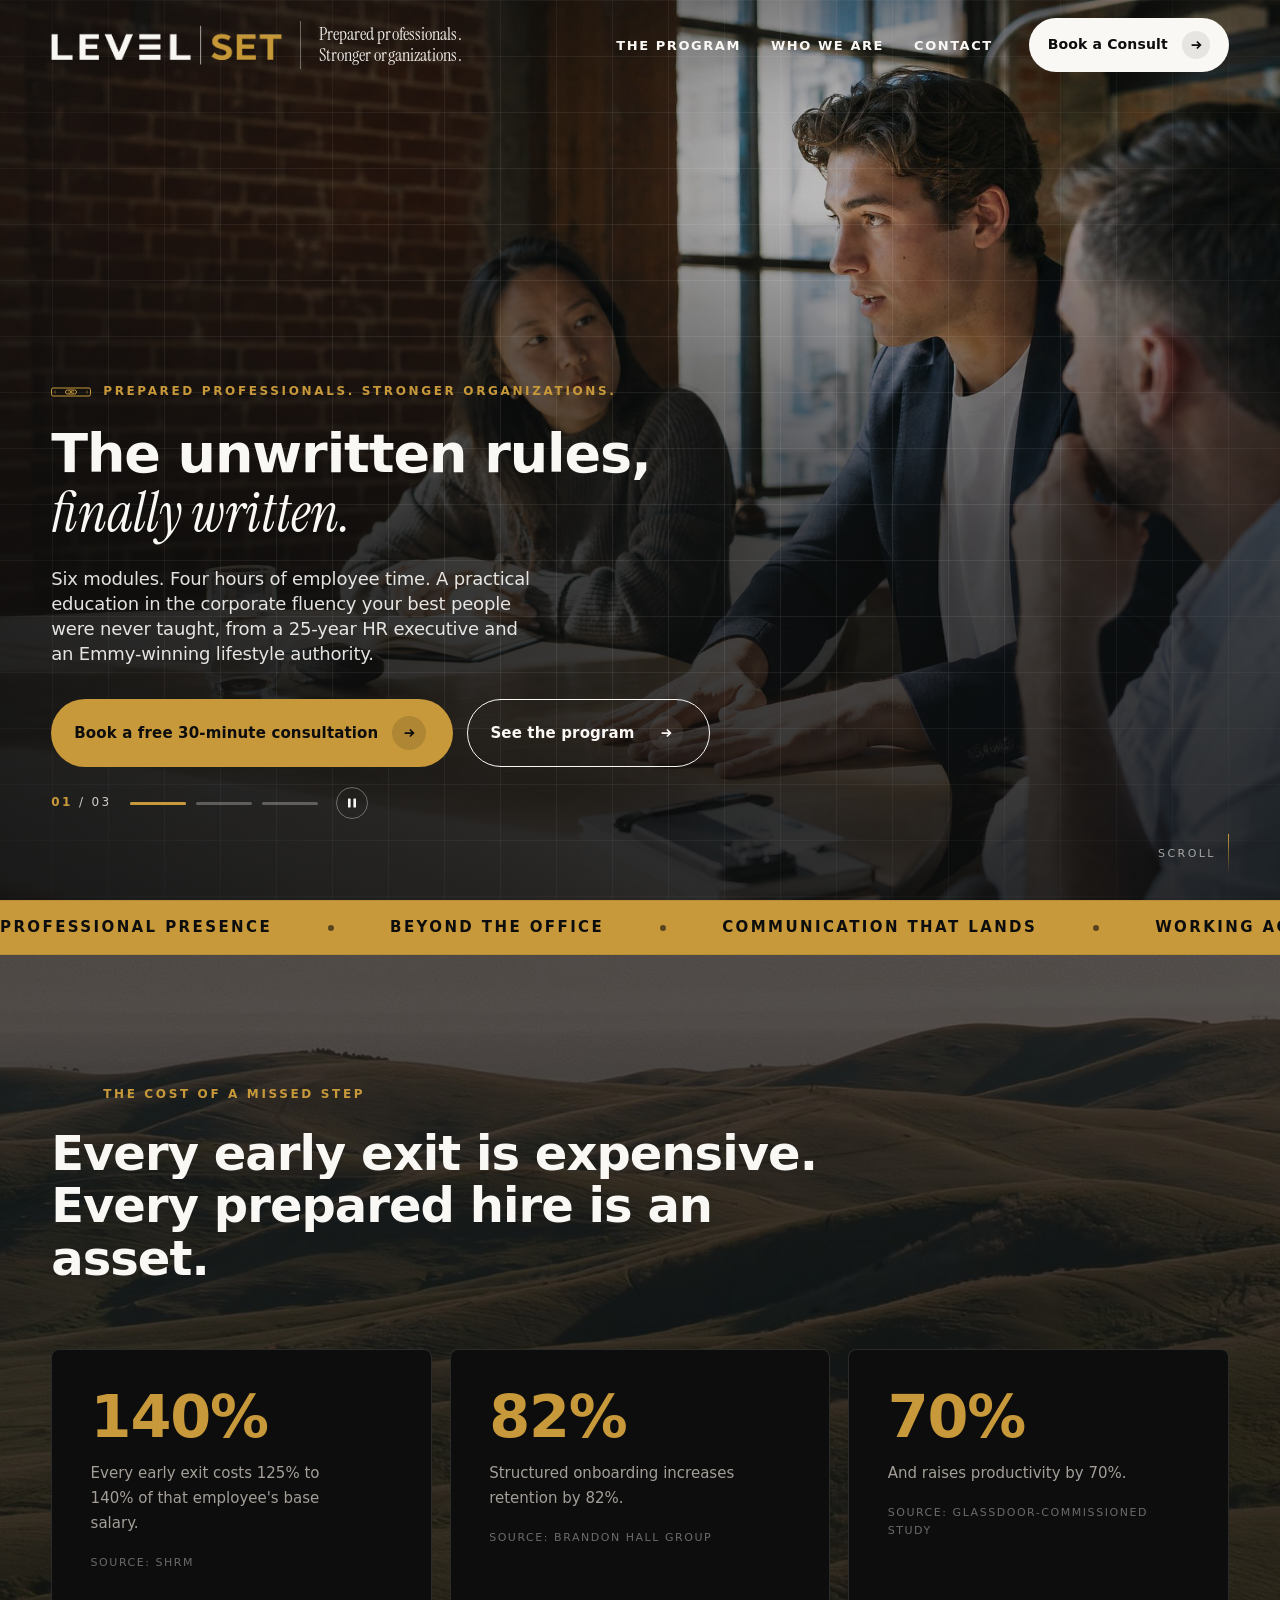
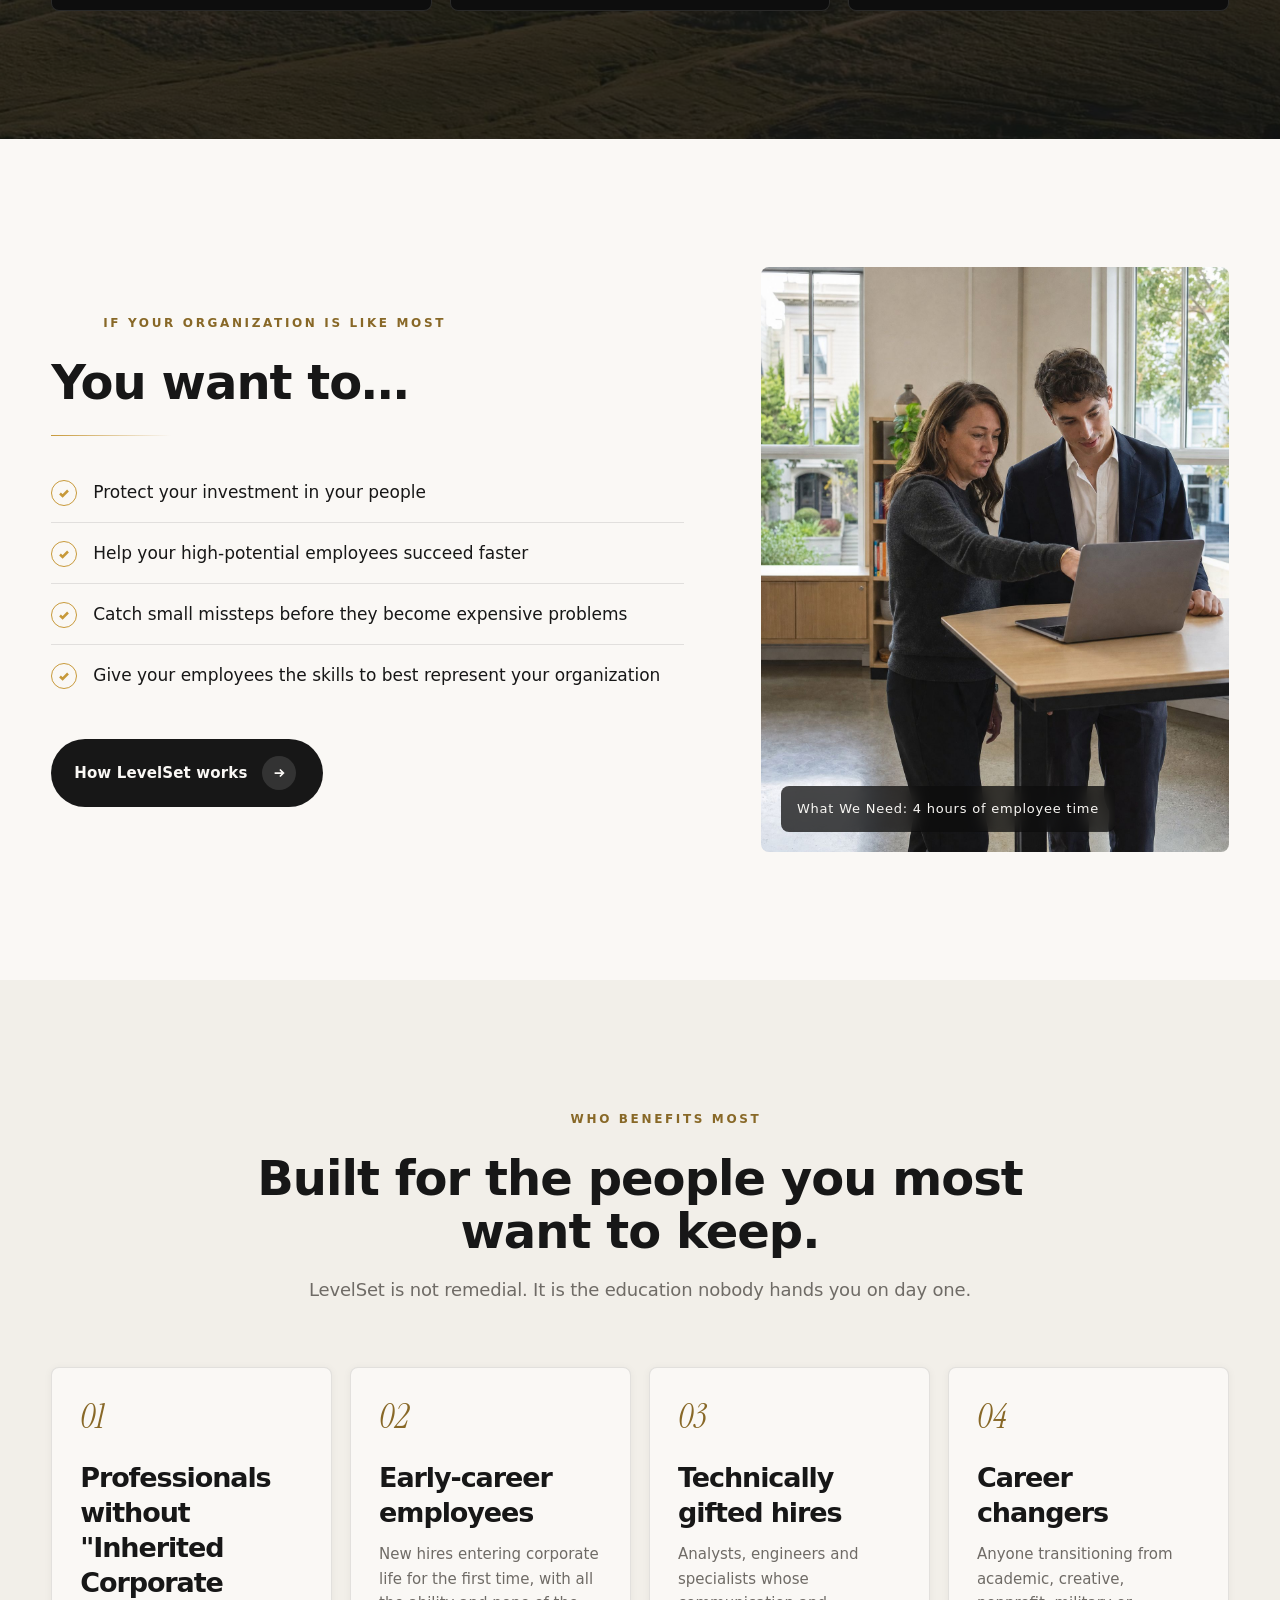
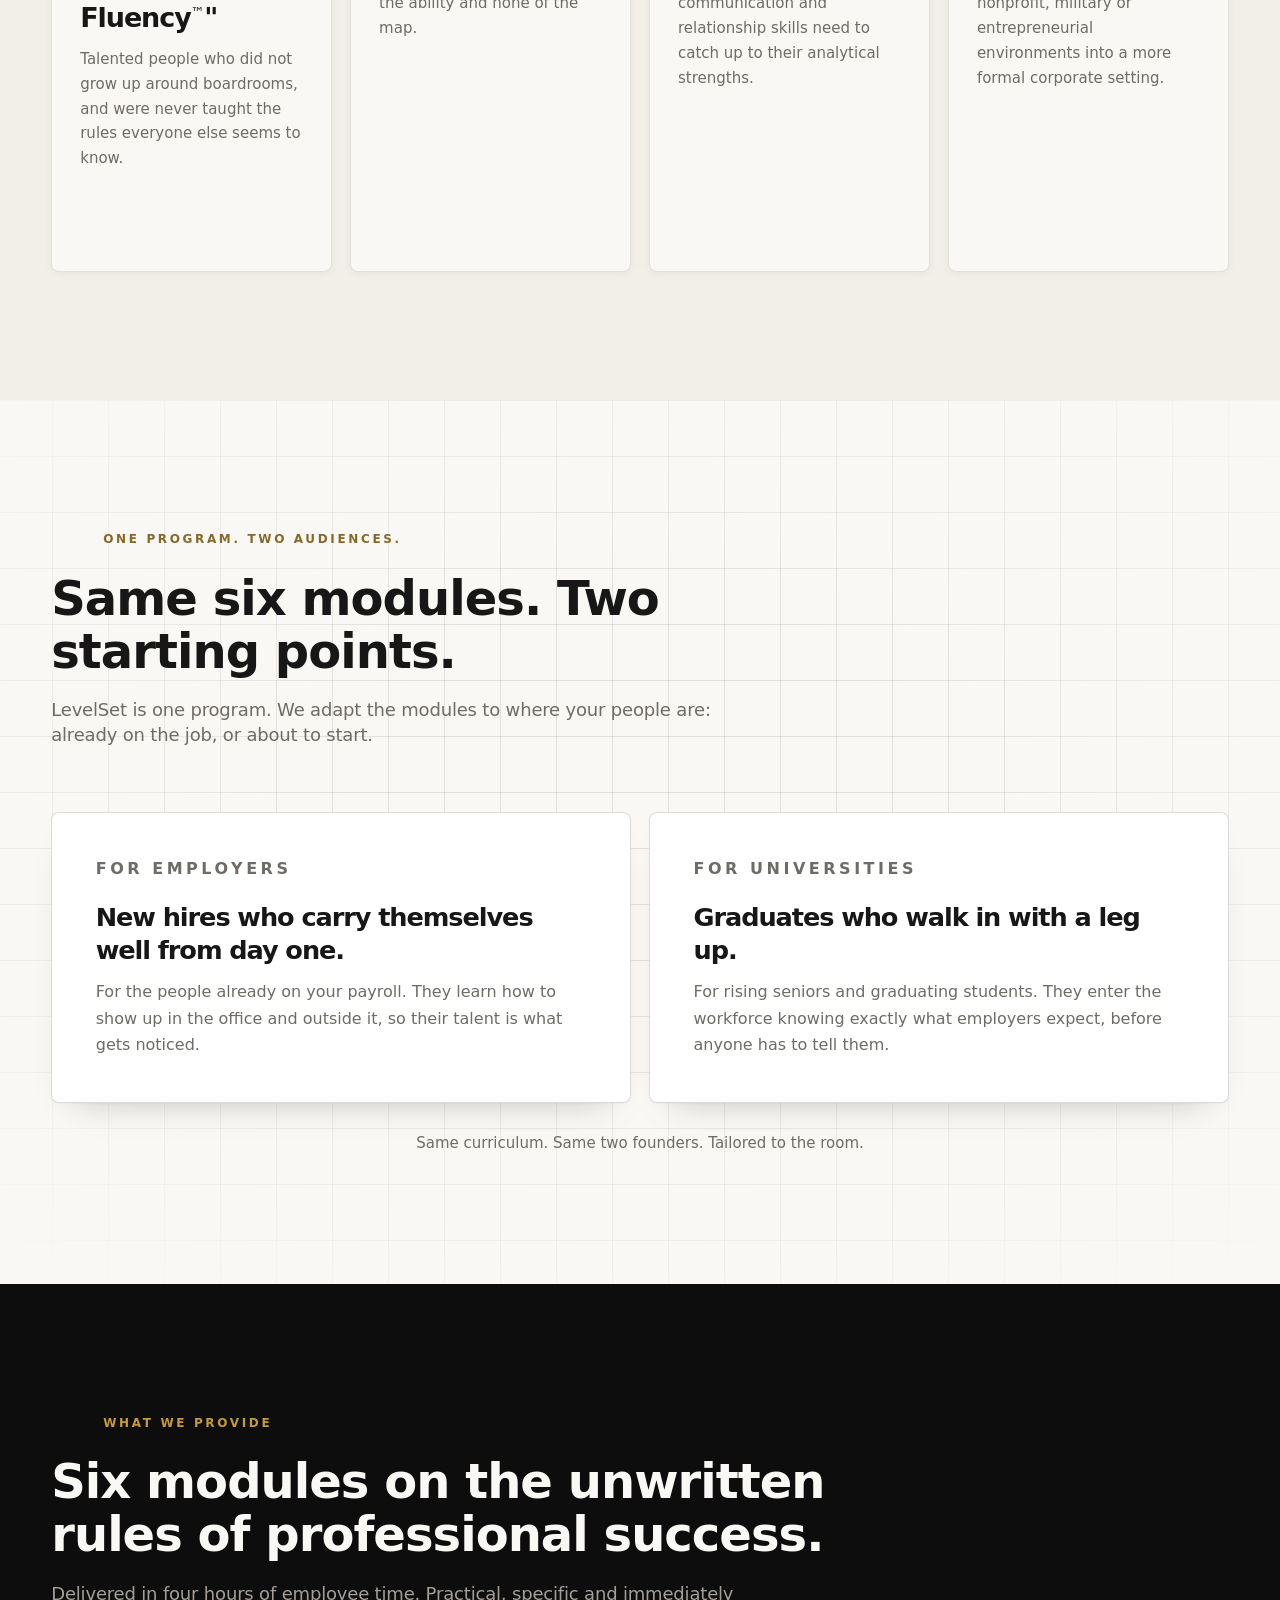
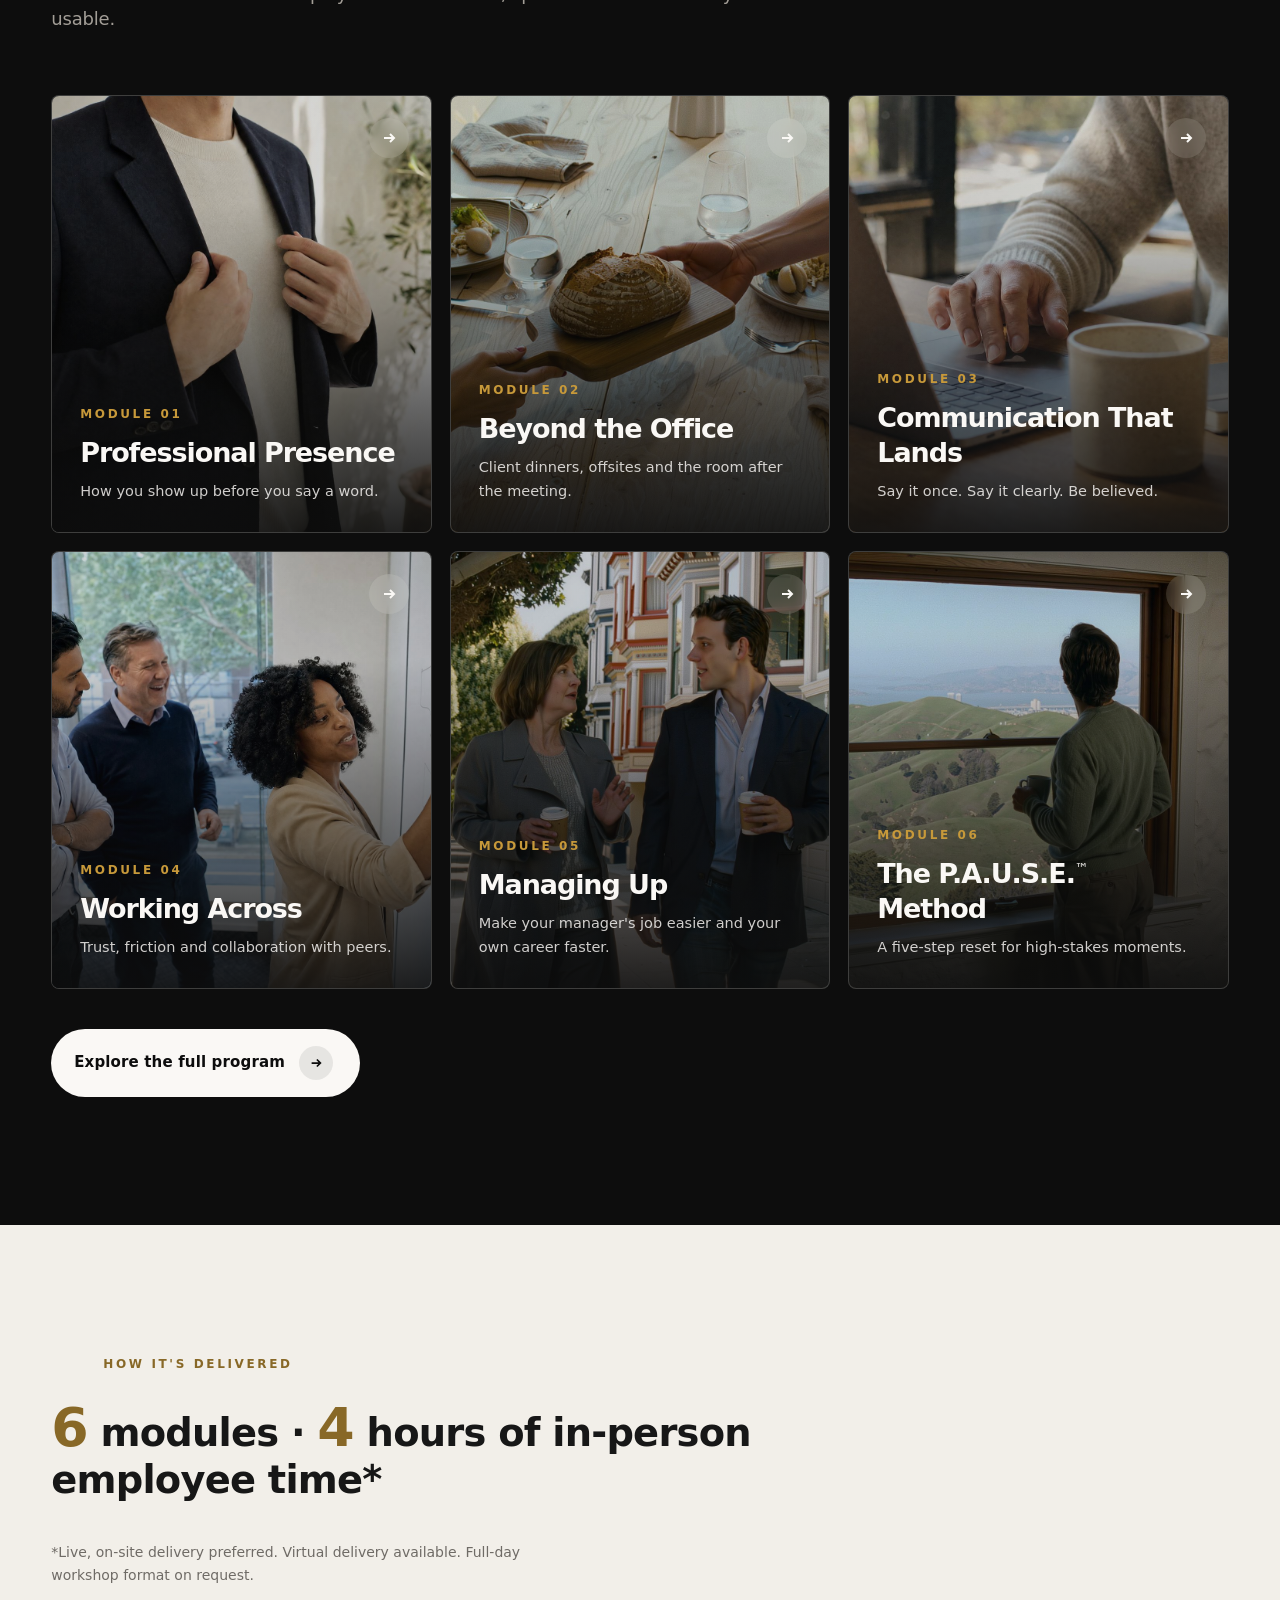
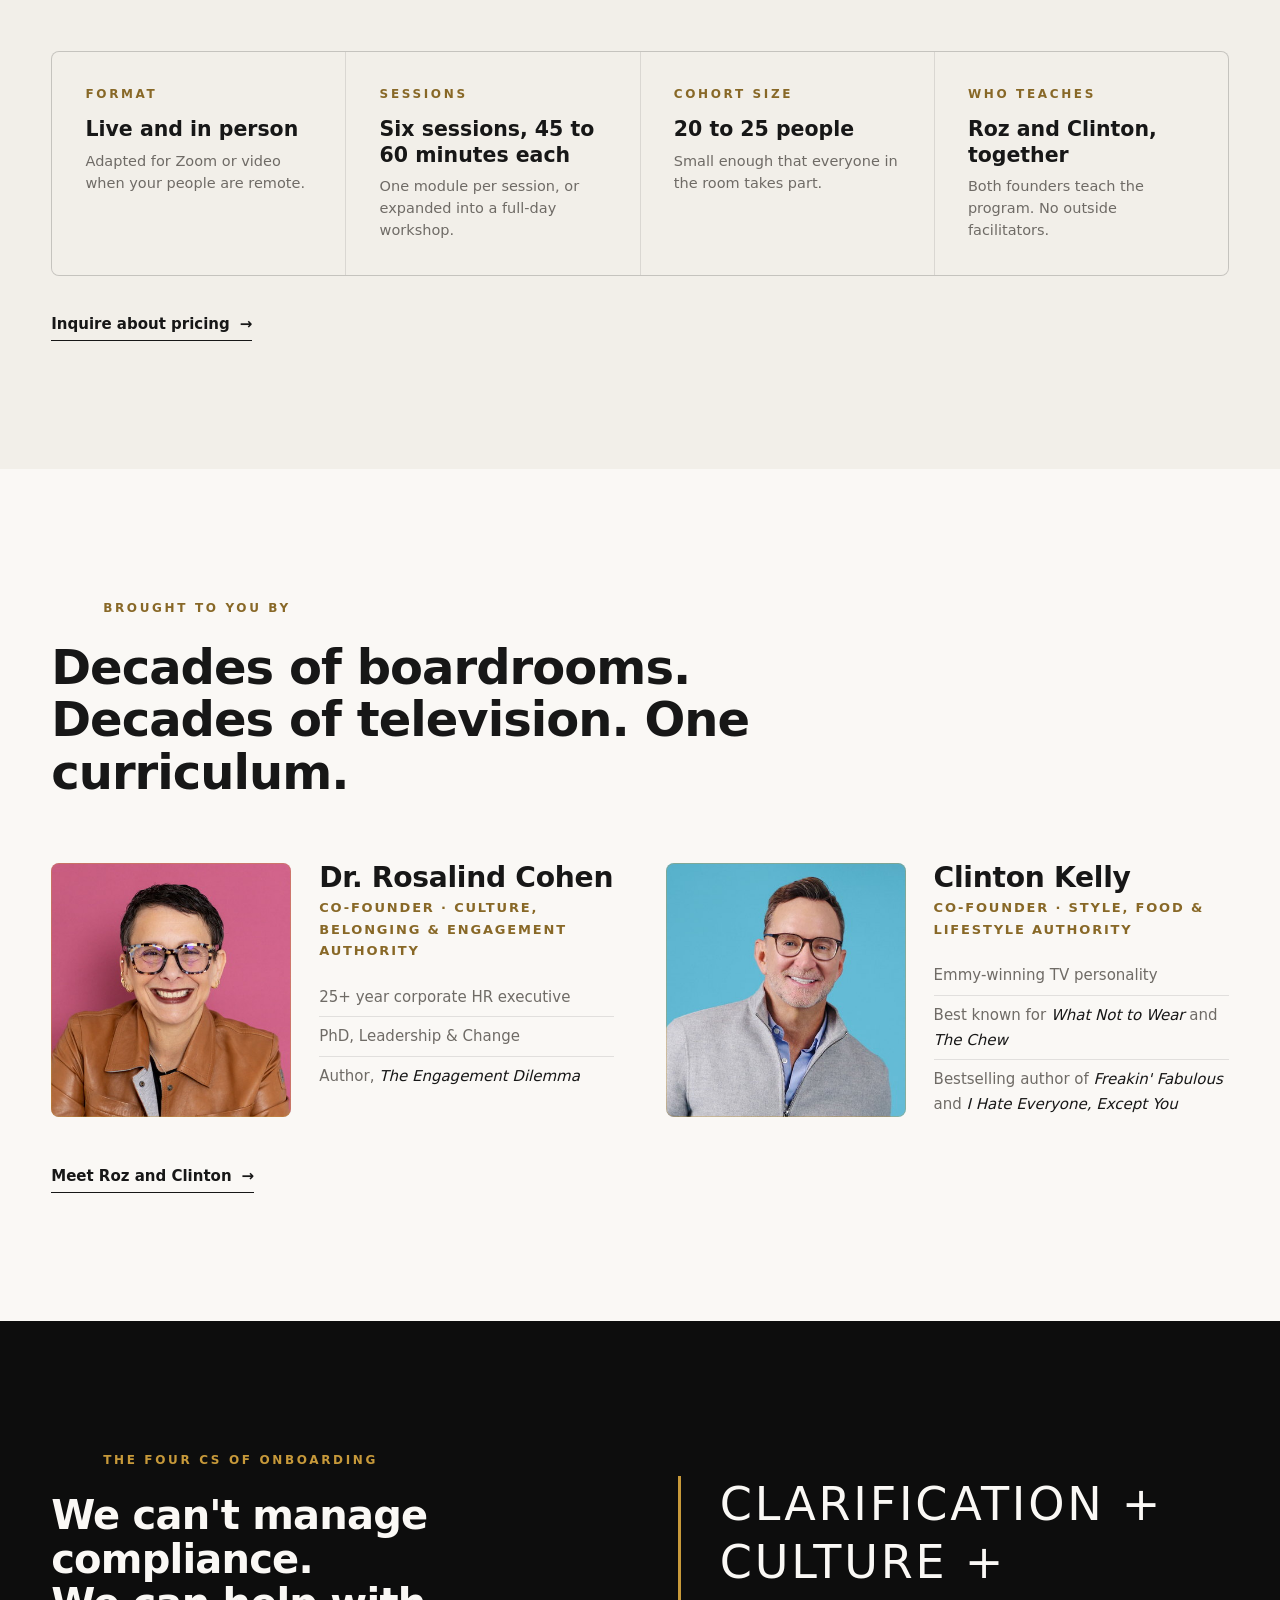
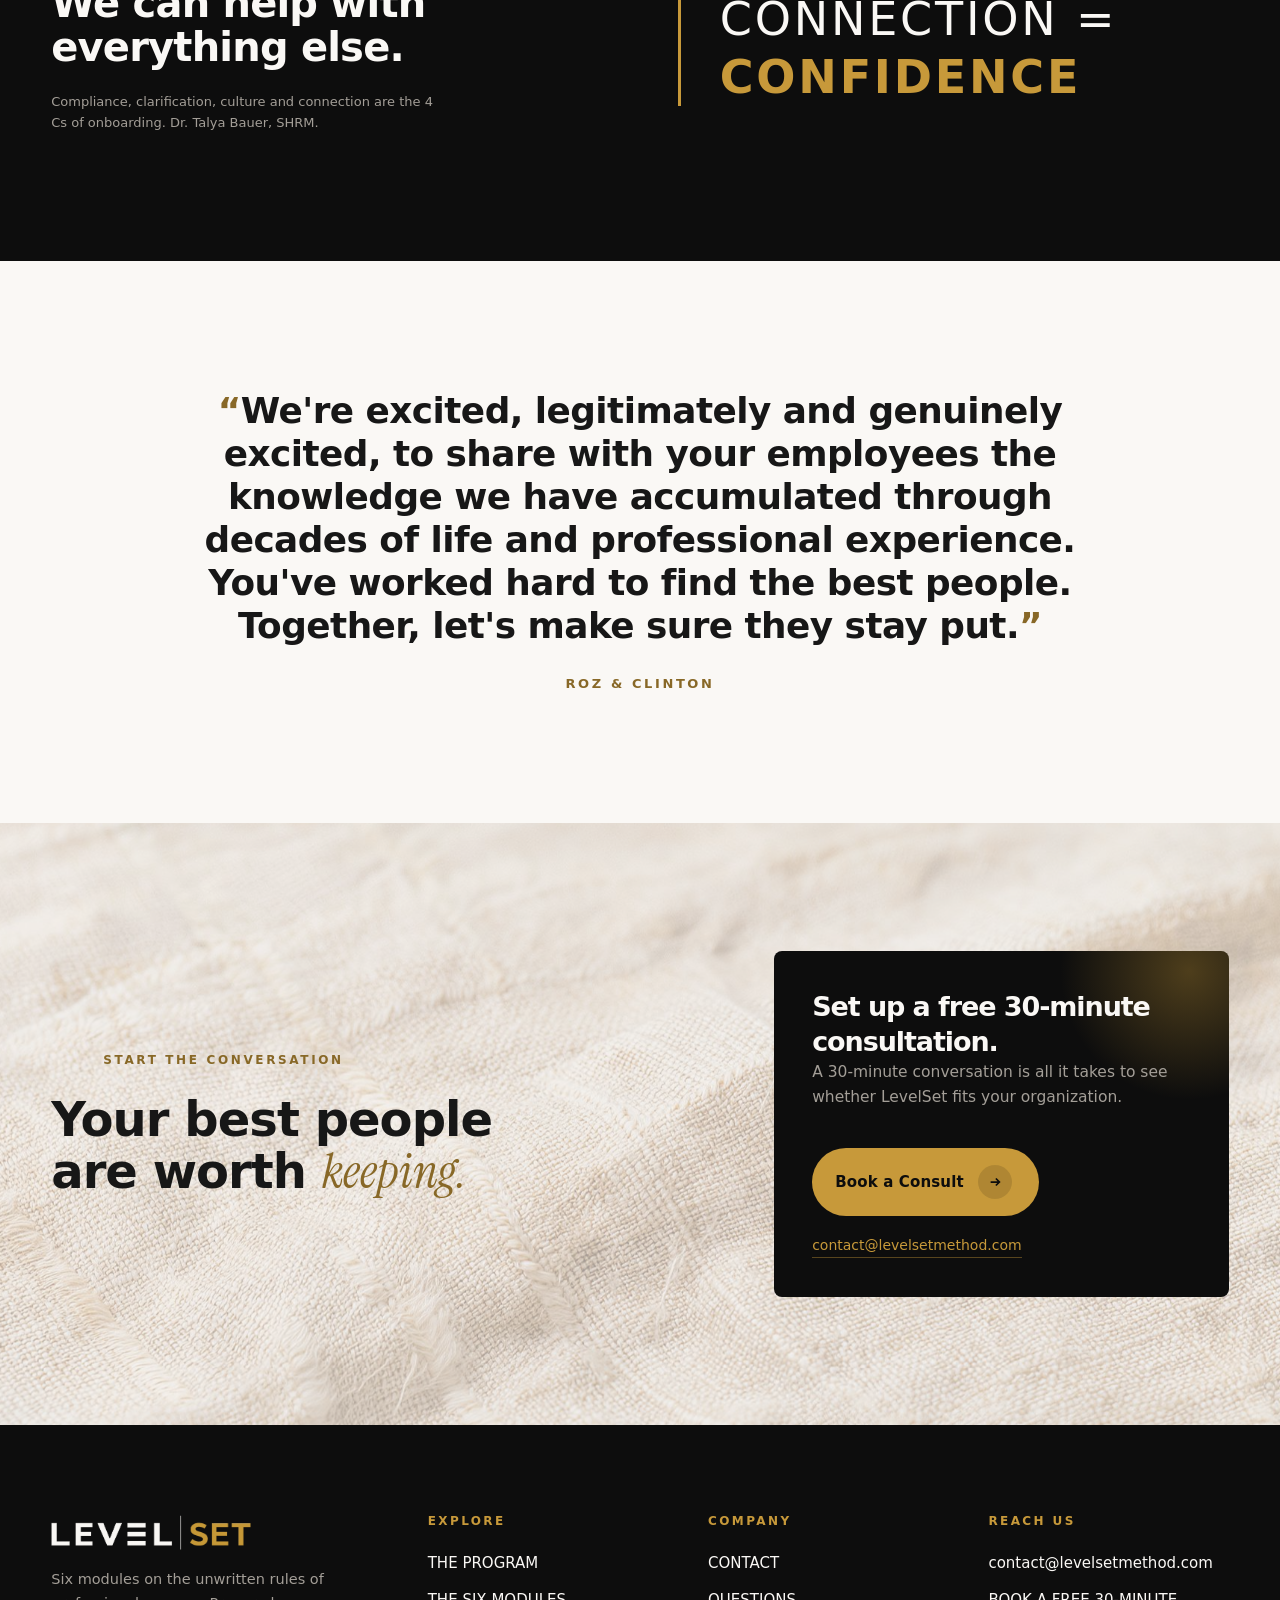
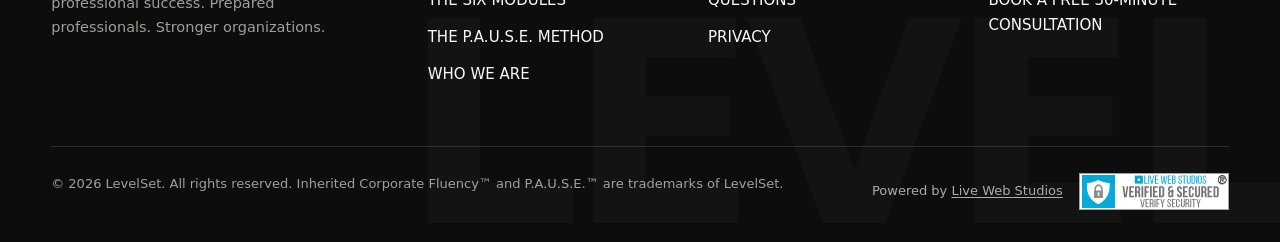
<file: index.html>
<!DOCTYPE html>
<html lang="en" class="no-js">
<head>
<!-- Google tag (gtag.js) -->
<script async src="https://www.googletagmanager.com/gtag/js?id=G-K91WGNN9FK"></script>
<script>
  window.dataLayer = window.dataLayer || [];
  function gtag(){dataLayer.push(arguments);}
  gtag('js', new Date());

  gtag('config', 'G-K91WGNN9FK');
</script>
  <meta charset="utf-8">
  <meta name="viewport" content="width=device-width, initial-scale=1">
  <script>document.documentElement.classList.replace("no-js","js");</script>
  <title>LevelSet | Prepared Professionals. Stronger Organizations.</title>
  <meta name="description" content="A six-module corporate program from Dr. Rosalind Cohen and Clinton Kelly on the unwritten rules of professional success. Four hours of employee time.">
  <link rel="canonical" href="https://levelsetmethod.com/">
  <meta property="og:type" content="website">
  <meta property="og:site_name" content="LevelSet">
  <meta property="og:title" content="LevelSet | Prepared Professionals. Stronger Organizations.">
  <meta property="og:description" content="A six-module corporate program from Dr. Rosalind Cohen and Clinton Kelly on the unwritten rules of professional success. Four hours of employee time.">
  <meta property="og:url" content="https://levelsetmethod.com/">
  <meta property="og:image" content="https://levelsetmethod.com/images/hero-01.jpg">
  <meta name="twitter:card" content="summary_large_image">
  <meta name="theme-color" content="#0d0d0d">
  <link rel="icon" href="favicon.png" type="image/png">
  <link rel="preconnect" href="https://fonts.googleapis.com">
  <link rel="preconnect" href="https://fonts.gstatic.com" crossorigin>
  <link href="https://fonts.googleapis.com/css2?family=Instrument+Serif:ital@0;1&display=swap" rel="stylesheet">
  <link rel="preload" as="image" href="images/hero-01.jpg" fetchpriority="high">
  <link rel="stylesheet" href="css/styles.css">
  <script type="application/ld+json">
  {
    "@context": "https://schema.org",
    "@graph": [
      {
        "@type": "Organization",
        "@id": "https://levelsetmethod.com/#organization",
        "name": "LevelSet",
        "url": "https://levelsetmethod.com/",
        "email": "contact@levelsetmethod.com",
        "logo": "https://levelsetmethod.com/logo/levelset_logo_transparent.png",
        "description": "LevelSet is a six-module corporate onboarding program that teaches early-career and high-potential employees the unwritten rules of professional success.",
        "areaServed": "US",
        "founder": [
          {
            "@type": "Person",
            "name": "Dr. Rosalind Cohen",
            "jobTitle": "Co-Founder"
          },
          {
            "@type": "Person",
            "name": "Clinton Kelly",
            "jobTitle": "Co-Founder"
          }
        ],
        "contactPoint": {
          "@type": "ContactPoint",
          "contactType": "sales",
          "email": "contact@levelsetmethod.com",
          "areaServed": "US",
          "availableLanguage": "English"
        }
      },
      {
        "@type": "WebSite",
        "@id": "https://levelsetmethod.com/#website",
        "url": "https://levelsetmethod.com/",
        "name": "LevelSet",
        "publisher": {
          "@id": "https://levelsetmethod.com/#organization"
        }
      }
    ]
  }
  </script>
</head>
<body class="levels">
<a class="skip" href="#main">Skip to content</a>
<header class="header" id="top">
  <div class="container">
    <div class="header__brand">
      <a class="header__logo" href="index.html" aria-label="LevelSet home">
        <img class="light" src="logo/levelset_logo_white.png" alt="LevelSet" width="1058" height="188">
        <img class="dark" src="logo/levelset_logo_transparent.png" alt="" width="1058" height="188" aria-hidden="true">
      </a>
      <p class="header__tagline" aria-hidden="true">Prepared professionals.<br>Stronger organizations.</p>
    </div>
    <nav class="nav" aria-label="Primary">
      <ul class="nav__links">
        <li><a href="program.html">THE PROGRAM</a></li>
        <li><a href="about.html">WHO WE ARE</a></li>
        <li><a href="contact.html">CONTACT</a></li>
      </ul>
      <a class="btn btn--gold" href="contact.html">Book a Consult <span class="arrow" aria-hidden="true"><svg viewBox="0 0 16 16" fill="none" stroke="currentColor" stroke-width="2"><path d="M3 8h10M9 4l4 4-4 4"/></svg></span></a>
      <button class="burger" aria-label="Open menu" aria-expanded="false" aria-controls="mobile-nav"><span></span><span></span><span></span></button>
    </nav>
  </div>
</header>
<nav class="mobile-nav" id="mobile-nav" aria-label="Mobile">
  <a href="index.html">HOME</a>
  <a href="program.html">THE PROGRAM</a>
  <a href="about.html">WHO WE ARE</a>
  <a href="contact.html">CONTACT</a>
  <a class="mobile-nav__cta" href="mailto:contact@levelsetmethod.com">contact@levelsetmethod.com</a>
  <p class="mobile-nav__tagline">Prepared professionals.<br>Stronger organizations.</p>
</nav>
<main id="main">

<section class="hero" aria-label="Introduction">
  <div class="hero__slides">
    <div class="slide is-active"><div class="slide__img" style="background-image:url(images/hero-01.jpg)" role="img" aria-label="A new hire leans in to speak during a team meeting at a long oak table in a brick office"></div></div>
    <div class="slide slide--deep"><div class="slide__img" style="background-image:url(images/hero-02.jpg)" role="img" aria-label="A young professional adjusts her sleeve while waiting at the elevator in a concrete and oak lobby"></div></div>
    <div class="slide"><div class="slide__img" style="background-image:url(images/hero-03.jpg)" role="img" aria-label="A new hire watches a senior colleague at a relaxed daylight team lunch"></div></div>
  </div>
  <div class="hero__content container">
    <div class="hero__stack">
    <div class="hero__grid">
      <div class="hero__text">
        <div class="hero__text-item is-active">
          <p class="eyebrow">Prepared professionals. Stronger organizations.</p>
          <h1 class="hero__title">The unwritten rules, <span class="serif">finally written.</span></h1>
        </div>
        <div class="hero__text-item">
          <p class="eyebrow">Six modules · Four hours</p>
          <p class="hero__title" role="heading" aria-level="2">Talent gets them hired. <span class="serif">Fluency keeps them.</span></p>
        </div>
        <div class="hero__text-item">
          <p class="eyebrow">For employers and universities</p>
          <p class="hero__title" role="heading" aria-level="2">Ready on day one. <span class="serif">Not year three.</span></p>
        </div>
      </div>
      <p class="hero__copy">Six modules. Four hours of employee time. A practical education in the corporate fluency your best people were never taught, from a 25-year HR executive and an Emmy-winning lifestyle authority.</p>
    </div>
    <div class="hero__bottom">
      <div class="btn-row">
        <a class="btn btn--gold" href="contact.html">Book a free 30-minute consultation <span class="arrow" aria-hidden="true"><svg viewBox="0 0 16 16" fill="none" stroke="currentColor" stroke-width="2"><path d="M3 8h10M9 4l4 4-4 4"/></svg></span></a>
        <a class="btn btn--ghost" href="program.html">See the program <span class="arrow" aria-hidden="true"><svg viewBox="0 0 16 16" fill="none" stroke="currentColor" stroke-width="2"><path d="M3 8h10M9 4l4 4-4 4"/></svg></span></a>
      </div>
      <div class="hero__meta">
        <span><span class="num">01</span> / 03</span>
        <div class="hero__dots" role="tablist" aria-label="Slides">
          <button class="dot is-active" role="tab" aria-selected="true" aria-label="Slide 1"></button>
          <button class="dot" role="tab" aria-selected="false" aria-label="Slide 2"></button>
          <button class="dot" role="tab" aria-selected="false" aria-label="Slide 3"></button>
        </div>
        <button class="hero__pause" type="button" aria-pressed="false" aria-label="Pause slideshow"><svg class="i-pause" viewBox="0 0 12 12" fill="currentColor" aria-hidden="true"><rect x="2" y="1.5" width="2.6" height="9" rx=".6"/><rect x="7.4" y="1.5" width="2.6" height="9" rx=".6"/></svg><svg class="i-play" viewBox="0 0 12 12" fill="currentColor" aria-hidden="true"><path d="M3 1.6v8.8L10.4 6z"/></svg></button>
      </div>
    </div>
    </div>
  </div>
  <div class="hero__scroll" aria-hidden="true">Scroll <i></i></div>
</section>

<div class="strip" aria-hidden="true">
  <div class="strip__track">
    <span>Professional Presence</span><span>Beyond the Office</span><span>Communication That Lands</span><span>Working Across</span><span>Managing Up</span><span>The P.A.U.S.E. Method</span>
    <span>Professional Presence</span><span>Beyond the Office</span><span>Communication That Lands</span><span>Working Across</span><span>Managing Up</span><span>The P.A.U.S.E. Method</span>
  </div>
</div>

<section class="section section--dark" id="why">
  <div class="bg-image bg-parallax" style="background-image:url(images/bg-hills.jpg);opacity:.35;background-position:center"></div>
  <div class="container">
    <div class="section-head reveal">
      <p class="eyebrow">The cost of a missed step</p>
      <h2 class="h-l reveal-lines">Every early exit is expensive. Every prepared hire is an asset.</h2>
    </div>
    <div class="stats rock">
      <div class="stat">
        <div class="stat__num"><span data-count="140" data-suffix="%">140%</span></div>
        <p class="stat__label">Every early exit costs 125% to 140% of that employee's base salary.</p>
        <p class="stat__src">Source: SHRM</p>
      </div>
      <div class="stat">
        <div class="stat__num"><span data-count="82" data-suffix="%">82%</span></div>
        <p class="stat__label">Structured onboarding increases retention by 82%.</p>
        <p class="stat__src">Source: Brandon Hall Group</p>
      </div>
      <div class="stat">
        <div class="stat__num"><span data-count="70" data-suffix="%">70%</span></div>
        <p class="stat__label">And raises productivity by 70%.</p>
        <p class="stat__src">Source: Glassdoor-commissioned study</p>
      </div>
    </div>
  </div>
</section>

<section class="section" id="outcomes">
  <div class="container">
    <div class="split split--wide-left">
      <div class="reveal">
        <p class="eyebrow">If your organization is like most</p>
        <h2 class="h-l">You want to…</h2>
        <div class="rule"></div>
        <ul class="checklist reveal-stagger">
          <li><span class="check" aria-hidden="true"><svg viewBox="0 0 12 12"><path d="M2 6.5l2.6 2.5L10 3.5"/></svg></span><span>Protect your investment in your people</span></li>
          <li><span class="check" aria-hidden="true"><svg viewBox="0 0 12 12"><path d="M2 6.5l2.6 2.5L10 3.5"/></svg></span><span>Help your high-potential employees succeed faster</span></li>
          <li><span class="check" aria-hidden="true"><svg viewBox="0 0 12 12"><path d="M2 6.5l2.6 2.5L10 3.5"/></svg></span><span>Catch small missteps before they become expensive problems</span></li>
          <li><span class="check" aria-hidden="true"><svg viewBox="0 0 12 12"><path d="M2 6.5l2.6 2.5L10 3.5"/></svg></span><span>Give your employees the skills to best represent your organization</span></li>
        </ul>
        <div class="btn-row" style="margin-top:34px">
          <a class="btn" href="program.html">How LevelSet works <span class="arrow" aria-hidden="true"><svg viewBox="0 0 16 16" fill="none" stroke="currentColor" stroke-width="2"><path d="M3 8h10M9 4l4 4-4 4"/></svg></span></a>
        </div>
      </div>
      <div class="split__media reveal">
        <img src="images/outcomes-first-week.jpg" alt="A manager walks a new hire through his first week at a standing desk in a bright open office" loading="lazy" width="1400" height="1750">
        <span class="split__caption">What We Need: 4 hours of employee time</span>
      </div>
    </div>
  </div>
</section>

<section class="section section--cream2" id="who">
  <div class="container">
    <div class="section-head section-head--center reveal">
      <p class="eyebrow">Who benefits most</p>
      <h2 class="h-l">Built for the people you most want to keep.</h2>
      <p class="lead muted">LevelSet is not remedial. It is the education nobody hands you on day one.</p>
    </div>
    <div class="cards cards--level reveal-stagger">
      <div class="card"><div class="card__num">01</div><h3>Professionals without "Inherited Corporate Fluency<sup class="tm">&trade;</sup>"</h3><p>Talented people who did not grow up around boardrooms, and were never taught the rules everyone else seems to know.</p><span class="level-mark level-mark--card" aria-hidden="true"></span></div>
      <div class="card"><div class="card__num">02</div><h3>Early-career employees</h3><p>New hires entering corporate life for the first time, with all the ability and none of the map.</p><span class="level-mark level-mark--card" aria-hidden="true"></span></div>
      <div class="card"><div class="card__num">03</div><h3>Technically gifted hires</h3><p>Analysts, engineers and specialists whose communication and relationship skills need to catch up to their analytical strengths.</p><span class="level-mark level-mark--card" aria-hidden="true"></span></div>
      <div class="card"><div class="card__num">04</div><h3>Career changers</h3><p>Anyone transitioning from academic, creative, nonprofit, military or entrepreneurial environments into a more formal corporate setting.</p><span class="level-mark level-mark--card" aria-hidden="true"></span></div>
    </div>
  </div>
</section>

<section class="section section--grid" id="audiences">
  <div class="container">
    <div class="section-head reveal">
      <p class="eyebrow">One program. Two audiences.</p>
      <h2 class="h-l">Same six modules. Two starting points.</h2>
      <p class="lead muted">LevelSet is one program. We adapt the modules to where your people are: already on the job, or about to start.</p>
    </div>
    <div class="cards cards--two rock">
      <div class="card">
        <p class="card__eyebrow">For employers</p>
        <h3>New hires who carry themselves well from day one.</h3>
        <p>For the people already on your payroll. They learn how to show up in the office and outside it, so their talent is what gets noticed.</p>
      </div>
      <div class="card">
        <p class="card__eyebrow">For universities</p>
        <h3>Graduates who walk in with a leg up.</h3>
        <p>For rising seniors and graduating students. They enter the workforce knowing exactly what employers expect, before anyone has to tell them.</p>
      </div>
    </div>
    <p class="audience-note reveal">Same curriculum. Same two founders. Tailored to the room.</p>
  </div>
</section>

<section class="section section--dark" id="modules">
  <div class="container">
    <div class="section-head reveal">
      <p class="eyebrow">What we provide</p>
      <h2 class="h-l">Six modules on the unwritten rules of professional success.</h2>
      <p class="lead muted">Delivered in four hours of employee time. Practical, specific and immediately usable.</p>
    </div>
    <div class="modules reveal-stagger">
      <a class="module" href="program.html#module-01">
        <div class="module__img" style="background-image:url(images/module-01-presence.jpg)"></div>
        <span class="module__go" aria-hidden="true"><svg viewBox="0 0 16 16" fill="none" stroke="currentColor" stroke-width="2"><path d="M3 8h10M9 4l4 4-4 4"/></svg></span>
        <div class="module__body">
          <span class="module__tag">Module 01</span>
          <h3>Professional Presence</h3>
          <p>How you show up before you say a word.</p>
        </div>
      </a>
      <a class="module" href="program.html#module-02">
        <div class="module__img" style="background-image:url(images/module-02-beyond.jpg)"></div>
        <span class="module__go" aria-hidden="true"><svg viewBox="0 0 16 16" fill="none" stroke="currentColor" stroke-width="2"><path d="M3 8h10M9 4l4 4-4 4"/></svg></span>
        <div class="module__body">
          <span class="module__tag">Module 02</span>
          <h3>Beyond the Office</h3>
          <p>Client dinners, offsites and the room after the meeting.</p>
        </div>
      </a>
      <a class="module" href="program.html#module-03">
        <div class="module__img" style="background-image:url(images/module-03-communication.jpg)"></div>
        <span class="module__go" aria-hidden="true"><svg viewBox="0 0 16 16" fill="none" stroke="currentColor" stroke-width="2"><path d="M3 8h10M9 4l4 4-4 4"/></svg></span>
        <div class="module__body">
          <span class="module__tag">Module 03</span>
          <h3>Communication That Lands</h3>
          <p>Say it once. Say it clearly. Be believed.</p>
        </div>
      </a>
      <a class="module" href="program.html#module-04">
        <div class="module__img" style="background-image:url(images/module-04-across.jpg)"></div>
        <span class="module__go" aria-hidden="true"><svg viewBox="0 0 16 16" fill="none" stroke="currentColor" stroke-width="2"><path d="M3 8h10M9 4l4 4-4 4"/></svg></span>
        <div class="module__body">
          <span class="module__tag">Module 04</span>
          <h3>Working Across</h3>
          <p>Trust, friction and collaboration with peers.</p>
        </div>
      </a>
      <a class="module" href="program.html#module-05">
        <div class="module__img" style="background-image:url(images/module-05-managing-up.jpg)"></div>
        <span class="module__go" aria-hidden="true"><svg viewBox="0 0 16 16" fill="none" stroke="currentColor" stroke-width="2"><path d="M3 8h10M9 4l4 4-4 4"/></svg></span>
        <div class="module__body">
          <span class="module__tag">Module 05</span>
          <h3>Managing Up</h3>
          <p>Make your manager's job easier and your own career faster.</p>
        </div>
      </a>
      <a class="module" href="program.html#module-06">
        <div class="module__img" style="background-image:url(images/module-06-pause.jpg)"></div>
        <span class="module__go" aria-hidden="true"><svg viewBox="0 0 16 16" fill="none" stroke="currentColor" stroke-width="2"><path d="M3 8h10M9 4l4 4-4 4"/></svg></span>
        <div class="module__body">
          <span class="module__tag">Module 06</span>
          <h3>The P.A.U.S.E.<sup class="tm">&trade;</sup> Method</h3>
          <p>A five-step reset for high-stakes moments.</p>
        </div>
      </a>
    </div>
    <div class="btn-row" style="margin-top:40px">
      <a class="btn btn--light" href="program.html">Explore the full program <span class="arrow" aria-hidden="true"><svg viewBox="0 0 16 16" fill="none" stroke="currentColor" stroke-width="2"><path d="M3 8h10M9 4l4 4-4 4"/></svg></span></a>
    </div>
  </div>
</section>

<section class="section section--cream2" id="delivery">
  <div class="container">
    <div class="section-head reveal">
      <p class="eyebrow">How it's delivered</p>
      <p class="delivery__stat"><span class="gold">6</span> modules &middot; <span class="gold">4</span> hours of in-person employee time<a href="#delivery-note" aria-label="See delivery note">*</a></p>
      <p class="delivery__note" id="delivery-note">*Live, on-site delivery preferred. Virtual delivery available. Full-day workshop format on request.</p>
    </div>
    <dl class="facts reveal-stagger">
      <div class="fact"><dt>Format</dt><dd>Live and in person<span>Adapted for Zoom or video when your people are remote.</span></dd></div>
      <div class="fact"><dt>Sessions</dt><dd>Six sessions, 45 to 60 minutes each<span>One module per session, or expanded into a full-day workshop.</span></dd></div>
      <div class="fact"><dt>Cohort size</dt><dd>20 to 25 people<span>Small enough that everyone in the room takes part.</span></dd></div>
      <div class="fact"><dt>Who teaches</dt><dd>Roz and Clinton, together<span>Both founders teach the program. No outside facilitators.</span></dd></div>
    </dl>
    <div class="btn-row reveal" style="margin-top:36px">
      <a class="link" href="contact.html">Inquire about pricing <span aria-hidden="true">&rarr;</span></a>
    </div>
  </div>
</section>

<section class="section" id="founders">
  <div class="container">
    <div class="section-head reveal">
      <p class="eyebrow">Brought to you by</p>
      <h2 class="h-l">Decades of boardrooms. Decades of television. One curriculum.</h2>
    </div>
    <div class="founders reveal-stagger">
      <article class="founder">
        <div class="founder__photo sway"><img src="images/levelset_headshot_roz.jpg" alt="Dr. Rosalind Cohen" loading="lazy" width="422" height="446"></div>
        <div>
          <h3>Dr. Rosalind Cohen</h3>
          <p class="founder__role">Co-founder &middot; Culture, belonging &amp; engagement authority</p>
          <ul>
            <li>25+ year corporate HR executive</li>
            <li>PhD, Leadership &amp; Change</li>
            <li>Author, <em>The Engagement Dilemma</em></li>
          </ul>
        </div>
      </article>
      <article class="founder">
        <div class="founder__photo sway sway--alt"><img src="images/levelset_headshot_clinton.jpg" alt="Clinton Kelly" loading="lazy" width="413" height="440"></div>
        <div>
          <h3>Clinton Kelly</h3>
          <p class="founder__role">Co-founder &middot; Style, food &amp; lifestyle authority</p>
          <ul>
            <li>Emmy-winning TV personality</li>
            <li>Best known for <em>What Not to Wear</em> and <em>The Chew</em></li>
            <li>Bestselling author of <em>Freakin' Fabulous</em> and <em>I Hate Everyone, Except You</em></li>
          </ul>
        </div>
      </article>
    </div>
    <div class="btn-row reveal" style="margin-top:40px">
      <a class="link" href="about.html">Meet Roz and Clinton <span aria-hidden="true">&rarr;</span></a>
    </div>
  </div>
</section>

<!-- PROOF SECTION: HIDDEN ON PURPOSE. Do not uncomment until LevelSet has
     real pilot results or real, attributed quotes the client has approved in
     writing. Never invent proof, never use Roz's or Clinton's past corporate
     clients. Styles are ready in css/styles.css under "Proof". Up to three
     .proof__item blocks; delete any you don't have content for.
<section class="section section--cream2" id="proof">
  <div class="container">
    <div class="section-head reveal">
      <p class="eyebrow">From the room</p>
      <h2 class="h-l">HEADLINE HERE.</h2>
    </div>
    <div class="proof reveal">
      <figure class="proof__item">
        <blockquote>QUOTE TEXT</blockquote>
        <figcaption><strong>NAME</strong><span>TITLE, ORGANIZATION</span></figcaption>
      </figure>
    </div>
  </div>
</section>
-->

<section class="section section--dark" id="formula">
  <div class="container">
    <div class="formula">
      <div class="reveal">
        <p class="eyebrow">The four Cs of onboarding</p>
        <h2 class="h-m">We can't manage compliance. <br>We can help with everything else.</h2>
        <p class="formula__note muted">Compliance, clarification, culture and connection are the 4 Cs of onboarding. Dr. Talya Bauer, SHRM.</p>
      </div>
      <div class="formula__lines">
        <div class="formula__line">Clarification +</div>
        <div class="formula__line">Culture +</div>
        <div class="formula__line">Connection = <strong>Confidence</strong></div>
      </div>
    </div>
  </div>
</section>

<section class="section">
  <div class="container">
    <div class="pull reveal">
      <blockquote>We're excited, legitimately and genuinely excited, to share with your employees the knowledge we have accumulated through decades of life and professional experience. You've worked hard to find the best people. Together, let's make sure they stay put.</blockquote>
      <cite>Roz &amp; Clinton</cite>
    </div>
  </div>
</section>

<section class="section cta">
  <div class="bg-image bg-parallax" style="background-image:url(images/bg-linen.jpg);opacity:.35"></div>
  <div class="container">
    <div class="reveal">
      <p class="eyebrow">Start the conversation</p>
      <h2 class="h-l">Your best people are worth <span class="serif gold">keeping.</span></h2>
    </div>
    <div class="cta__panel reveal">
      <h3 class="h-s">Set up a free 30-minute consultation.</h3>
      <p>A 30-minute conversation is all it takes to see whether LevelSet fits your organization.</p>
      <a class="btn btn--gold" href="contact.html">Book a Consult <span class="arrow" aria-hidden="true"><svg viewBox="0 0 16 16" fill="none" stroke="currentColor" stroke-width="2"><path d="M3 8h10M9 4l4 4-4 4"/></svg></span></a><br>
      <a class="mail" href="mailto:contact@levelsetmethod.com">contact@levelsetmethod.com</a>
    </div>
  </div>
</section>
</main>
<footer class="footer">
  <div class="container">
    <div class="footer__grid">
      <div>
        <img class="footer__logo" src="logo/levelset_logo_white.png" alt="LevelSet" width="1058" height="188" loading="lazy">
        <p>Six modules on the unwritten rules of professional success. Prepared professionals. Stronger organizations.</p>
      </div>
      <div>
        <h2>Explore</h2>
        <ul>
          <li><a href="program.html">THE PROGRAM</a></li>
          <li><a href="program.html#modules">THE SIX MODULES</a></li>
          <li><a href="program.html#module-06">THE P.A.U.S.E. METHOD</a></li>
          <li><a href="about.html">WHO WE ARE</a></li>
        </ul>
      </div>
      <div>
        <h2>Company</h2>
        <ul>
          <li><a href="contact.html">CONTACT</a></li>
          <li><a href="contact.html#faq">QUESTIONS</a></li>
          <li><a href="privacy.html">PRIVACY</a></li>
        </ul>
      </div>
      <div>
        <h2>Reach us</h2>
        <ul>
          <li><a href="mailto:contact@levelsetmethod.com">contact@levelsetmethod.com</a></li>
          <li><a href="contact.html">BOOK A FREE 30-MINUTE CONSULTATION</a></li>
        </ul>
        <span class="level-mark" aria-hidden="true"></span>
      </div>
    </div>
    <div class="footer__bottom">
      <span>&copy; <span data-year>2026</span> LevelSet. All rights reserved. Inherited Corporate Fluency&trade; and P.A.U.S.E.&trade; are trademarks of LevelSet.</span>
      <div class="footer-lws">
        <span class="footer-credit">Powered by <a href="https://livewebstudios.com" target="_blank" rel="noopener">Live Web Studios</a></span>
        <a href="https://livewebstudios.com" class="footer-badge">
          <img src="images/verifiedsecured.png" alt="Verified &amp; Secured by Live Web Studios" loading="lazy" width="150" height="37">
        </a>
      </div>
    </div>
  </div>
  <div class="footer__word" aria-hidden="true">LEVEL</div>
</footer>
<script src="js/main.js" defer></script>
</body>
</html>
</file>
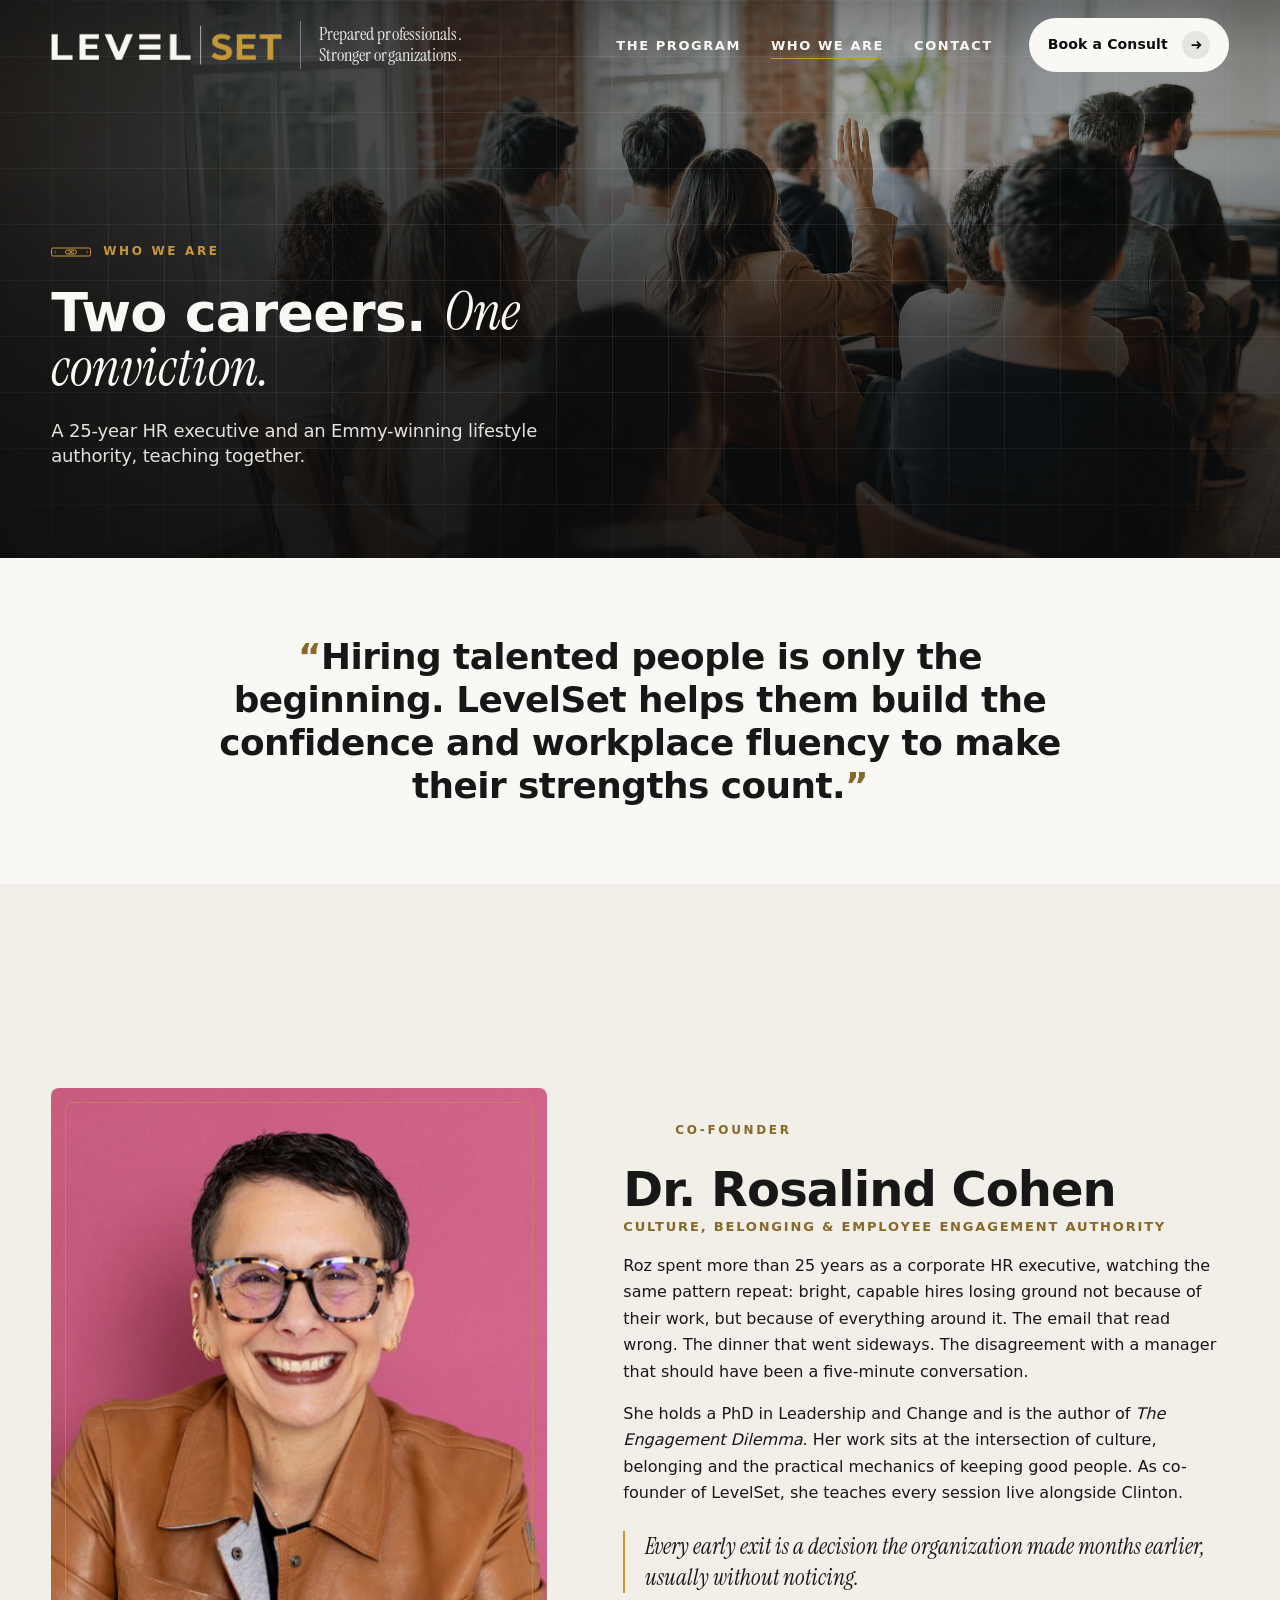
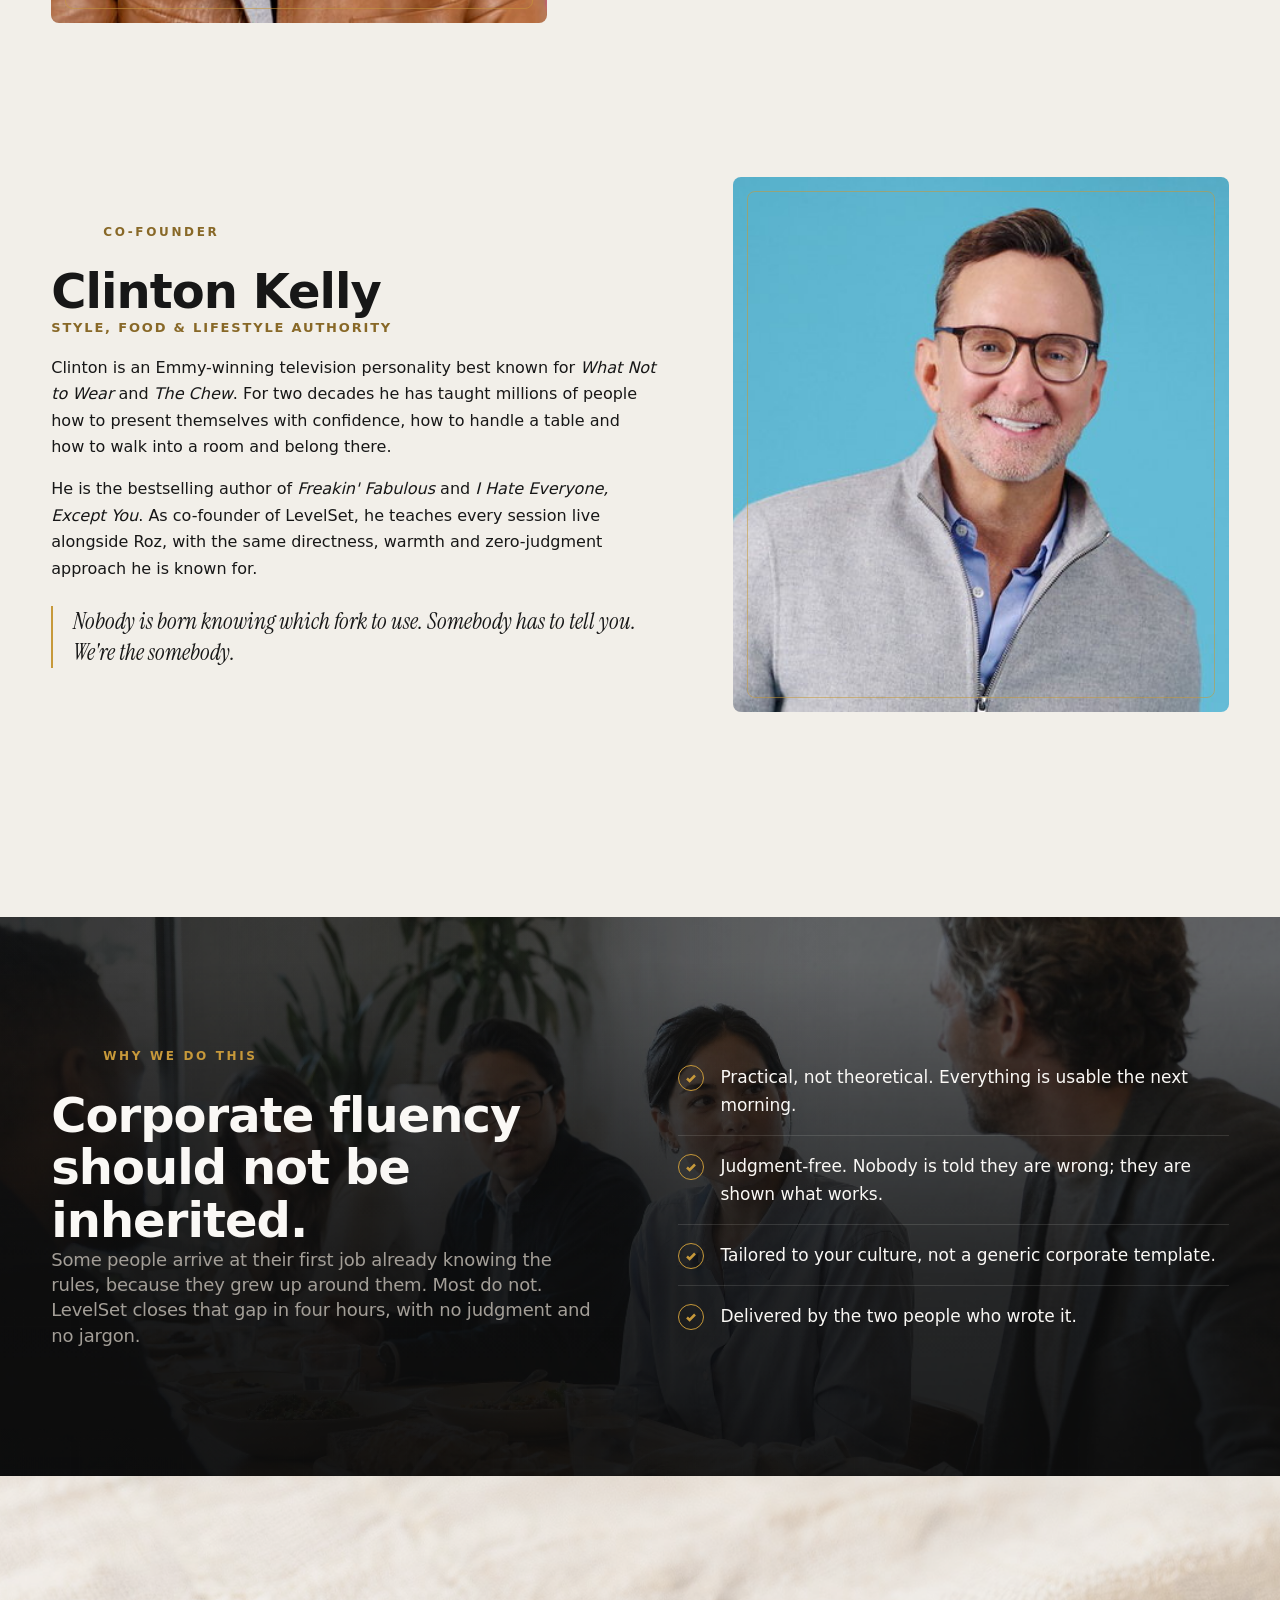
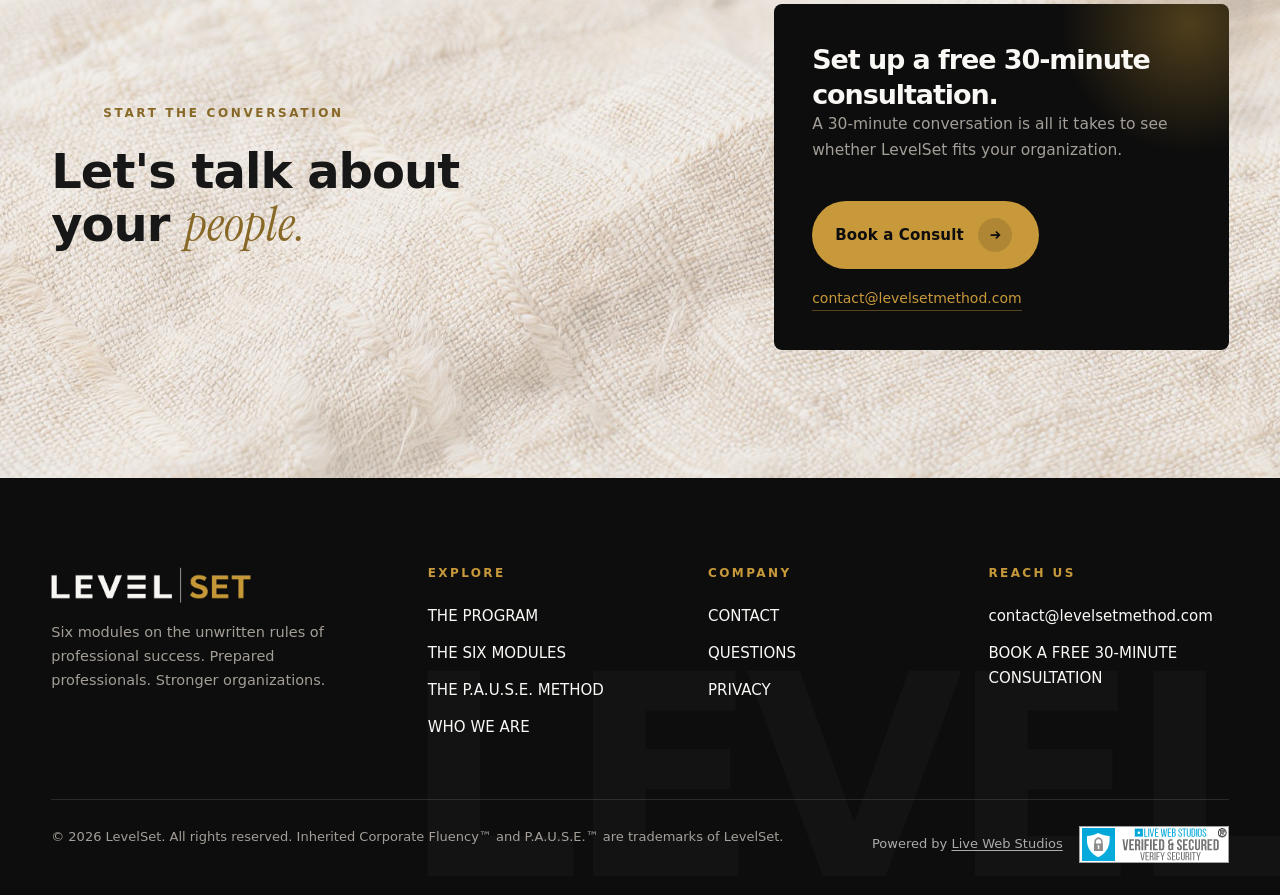
<file: about.html>
<!DOCTYPE html>
<html lang="en" class="no-js">
<head>
<!-- Google tag (gtag.js) -->
<script async src="https://www.googletagmanager.com/gtag/js?id=G-K91WGNN9FK"></script>
<script>
  window.dataLayer = window.dataLayer || [];
  function gtag(){dataLayer.push(arguments);}
  gtag('js', new Date());

  gtag('config', 'G-K91WGNN9FK');
</script>
  <meta charset="utf-8">
  <meta name="viewport" content="width=device-width, initial-scale=1">
  <script>document.documentElement.classList.replace("no-js","js");</script>
  <title>Who We Are | Dr. Rosalind Cohen &amp; Clinton Kelly | LevelSet</title>
  <meta name="description" content="LevelSet was founded by Dr. Rosalind Cohen, a 25-year corporate HR executive and author, and Clinton Kelly, Emmy-winning host of What Not to Wear.">
  <link rel="canonical" href="https://levelsetmethod.com/about.html">
  <meta property="og:type" content="website">
  <meta property="og:site_name" content="LevelSet">
  <meta property="og:title" content="Who We Are | Dr. Rosalind Cohen &amp; Clinton Kelly | LevelSet">
  <meta property="og:description" content="LevelSet was founded by Dr. Rosalind Cohen, a 25-year corporate HR executive and author, and Clinton Kelly, Emmy-winning host of What Not to Wear.">
  <meta property="og:url" content="https://levelsetmethod.com/about.html">
  <meta property="og:image" content="https://levelsetmethod.com/images/about-workshop.jpg">
  <meta name="twitter:card" content="summary_large_image">
  <meta name="theme-color" content="#0d0d0d">
  <link rel="icon" href="favicon.png" type="image/png">
  <link rel="preconnect" href="https://fonts.googleapis.com">
  <link rel="preconnect" href="https://fonts.gstatic.com" crossorigin>
  <link href="https://fonts.googleapis.com/css2?family=Instrument+Serif:ital@0;1&display=swap" rel="stylesheet">
  <link rel="preload" as="image" href="images/about-workshop.jpg" fetchpriority="high">
  <link rel="stylesheet" href="css/styles.css">
  <script type="application/ld+json">
  {
    "@context": "https://schema.org",
    "@graph": [
      {
        "@type": "Organization",
        "@id": "https://levelsetmethod.com/#organization",
        "name": "LevelSet",
        "url": "https://levelsetmethod.com/",
        "email": "contact@levelsetmethod.com",
        "logo": "https://levelsetmethod.com/logo/levelset_logo_transparent.png",
        "description": "LevelSet is a six-module corporate onboarding program that teaches early-career and high-potential employees the unwritten rules of professional success.",
        "areaServed": "US",
        "founder": [
          {
            "@type": "Person",
            "name": "Dr. Rosalind Cohen",
            "jobTitle": "Co-Founder"
          },
          {
            "@type": "Person",
            "name": "Clinton Kelly",
            "jobTitle": "Co-Founder"
          }
        ],
        "contactPoint": {
          "@type": "ContactPoint",
          "contactType": "sales",
          "email": "contact@levelsetmethod.com",
          "areaServed": "US",
          "availableLanguage": "English"
        }
      },
      {
        "@type": "WebSite",
        "@id": "https://levelsetmethod.com/#website",
        "url": "https://levelsetmethod.com/",
        "name": "LevelSet",
        "publisher": {
          "@id": "https://levelsetmethod.com/#organization"
        }
      }
    ]
  }
  </script>
</head>
<body class="levels">
<a class="skip" href="#main">Skip to content</a>
<header class="header" id="top">
  <div class="container">
    <div class="header__brand">
      <a class="header__logo" href="index.html" aria-label="LevelSet home">
        <img class="light" src="logo/levelset_logo_white.png" alt="LevelSet" width="1058" height="188">
        <img class="dark" src="logo/levelset_logo_transparent.png" alt="" width="1058" height="188" aria-hidden="true">
      </a>
      <p class="header__tagline" aria-hidden="true">Prepared professionals.<br>Stronger organizations.</p>
    </div>
    <nav class="nav" aria-label="Primary">
      <ul class="nav__links">
        <li><a href="program.html">THE PROGRAM</a></li>
        <li><a href="about.html" aria-current="page">WHO WE ARE</a></li>
        <li><a href="contact.html">CONTACT</a></li>
      </ul>
      <a class="btn btn--gold" href="contact.html">Book a Consult <span class="arrow" aria-hidden="true"><svg viewBox="0 0 16 16" fill="none" stroke="currentColor" stroke-width="2"><path d="M3 8h10M9 4l4 4-4 4"/></svg></span></a>
      <button class="burger" aria-label="Open menu" aria-expanded="false" aria-controls="mobile-nav"><span></span><span></span><span></span></button>
    </nav>
  </div>
</header>
<nav class="mobile-nav" id="mobile-nav" aria-label="Mobile">
  <a href="index.html">HOME</a>
  <a href="program.html">THE PROGRAM</a>
  <a href="about.html">WHO WE ARE</a>
  <a href="contact.html">CONTACT</a>
  <a class="mobile-nav__cta" href="mailto:contact@levelsetmethod.com">contact@levelsetmethod.com</a>
  <p class="mobile-nav__tagline">Prepared professionals.<br>Stronger organizations.</p>
</nav>
<main id="main">

<section class="page-hero">
  <div class="page-hero__bg" style="background-image:url(images/about-workshop.jpg)"></div>
  <div class="container">
    <p class="eyebrow">Who we are</p>
    <h1 class="h-xl reveal-lines">Two careers. <span class="serif">One conviction.</span></h1>
    <p class="page-hero__lede">A 25-year HR executive and an Emmy-winning lifestyle authority, teaching together.</p>
  </div>
</section>

<section class="section section--tight">
  <div class="container">
    <div class="pull reveal">
      <blockquote>Hiring talented people is only the beginning. LevelSet helps them build the confidence and workplace fluency to make their strengths count.</blockquote>
    </div>
  </div>
</section>

<section class="section section--cream2">
  <div class="container">
    <article class="founder-feature reveal">
      <div class="founder-feature__media sway"><img src="images/levelset_headshot_roz.jpg" alt="Dr. Rosalind Cohen" width="422" height="446" loading="lazy"></div>
      <div>
        <p class="eyebrow">Co-founder</p>
        <h2 class="h-l">Dr. Rosalind Cohen</h2>
        <p class="founder__role">Culture, belonging &amp; employee engagement authority</p>
        <p>Roz spent more than 25 years as a corporate HR executive, watching the same pattern repeat: bright, capable hires losing ground not because of their work, but because of everything around it. The email that read wrong. The dinner that went sideways. The disagreement with a manager that should have been a five-minute conversation.</p>
        <p>She holds a PhD in Leadership and Change and is the author of <em>The Engagement Dilemma</em>. Her work sits at the intersection of culture, belonging and the practical mechanics of keeping good people. As co-founder of LevelSet, she teaches every session live alongside Clinton.</p>
        <blockquote>Every early exit is a decision the organization made months earlier, usually without noticing.</blockquote>
      </div>
    </article>
    <article class="founder-feature reveal">
      <div class="founder-feature__media sway sway--alt"><img src="images/levelset_headshot_clinton.jpg" alt="Clinton Kelly" width="413" height="440" loading="lazy"></div>
      <div>
        <p class="eyebrow">Co-founder</p>
        <h2 class="h-l">Clinton Kelly</h2>
        <p class="founder__role">Style, food &amp; lifestyle authority</p>
        <p>Clinton is an Emmy-winning television personality best known for <em>What Not to Wear</em> and <em>The Chew</em>. For two decades he has taught millions of people how to present themselves with confidence, how to handle a table and how to walk into a room and belong there.</p>
        <p>He is the bestselling author of <em>Freakin' Fabulous</em> and <em>I Hate Everyone, Except You</em>. As co-founder of LevelSet, he teaches every session live alongside Roz, with the same directness, warmth and zero-judgment approach he is known for.</p>
        <blockquote>Nobody is born knowing which fork to use. Somebody has to tell you. We're the somebody.</blockquote>
      </div>
    </article>
  </div>
</section>

<section class="section section--dark">
  <div class="bg-image bg-image--scrim bg-parallax" style="background-image:url(images/hero-03.jpg)"></div>
  <div class="container">
    <div class="split">
      <div class="reveal">
        <p class="eyebrow">Why we do this</p>
        <h2 class="h-l">Corporate fluency should not be inherited.</h2>
        <p class="lead muted">Some people arrive at their first job already knowing the rules, because they grew up around them. Most do not. LevelSet closes that gap in four hours, with no judgment and no jargon.</p>
      </div>
      <ul class="checklist reveal-stagger">
        <li><span class="check" aria-hidden="true"><svg viewBox="0 0 12 12"><path d="M2 6.5l2.6 2.5L10 3.5"/></svg></span><span>Practical, not theoretical. Everything is usable the next morning.</span></li>
        <li><span class="check" aria-hidden="true"><svg viewBox="0 0 12 12"><path d="M2 6.5l2.6 2.5L10 3.5"/></svg></span><span>Judgment-free. Nobody is told they are wrong; they are shown what works.</span></li>
        <li><span class="check" aria-hidden="true"><svg viewBox="0 0 12 12"><path d="M2 6.5l2.6 2.5L10 3.5"/></svg></span><span>Tailored to your culture, not a generic corporate template.</span></li>
        <li><span class="check" aria-hidden="true"><svg viewBox="0 0 12 12"><path d="M2 6.5l2.6 2.5L10 3.5"/></svg></span><span>Delivered by the two people who wrote it.</span></li>
      </ul>
    </div>
  </div>
</section>

<section class="section cta">
  <div class="bg-image bg-parallax" style="background-image:url(images/bg-linen.jpg);opacity:.35"></div>
  <div class="container">
    <div class="reveal">
      <p class="eyebrow">Start the conversation</p>
      <h2 class="h-l">Let's talk about your <span class="serif gold">people.</span></h2>
    </div>
    <div class="cta__panel reveal">
      <h3 class="h-s">Set up a free 30-minute consultation.</h3>
      <p>A 30-minute conversation is all it takes to see whether LevelSet fits your organization.</p>
      <a class="btn btn--gold" href="contact.html">Book a Consult <span class="arrow" aria-hidden="true"><svg viewBox="0 0 16 16" fill="none" stroke="currentColor" stroke-width="2"><path d="M3 8h10M9 4l4 4-4 4"/></svg></span></a><br>
      <a class="mail" href="mailto:contact@levelsetmethod.com">contact@levelsetmethod.com</a>
    </div>
  </div>
</section>
</main>
<footer class="footer">
  <div class="container">
    <div class="footer__grid">
      <div>
        <img class="footer__logo" src="logo/levelset_logo_white.png" alt="LevelSet" width="1058" height="188" loading="lazy">
        <p>Six modules on the unwritten rules of professional success. Prepared professionals. Stronger organizations.</p>
      </div>
      <div>
        <h2>Explore</h2>
        <ul>
          <li><a href="program.html">THE PROGRAM</a></li>
          <li><a href="program.html#modules">THE SIX MODULES</a></li>
          <li><a href="program.html#module-06">THE P.A.U.S.E. METHOD</a></li>
          <li><a href="about.html">WHO WE ARE</a></li>
        </ul>
      </div>
      <div>
        <h2>Company</h2>
        <ul>
          <li><a href="contact.html">CONTACT</a></li>
          <li><a href="contact.html#faq">QUESTIONS</a></li>
          <li><a href="privacy.html">PRIVACY</a></li>
        </ul>
      </div>
      <div>
        <h2>Reach us</h2>
        <ul>
          <li><a href="mailto:contact@levelsetmethod.com">contact@levelsetmethod.com</a></li>
          <li><a href="contact.html">BOOK A FREE 30-MINUTE CONSULTATION</a></li>
        </ul>
        <span class="level-mark" aria-hidden="true"></span>
      </div>
    </div>
    <div class="footer__bottom">
      <span>&copy; <span data-year>2026</span> LevelSet. All rights reserved. Inherited Corporate Fluency&trade; and P.A.U.S.E.&trade; are trademarks of LevelSet.</span>
      <div class="footer-lws">
        <span class="footer-credit">Powered by <a href="https://livewebstudios.com" target="_blank" rel="noopener">Live Web Studios</a></span>
        <a href="https://livewebstudios.com" class="footer-badge">
          <img src="images/verifiedsecured.png" alt="Verified &amp; Secured by Live Web Studios" loading="lazy" width="150" height="37">
        </a>
      </div>
    </div>
  </div>
  <div class="footer__word" aria-hidden="true">LEVEL</div>
</footer>
<script src="js/main.js" defer></script>
</body>
</html>
</file>
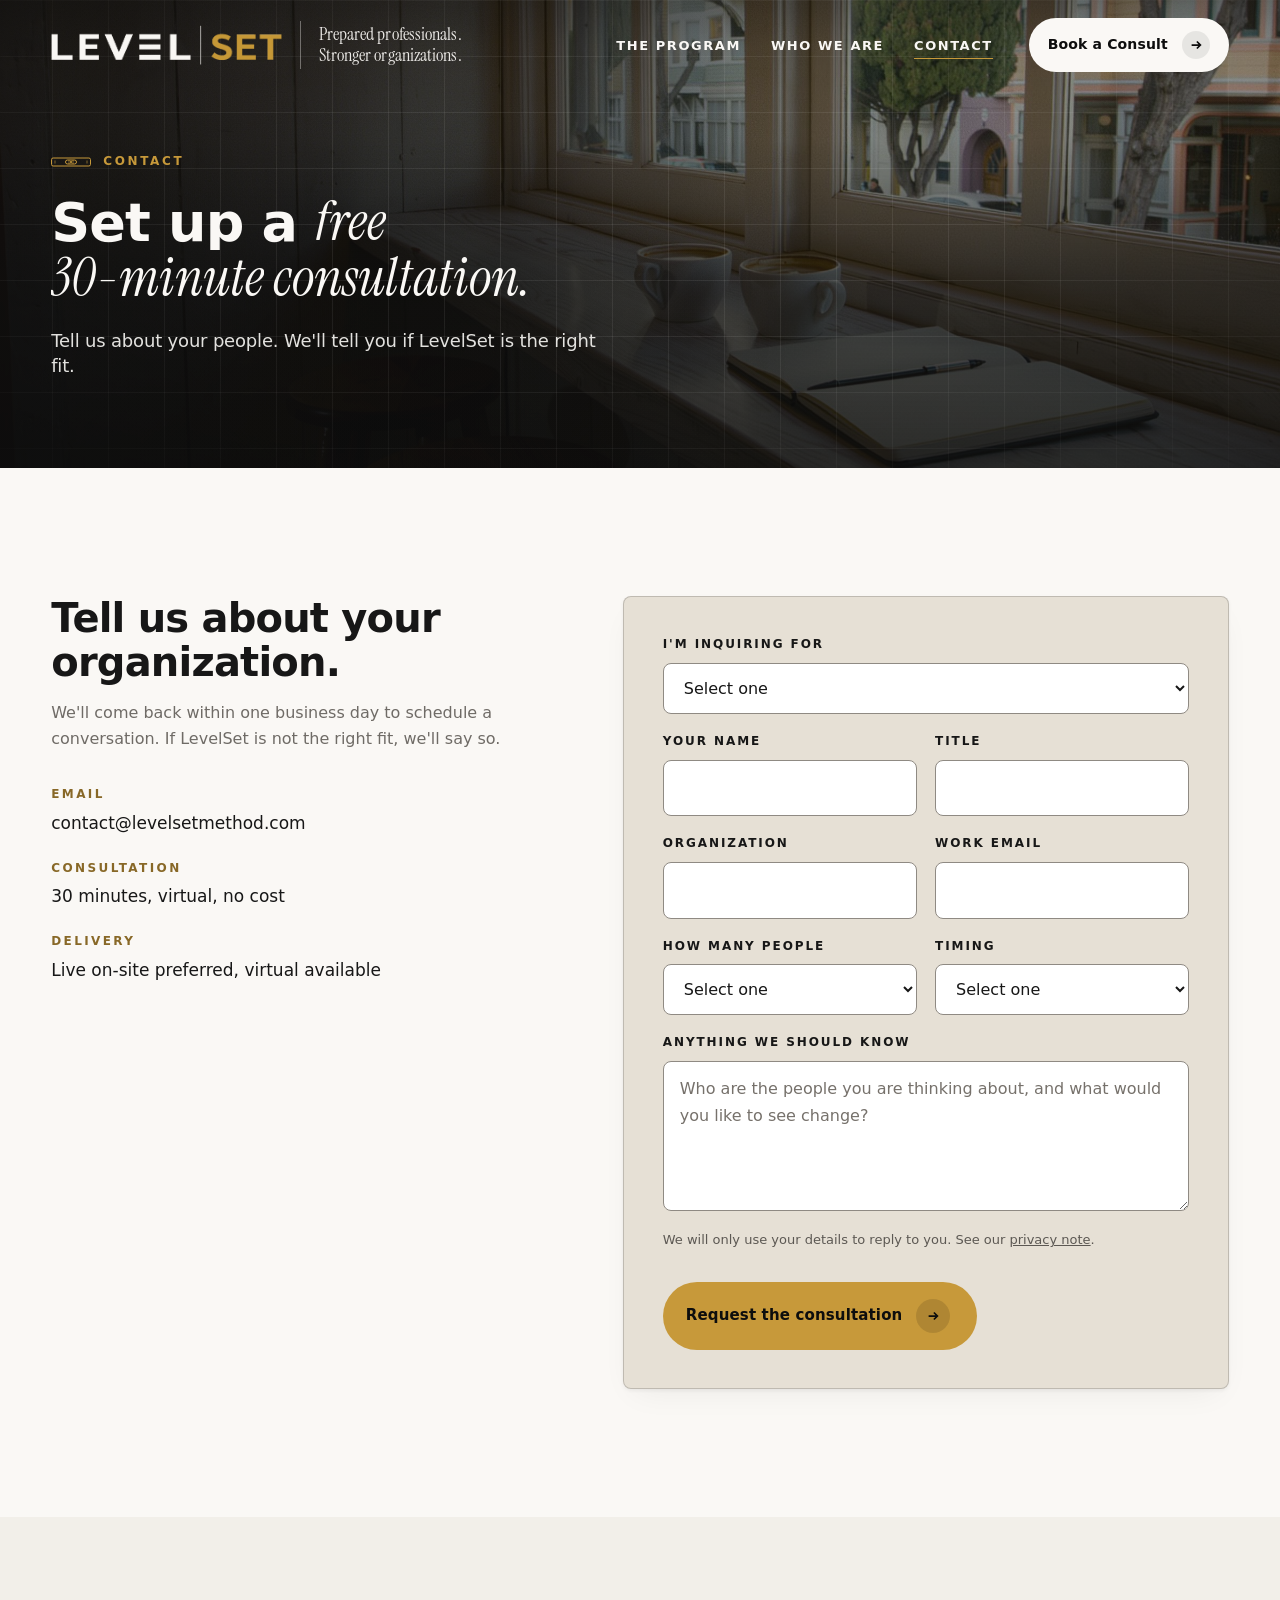
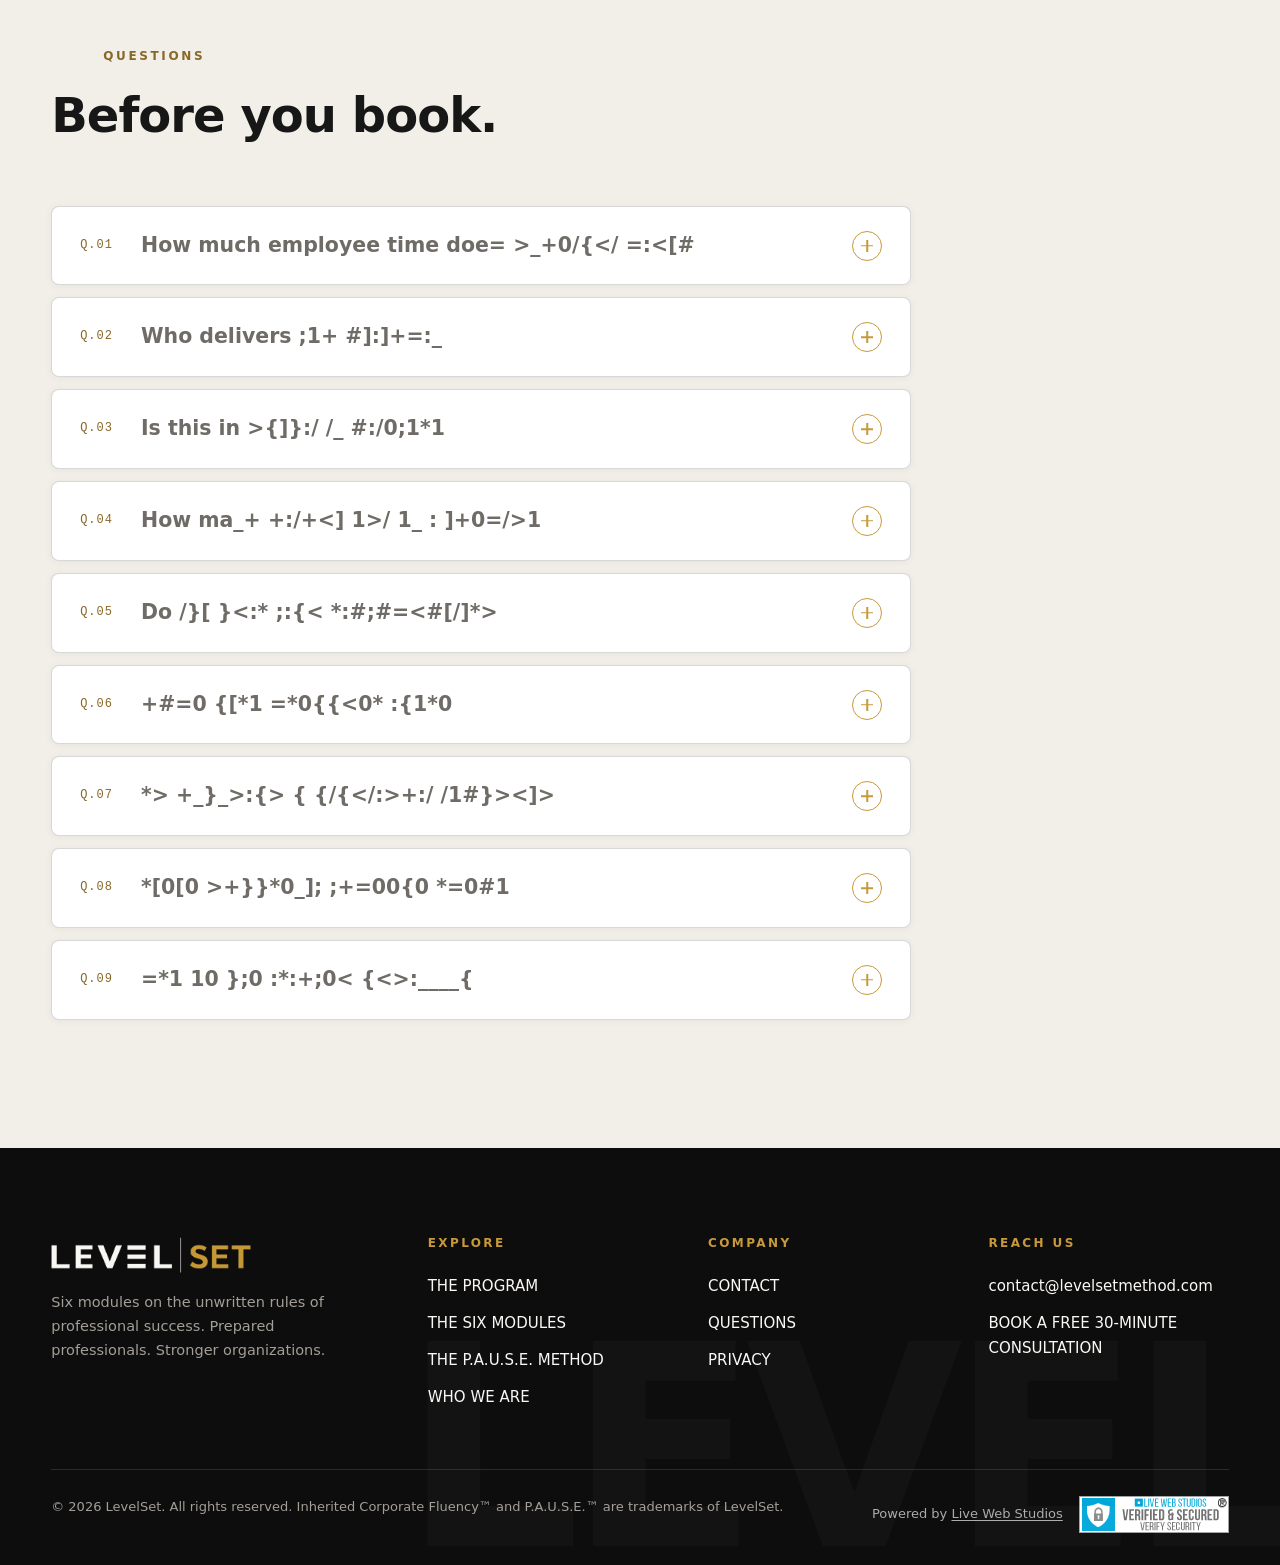
<file: contact.html>
<!DOCTYPE html>
<html lang="en" class="no-js">
<head>
<!-- Google tag (gtag.js) -->
<script async src="https://www.googletagmanager.com/gtag/js?id=G-K91WGNN9FK"></script>
<script>
  window.dataLayer = window.dataLayer || [];
  function gtag(){dataLayer.push(arguments);}
  gtag('js', new Date());

  gtag('config', 'G-K91WGNN9FK');
</script>
  <meta charset="utf-8">
  <meta name="viewport" content="width=device-width, initial-scale=1">
  <script>document.documentElement.classList.replace("no-js","js");</script>
  <title>Contact | Free 30-Minute Consultation | LevelSet</title>
  <meta name="description" content="Email contact@levelsetmethod.com or use the form to set up a free 30-minute consultation for your organization.">
  <link rel="canonical" href="https://levelsetmethod.com/contact.html">
  <meta property="og:type" content="website">
  <meta property="og:site_name" content="LevelSet">
  <meta property="og:title" content="Contact | Free 30-Minute Consultation | LevelSet">
  <meta property="og:description" content="Email contact@levelsetmethod.com or use the form to set up a free 30-minute consultation for your organization.">
  <meta property="og:url" content="https://levelsetmethod.com/contact.html">
  <meta property="og:image" content="https://levelsetmethod.com/images/contact-hero.jpg">
  <meta name="twitter:card" content="summary_large_image">
  <meta name="theme-color" content="#0d0d0d">
  <link rel="icon" href="favicon.png" type="image/png">
  <link rel="preconnect" href="https://fonts.googleapis.com">
  <link rel="preconnect" href="https://fonts.gstatic.com" crossorigin>
  <link href="https://fonts.googleapis.com/css2?family=Instrument+Serif:ital@0;1&display=swap" rel="stylesheet">
  <link rel="preload" as="image" href="images/contact-hero.jpg" fetchpriority="high">
  <link rel="stylesheet" href="css/styles.css">
  <script type="application/ld+json">
  {
    "@context": "https://schema.org",
    "@graph": [
      {
        "@type": "Organization",
        "@id": "https://levelsetmethod.com/#organization",
        "name": "LevelSet",
        "url": "https://levelsetmethod.com/",
        "email": "contact@levelsetmethod.com",
        "logo": "https://levelsetmethod.com/logo/levelset_logo_transparent.png",
        "description": "LevelSet is a six-module corporate onboarding program that teaches early-career and high-potential employees the unwritten rules of professional success.",
        "areaServed": "US",
        "founder": [
          {
            "@type": "Person",
            "name": "Dr. Rosalind Cohen",
            "jobTitle": "Co-Founder"
          },
          {
            "@type": "Person",
            "name": "Clinton Kelly",
            "jobTitle": "Co-Founder"
          }
        ],
        "contactPoint": {
          "@type": "ContactPoint",
          "contactType": "sales",
          "email": "contact@levelsetmethod.com",
          "areaServed": "US",
          "availableLanguage": "English"
        }
      },
      {
        "@type": "WebSite",
        "@id": "https://levelsetmethod.com/#website",
        "url": "https://levelsetmethod.com/",
        "name": "LevelSet",
        "publisher": {
          "@id": "https://levelsetmethod.com/#organization"
        }
      },
      {
        "@type": "FAQPage",
        "mainEntity": [
          {
            "@type": "Question",
            "name": "How much employee time does LevelSet take?",
            "acceptedAnswer": {
              "@type": "Answer",
              "text": "Four hours in total: six live sessions of 45 to 60 minutes each, one module per session. If you'd rather do it all at once, we can expand it into a full-day workshop."
            }
          },
          {
            "@type": "Question",
            "name": "Who delivers the program?",
            "acceptedAnswer": {
              "@type": "Answer",
              "text": "Dr. Rosalind Cohen and Clinton Kelly deliver every session personally. There is no bench of facilitators; you get the two people who built the curriculum."
            }
          },
          {
            "@type": "Question",
            "name": "Is this in person or virtual?",
            "acceptedAnswer": {
              "@type": "Answer",
              "text": "Live and in person is our first choice, and it's where the program works best. We can adapt it for Zoom or video delivery when your people are remote."
            }
          },
          {
            "@type": "Question",
            "name": "How many people are in a cohort?",
            "acceptedAnswer": {
              "@type": "Answer",
              "text": "20 to 25. Small enough that everyone in the room takes part."
            }
          },
          {
            "@type": "Question",
            "name": "Do you work with universities?",
            "acceptedAnswer": {
              "@type": "Answer",
              "text": "Yes. LevelSet is one program with two audiences. For employers, we teach new hires already on the job. For universities, we teach rising seniors and graduating students before they start. The modules are adapted to fit the room."
            }
          },
          {
            "@type": "Question",
            "name": "What does LevelSet cost?",
            "acceptedAnswer": {
              "@type": "Answer",
              "text": "Pricing depends on cohort size, delivery format and audience. Tell us what you have in mind and we'll come back with a number."
            }
          },
          {
            "@type": "Question",
            "name": "Is LevelSet a compliance program?",
            "acceptedAnswer": {
              "@type": "Answer",
              "text": "No. We can't manage compliance for you, and we don't try. LevelSet covers the other three Cs of onboarding: clarification, culture and connection. The result is confidence."
            }
          },
          {
            "@type": "Question",
            "name": "Which employees benefit most?",
            "acceptedAnswer": {
              "@type": "Answer",
              "text": "Early-career hires, technically gifted employees whose communication skills need to catch up to their analytical strengths, professionals without inherited corporate fluency and anyone moving into a formal corporate setting from academic, creative, nonprofit, military or entrepreneurial environments."
            }
          },
          {
            "@type": "Question",
            "name": "How is the program tailored?",
            "acceptedAnswer": {
              "@type": "Answer",
              "text": "Before delivery we learn your dress norms, your meeting culture and how your organization handles disagreement, and we adjust the examples so the program sounds like your company."
            }
          }
        ]
      }
    ]
  }
  </script>
</head>
<body class="levels">
<a class="skip" href="#main">Skip to content</a>
<header class="header" id="top">
  <div class="container">
    <div class="header__brand">
      <a class="header__logo" href="index.html" aria-label="LevelSet home">
        <img class="light" src="logo/levelset_logo_white.png" alt="LevelSet" width="1058" height="188">
        <img class="dark" src="logo/levelset_logo_transparent.png" alt="" width="1058" height="188" aria-hidden="true">
      </a>
      <p class="header__tagline" aria-hidden="true">Prepared professionals.<br>Stronger organizations.</p>
    </div>
    <nav class="nav" aria-label="Primary">
      <ul class="nav__links">
        <li><a href="program.html">THE PROGRAM</a></li>
        <li><a href="about.html">WHO WE ARE</a></li>
        <li><a href="contact.html" aria-current="page">CONTACT</a></li>
      </ul>
      <a class="btn btn--gold" href="contact.html">Book a Consult <span class="arrow" aria-hidden="true"><svg viewBox="0 0 16 16" fill="none" stroke="currentColor" stroke-width="2"><path d="M3 8h10M9 4l4 4-4 4"/></svg></span></a>
      <button class="burger" aria-label="Open menu" aria-expanded="false" aria-controls="mobile-nav"><span></span><span></span><span></span></button>
    </nav>
  </div>
</header>
<nav class="mobile-nav" id="mobile-nav" aria-label="Mobile">
  <a href="index.html">HOME</a>
  <a href="program.html">THE PROGRAM</a>
  <a href="about.html">WHO WE ARE</a>
  <a href="contact.html">CONTACT</a>
  <a class="mobile-nav__cta" href="mailto:contact@levelsetmethod.com">contact@levelsetmethod.com</a>
  <p class="mobile-nav__tagline">Prepared professionals.<br>Stronger organizations.</p>
</nav>
<main id="main">

<section class="page-hero page-hero--short">
  <div class="page-hero__bg" style="background-image:url(images/contact-hero.jpg)"></div>
  <div class="container">
    <p class="eyebrow">Contact</p>
    <h1 class="h-xl reveal-lines">Set up a <span class="serif">free 30-minute consultation.</span></h1>
    <p class="page-hero__lede">Tell us about your people. We'll tell you if LevelSet is the right fit.</p>
  </div>
</section>

<section class="section">
  <div class="container">
    <div class="contact-grid">
      <aside class="contact-aside reveal">
        <h2 class="h-m">Tell us about your organization.</h2>
        <p class="muted">We'll come back within one business day to schedule a conversation. If LevelSet is not the right fit, we'll say so.</p>
        <dl>
          <div><dt>Email</dt><dd><a href="mailto:contact@levelsetmethod.com">contact@levelsetmethod.com</a></dd></div>
          <div><dt>Consultation</dt><dd>30 minutes, virtual, no cost</dd></div>
          <div><dt>Delivery</dt><dd>Live on-site preferred, virtual available</dd></div>
        </dl>
      </aside>
      <div class="reveal">
        <!-- Formspree (LWS account), endpoint xppqdbqj, delivers to roz@drrozcohen.com. -->
        <form class="form rock" data-form name="consult" method="POST" action="https://formspree.io/f/xppqdbqj">
          <input type="hidden" name="_subject" value="LevelSet consultation request">
          <p class="hp"><label>Leave this empty <input name="_gotcha" tabindex="-1" autocomplete="off"></label></p>
          <div class="field full"><label for="inquiry">I'm inquiring for</label>
            <select id="inquiry" name="inquiring_for" required>
              <option value="">Select one</option>
              <option>An employer</option>
              <option>A university</option>
              <option>Other</option>
            </select>
          </div>
          <div class="field"><label for="name">Your name</label><input id="name" name="name" type="text" required autocomplete="name"></div>
          <div class="field"><label for="title">Title</label><input id="title" name="title" type="text" autocomplete="organization-title"></div>
          <div class="field"><label for="company">Organization</label><input id="company" name="company" type="text" required autocomplete="organization"></div>
          <div class="field"><label for="email">Work email</label><input id="email" name="email" type="email" required autocomplete="email"></div>
          <div class="field"><label for="size">How many people</label>
            <select id="size" name="cohort">
              <option value="">Select one</option>
              <option>Up to 25 (one cohort)</option>
              <option>26 to 50 (two cohorts)</option>
              <option>51 to 100</option>
              <option>More than 100</option>
              <option>Not sure yet</option>
            </select>
          </div>
          <div class="field"><label for="timing">Timing</label>
            <select id="timing" name="timing">
              <option value="">Select one</option>
              <option>This quarter</option>
              <option>Next quarter</option>
              <option>Exploring for later</option>
            </select>
          </div>
          <div class="field full"><label for="message">Anything we should know</label><textarea id="message" name="message" placeholder="Who are the people you are thinking about, and what would you like to see change?"></textarea></div>
          <p class="form__note">We will only use your details to reply to you. See our <a href="privacy.html" style="text-decoration:underline">privacy note</a>.</p>
          <div class="full"><button class="btn btn--gold" type="submit">Request the consultation <span class="arrow" aria-hidden="true"><svg viewBox="0 0 16 16" fill="none" stroke="currentColor" stroke-width="2"><path d="M3 8h10M9 4l4 4-4 4"/></svg></span></button></div>
        </form>
        <div class="form-success" role="status">
          <h3 class="h-s">Thank you.</h3>
          <p>Your request is in. Roz or Clinton will be in touch within one business day to find a time.</p>
        </div>
      </div>
    </div>
  </div>
</section>

<section class="section section--cream2" id="faq">
  <div class="container">
    <div class="section-head reveal">
      <p class="eyebrow">Questions</p>
      <h2 class="h-l">Before you book.</h2>
    </div>
    <div class="faq reveal">
      <details><summary>How much employee time does LevelSet take? <i></i></summary><p>Four hours in total: six live sessions of 45 to 60 minutes each, one module per session. If you'd rather do it all at once, we can expand it into a full-day workshop.</p></details>
      <details><summary>Who delivers the program? <i></i></summary><p>Dr. Rosalind Cohen and Clinton Kelly deliver every session personally. There is no bench of facilitators; you get the two people who built the curriculum.</p></details>
      <details><summary>Is this in person or virtual? <i></i></summary><p>Live and in person is our first choice, and it's where the program works best. We can adapt it for Zoom or video delivery when your people are remote.</p></details>
      <details><summary>How many people are in a cohort? <i></i></summary><p>20 to 25. Small enough that everyone in the room takes part.</p></details>
      <details><summary>Do you work with universities? <i></i></summary><p>Yes. LevelSet is one program with two audiences. For employers, we teach new hires already on the job. For universities, we teach rising seniors and graduating students before they start. The modules are adapted to fit the room.</p></details>
      <details><summary>What does LevelSet cost? <i></i></summary><p>Pricing depends on cohort size, delivery format and audience. Tell us what you have in mind and we'll come back with a number.</p></details>
      <details><summary>Is LevelSet a compliance program? <i></i></summary><p>No. We can't manage compliance for you, and we don't try. LevelSet covers the other three Cs of onboarding: clarification, culture and connection. The result is confidence.</p></details>
      <details><summary>Which employees benefit most? <i></i></summary><p>Early-career hires, technically gifted employees whose communication skills need to catch up to their analytical strengths, professionals without "Inherited Corporate Fluency<sup class="tm">&trade;</sup>" and anyone moving into a formal corporate setting from academic, creative, nonprofit, military or entrepreneurial environments.</p></details>
      <details><summary>How is the program tailored? <i></i></summary><p>Before delivery we learn your dress norms, your meeting culture and how your organization handles disagreement, and we adjust the examples so the program sounds like your company.</p></details>
    </div>
  </div>
</section>
</main>
<footer class="footer">
  <div class="container">
    <div class="footer__grid">
      <div>
        <img class="footer__logo" src="logo/levelset_logo_white.png" alt="LevelSet" width="1058" height="188" loading="lazy">
        <p>Six modules on the unwritten rules of professional success. Prepared professionals. Stronger organizations.</p>
      </div>
      <div>
        <h2>Explore</h2>
        <ul>
          <li><a href="program.html">THE PROGRAM</a></li>
          <li><a href="program.html#modules">THE SIX MODULES</a></li>
          <li><a href="program.html#module-06">THE P.A.U.S.E. METHOD</a></li>
          <li><a href="about.html">WHO WE ARE</a></li>
        </ul>
      </div>
      <div>
        <h2>Company</h2>
        <ul>
          <li><a href="contact.html">CONTACT</a></li>
          <li><a href="contact.html#faq">QUESTIONS</a></li>
          <li><a href="privacy.html">PRIVACY</a></li>
        </ul>
      </div>
      <div>
        <h2>Reach us</h2>
        <ul>
          <li><a href="mailto:contact@levelsetmethod.com">contact@levelsetmethod.com</a></li>
          <li><a href="contact.html">BOOK A FREE 30-MINUTE CONSULTATION</a></li>
        </ul>
        <span class="level-mark" aria-hidden="true"></span>
      </div>
    </div>
    <div class="footer__bottom">
      <span>&copy; <span data-year>2026</span> LevelSet. All rights reserved. Inherited Corporate Fluency&trade; and P.A.U.S.E.&trade; are trademarks of LevelSet.</span>
      <div class="footer-lws">
        <span class="footer-credit">Powered by <a href="https://livewebstudios.com" target="_blank" rel="noopener">Live Web Studios</a></span>
        <a href="https://livewebstudios.com" class="footer-badge">
          <img src="images/verifiedsecured.png" alt="Verified &amp; Secured by Live Web Studios" loading="lazy" width="150" height="37">
        </a>
      </div>
    </div>
  </div>
  <div class="footer__word" aria-hidden="true">LEVEL</div>
</footer>
<script src="js/main.js" defer></script>
</body>
</html>
</file>
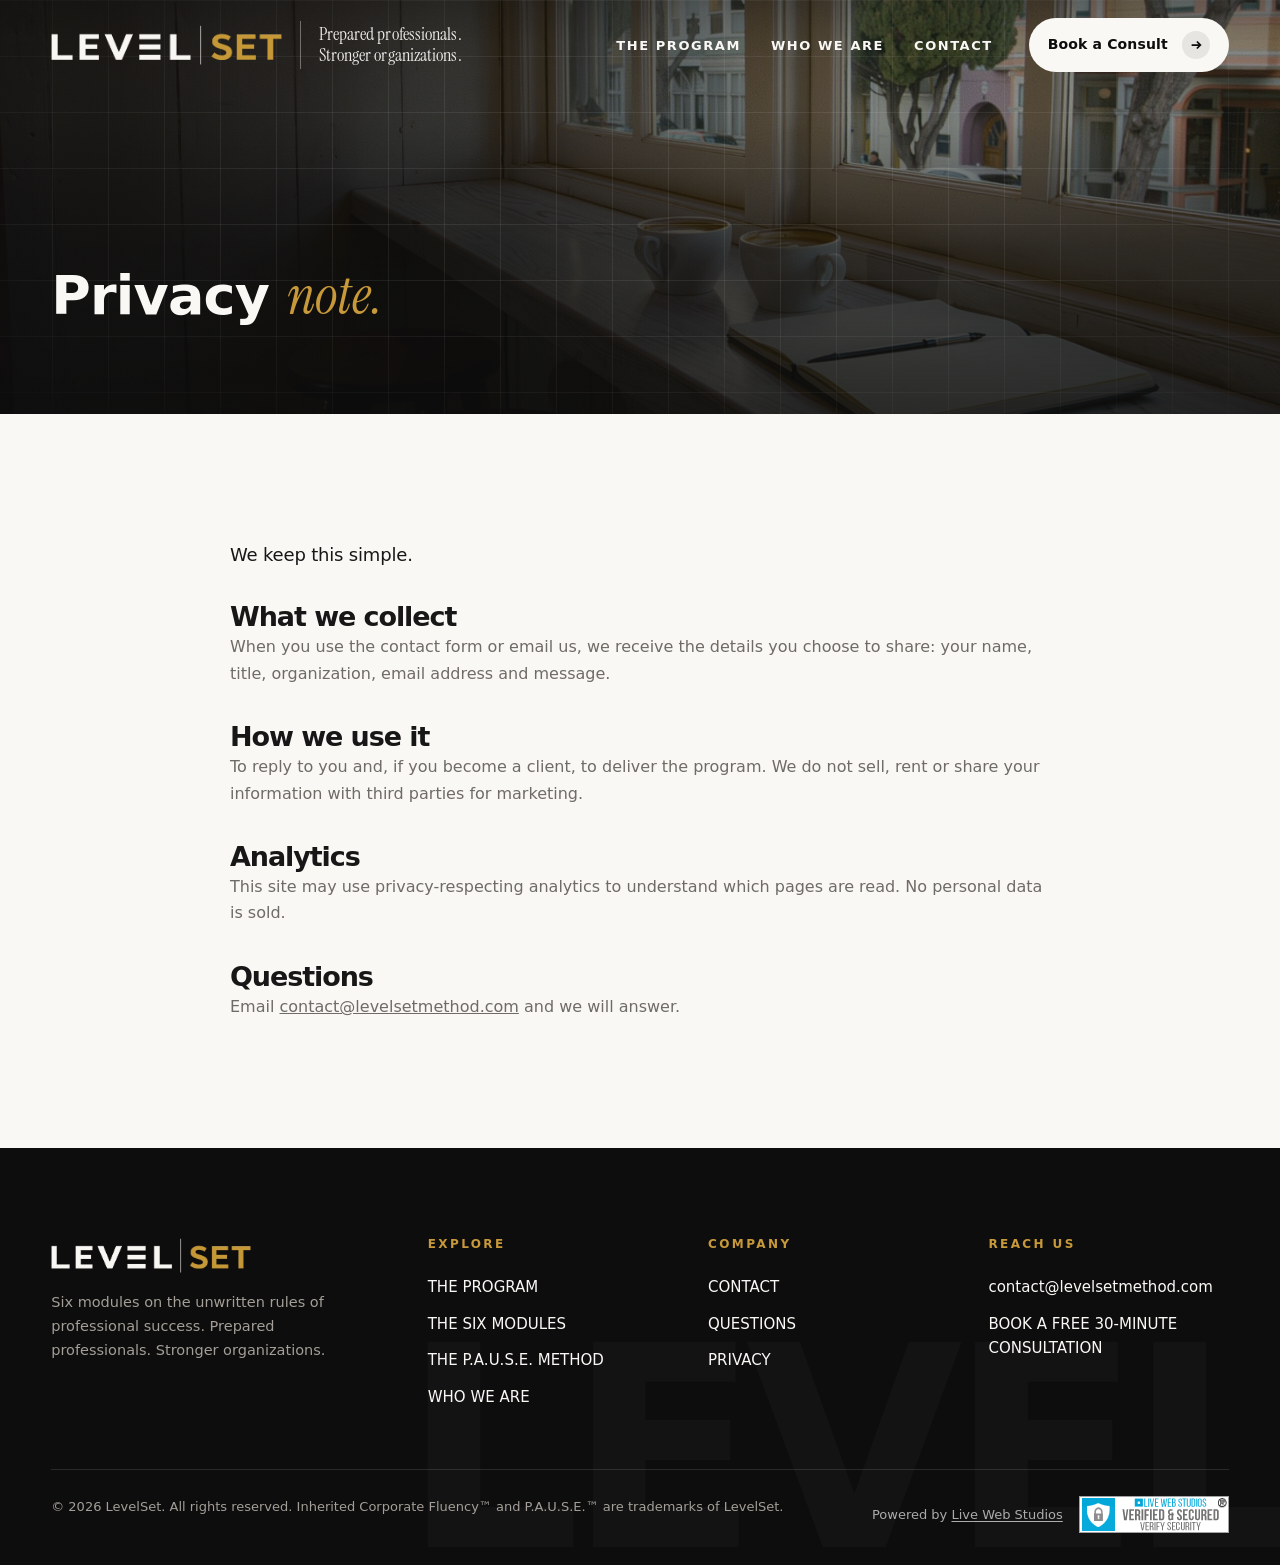
<file: privacy.html>
<!DOCTYPE html>
<html lang="en" class="no-js">
<head>
<!-- Google tag (gtag.js) -->
<script async src="https://www.googletagmanager.com/gtag/js?id=G-K91WGNN9FK"></script>
<script>
  window.dataLayer = window.dataLayer || [];
  function gtag(){dataLayer.push(arguments);}
  gtag('js', new Date());

  gtag('config', 'G-K91WGNN9FK');
</script>
  <meta charset="utf-8">
  <meta name="viewport" content="width=device-width, initial-scale=1">
  <script>document.documentElement.classList.replace("no-js","js");</script>
  <title>Privacy | LevelSet</title>
  <meta name="description" content="How LevelSet handles the information you share with us.">
  <link rel="canonical" href="https://levelsetmethod.com/privacy.html">
  <meta property="og:type" content="website">
  <meta property="og:site_name" content="LevelSet">
  <meta property="og:title" content="Privacy | LevelSet">
  <meta property="og:description" content="How LevelSet handles the information you share with us.">
  <meta property="og:url" content="https://levelsetmethod.com/privacy.html">
  <meta property="og:image" content="https://levelsetmethod.com/images/hero-01.jpg">
  <meta name="twitter:card" content="summary_large_image">
  <meta name="theme-color" content="#0d0d0d">
  <link rel="icon" href="favicon.png" type="image/png">
  <link rel="preconnect" href="https://fonts.googleapis.com">
  <link rel="preconnect" href="https://fonts.gstatic.com" crossorigin>
  <link href="https://fonts.googleapis.com/css2?family=Instrument+Serif:ital@0;1&display=swap" rel="stylesheet">
  <link rel="preload" as="image" href="images/contact-hero.jpg" fetchpriority="high">
  <link rel="stylesheet" href="css/styles.css">
  <script type="application/ld+json">
  {
    "@context": "https://schema.org",
    "@graph": [
      {
        "@type": "Organization",
        "@id": "https://levelsetmethod.com/#organization",
        "name": "LevelSet",
        "url": "https://levelsetmethod.com/",
        "email": "contact@levelsetmethod.com",
        "logo": "https://levelsetmethod.com/logo/levelset_logo_transparent.png",
        "description": "LevelSet is a six-module corporate onboarding program that teaches early-career and high-potential employees the unwritten rules of professional success.",
        "areaServed": "US",
        "founder": [
          {
            "@type": "Person",
            "name": "Dr. Rosalind Cohen",
            "jobTitle": "Co-Founder"
          },
          {
            "@type": "Person",
            "name": "Clinton Kelly",
            "jobTitle": "Co-Founder"
          }
        ],
        "contactPoint": {
          "@type": "ContactPoint",
          "contactType": "sales",
          "email": "contact@levelsetmethod.com",
          "areaServed": "US",
          "availableLanguage": "English"
        }
      },
      {
        "@type": "WebSite",
        "@id": "https://levelsetmethod.com/#website",
        "url": "https://levelsetmethod.com/",
        "name": "LevelSet",
        "publisher": {
          "@id": "https://levelsetmethod.com/#organization"
        }
      }
    ]
  }
  </script>
</head>
<body class="levels">
<a class="skip" href="#main">Skip to content</a>
<header class="header" id="top">
  <div class="container">
    <div class="header__brand">
      <a class="header__logo" href="index.html" aria-label="LevelSet home">
        <img class="light" src="logo/levelset_logo_white.png" alt="LevelSet" width="1058" height="188">
        <img class="dark" src="logo/levelset_logo_transparent.png" alt="" width="1058" height="188" aria-hidden="true">
      </a>
      <p class="header__tagline" aria-hidden="true">Prepared professionals.<br>Stronger organizations.</p>
    </div>
    <nav class="nav" aria-label="Primary">
      <ul class="nav__links">
        <li><a href="program.html">THE PROGRAM</a></li>
        <li><a href="about.html">WHO WE ARE</a></li>
        <li><a href="contact.html">CONTACT</a></li>
      </ul>
      <a class="btn btn--gold" href="contact.html">Book a Consult <span class="arrow" aria-hidden="true"><svg viewBox="0 0 16 16" fill="none" stroke="currentColor" stroke-width="2"><path d="M3 8h10M9 4l4 4-4 4"/></svg></span></a>
      <button class="burger" aria-label="Open menu" aria-expanded="false" aria-controls="mobile-nav"><span></span><span></span><span></span></button>
    </nav>
  </div>
</header>
<nav class="mobile-nav" id="mobile-nav" aria-label="Mobile">
  <a href="index.html">HOME</a>
  <a href="program.html">THE PROGRAM</a>
  <a href="about.html">WHO WE ARE</a>
  <a href="contact.html">CONTACT</a>
  <a class="mobile-nav__cta" href="mailto:contact@levelsetmethod.com">contact@levelsetmethod.com</a>
  <p class="mobile-nav__tagline">Prepared professionals.<br>Stronger organizations.</p>
</nav>
<main id="main">

<section class="page-hero" style="min-height:46vh">
  <div class="page-hero__bg" style="background-image:url(images/contact-hero.jpg)"></div>
  <div class="container">
    <h1 class="h-xl">Privacy <span class="serif gold">note.</span></h1>
  </div>
</section>
<section class="section">
  <div class="container" style="max-width:820px">
    <p class="lead">We keep this simple.</p>
    <h2 class="h-s" style="margin-top:32px">What we collect</h2>
    <p class="muted">When you use the contact form or email us, we receive the details you choose to share: your name, title, organization, email address and message.</p>
    <h2 class="h-s" style="margin-top:32px">How we use it</h2>
    <p class="muted">To reply to you and, if you become a client, to deliver the program. We do not sell, rent or share your information with third parties for marketing.</p>
    <h2 class="h-s" style="margin-top:32px">Analytics</h2>
    <p class="muted">This site may use privacy-respecting analytics to understand which pages are read. No personal data is sold.</p>
    <h2 class="h-s" style="margin-top:32px">Questions</h2>
    <p class="muted">Email <a href="mailto:contact@levelsetmethod.com" style="text-decoration:underline">contact@levelsetmethod.com</a> and we will answer.</p>
  </div>
</section>
</main>
<footer class="footer">
  <div class="container">
    <div class="footer__grid">
      <div>
        <img class="footer__logo" src="logo/levelset_logo_white.png" alt="LevelSet" width="1058" height="188" loading="lazy">
        <p>Six modules on the unwritten rules of professional success. Prepared professionals. Stronger organizations.</p>
      </div>
      <div>
        <h2>Explore</h2>
        <ul>
          <li><a href="program.html">THE PROGRAM</a></li>
          <li><a href="program.html#modules">THE SIX MODULES</a></li>
          <li><a href="program.html#module-06">THE P.A.U.S.E. METHOD</a></li>
          <li><a href="about.html">WHO WE ARE</a></li>
        </ul>
      </div>
      <div>
        <h2>Company</h2>
        <ul>
          <li><a href="contact.html">CONTACT</a></li>
          <li><a href="contact.html#faq">QUESTIONS</a></li>
          <li><a href="privacy.html">PRIVACY</a></li>
        </ul>
      </div>
      <div>
        <h2>Reach us</h2>
        <ul>
          <li><a href="mailto:contact@levelsetmethod.com">contact@levelsetmethod.com</a></li>
          <li><a href="contact.html">BOOK A FREE 30-MINUTE CONSULTATION</a></li>
        </ul>
        <span class="level-mark" aria-hidden="true"></span>
      </div>
    </div>
    <div class="footer__bottom">
      <span>&copy; <span data-year>2026</span> LevelSet. All rights reserved. Inherited Corporate Fluency&trade; and P.A.U.S.E.&trade; are trademarks of LevelSet.</span>
      <div class="footer-lws">
        <span class="footer-credit">Powered by <a href="https://livewebstudios.com" target="_blank" rel="noopener">Live Web Studios</a></span>
        <a href="https://livewebstudios.com" class="footer-badge">
          <img src="images/verifiedsecured.png" alt="Verified &amp; Secured by Live Web Studios" loading="lazy" width="150" height="37">
        </a>
      </div>
    </div>
  </div>
  <div class="footer__word" aria-hidden="true">LEVEL</div>
</footer>
<script src="js/main.js" defer></script>
</body>
</html>
</file>
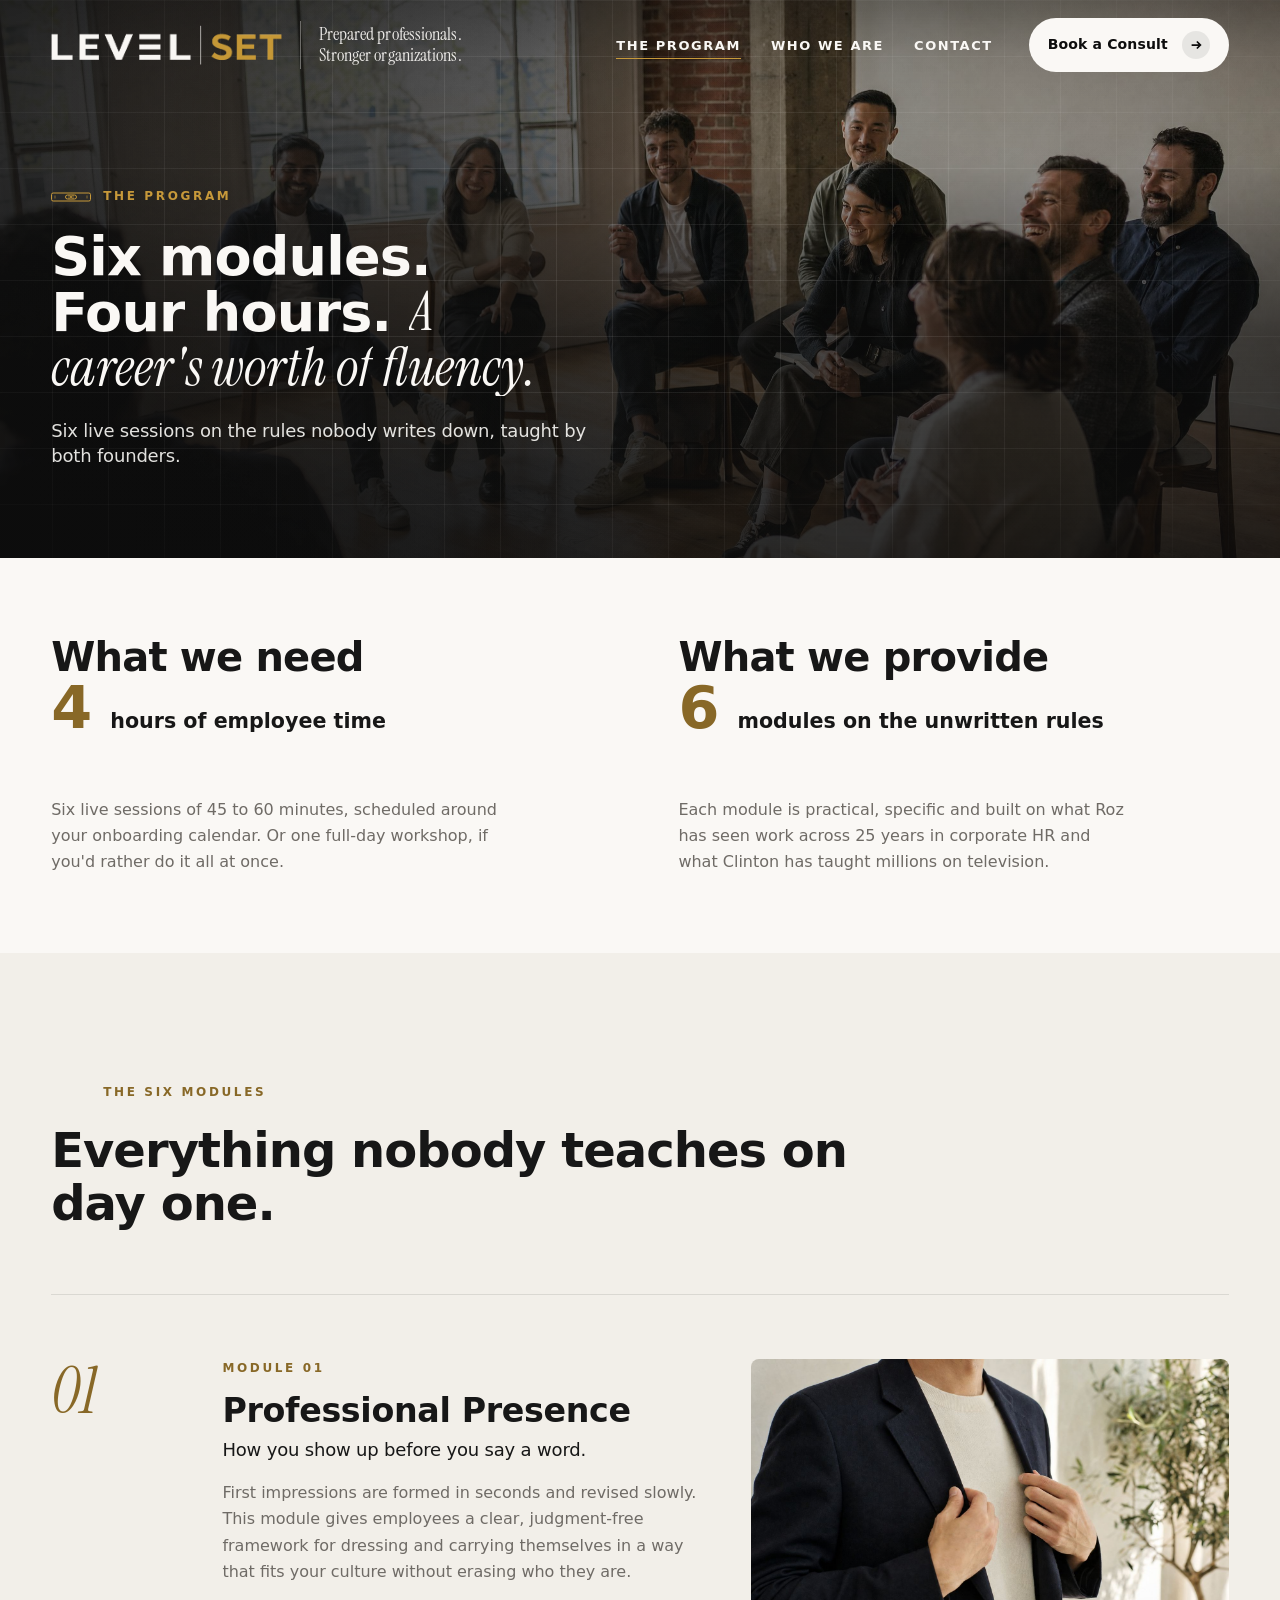
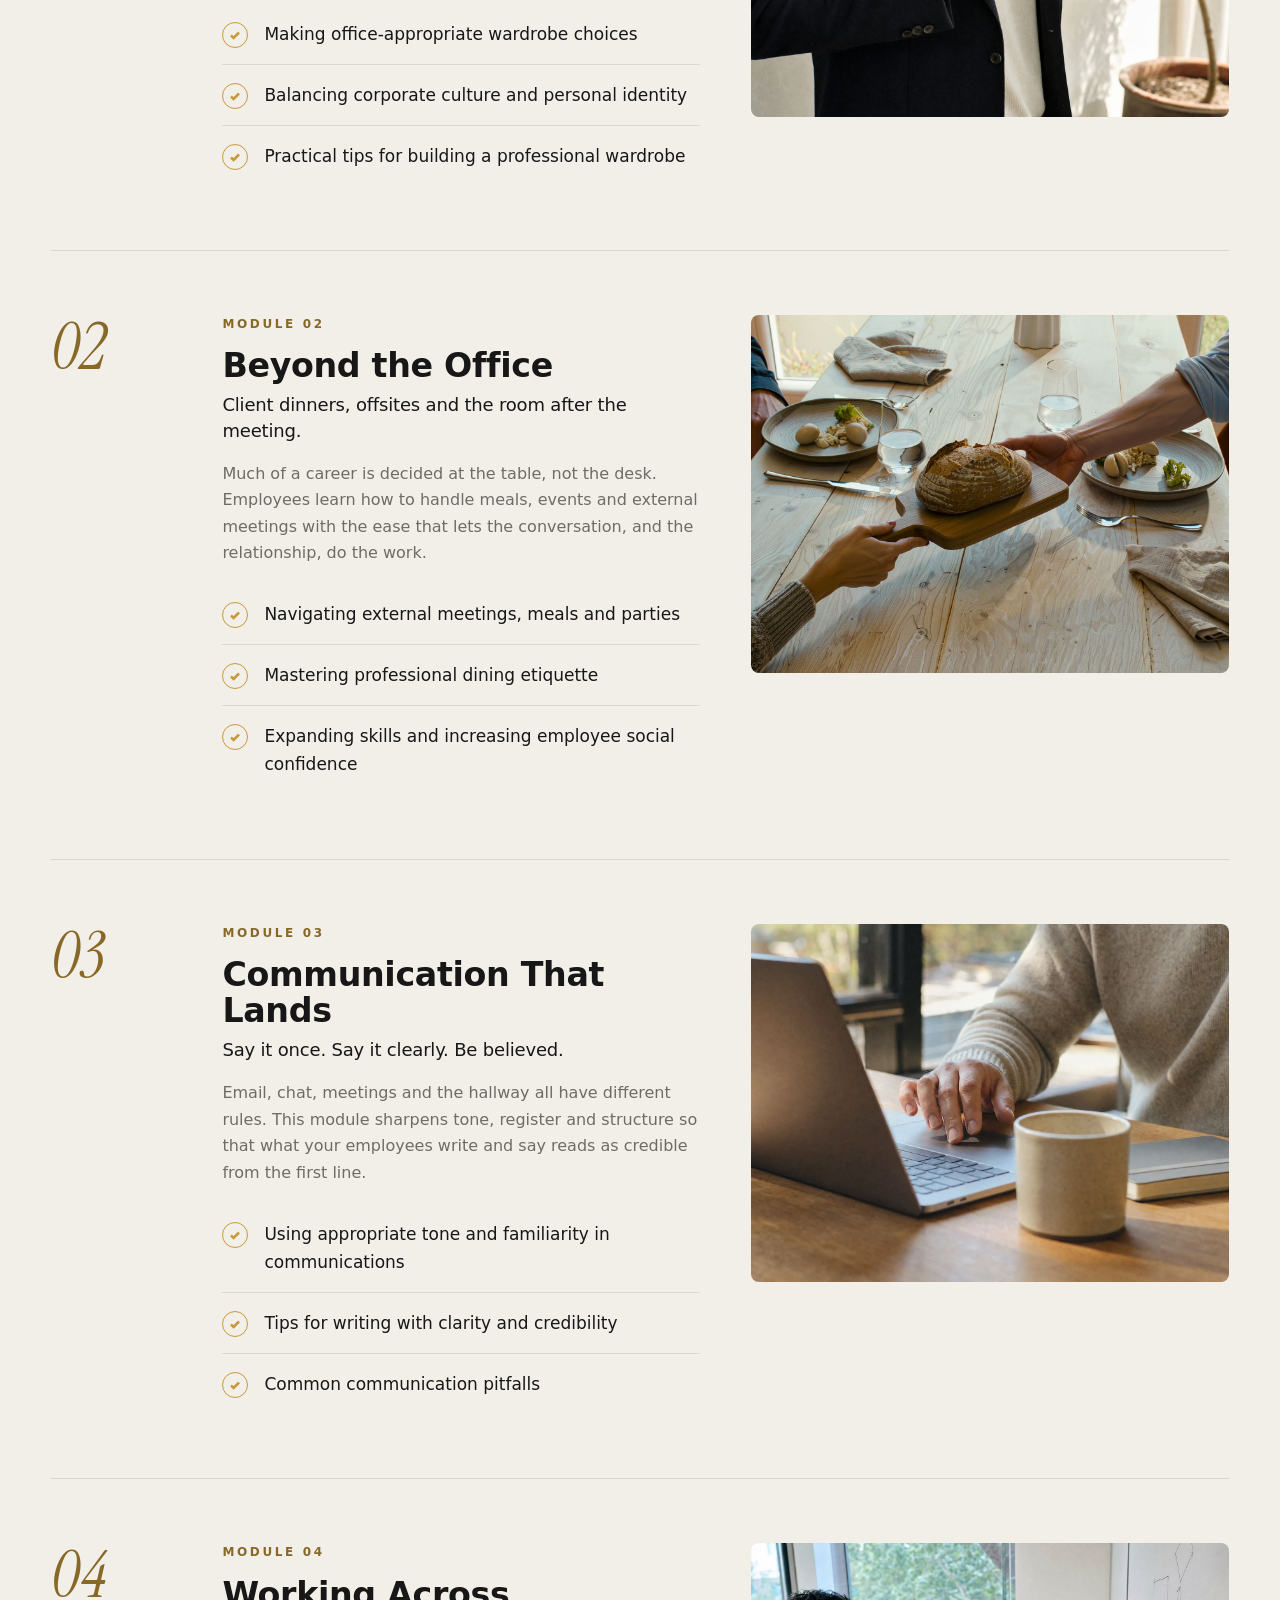
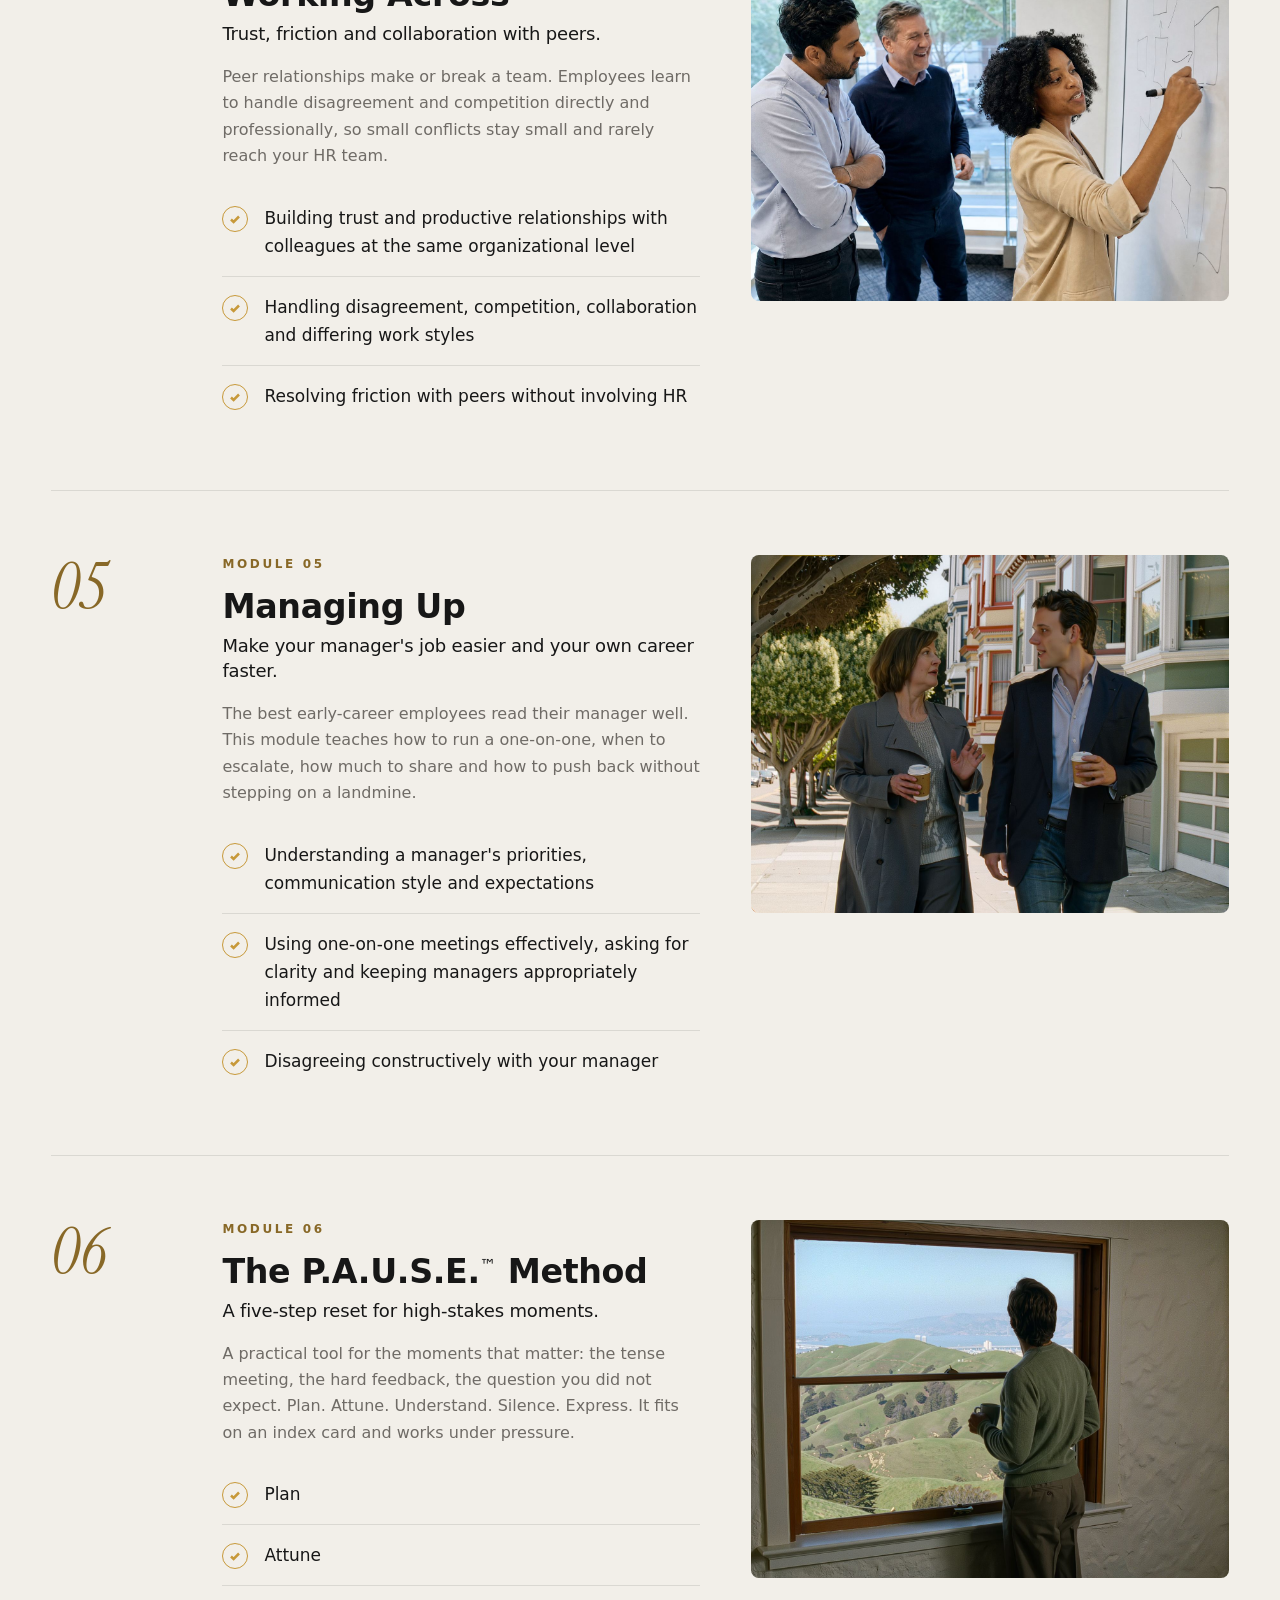
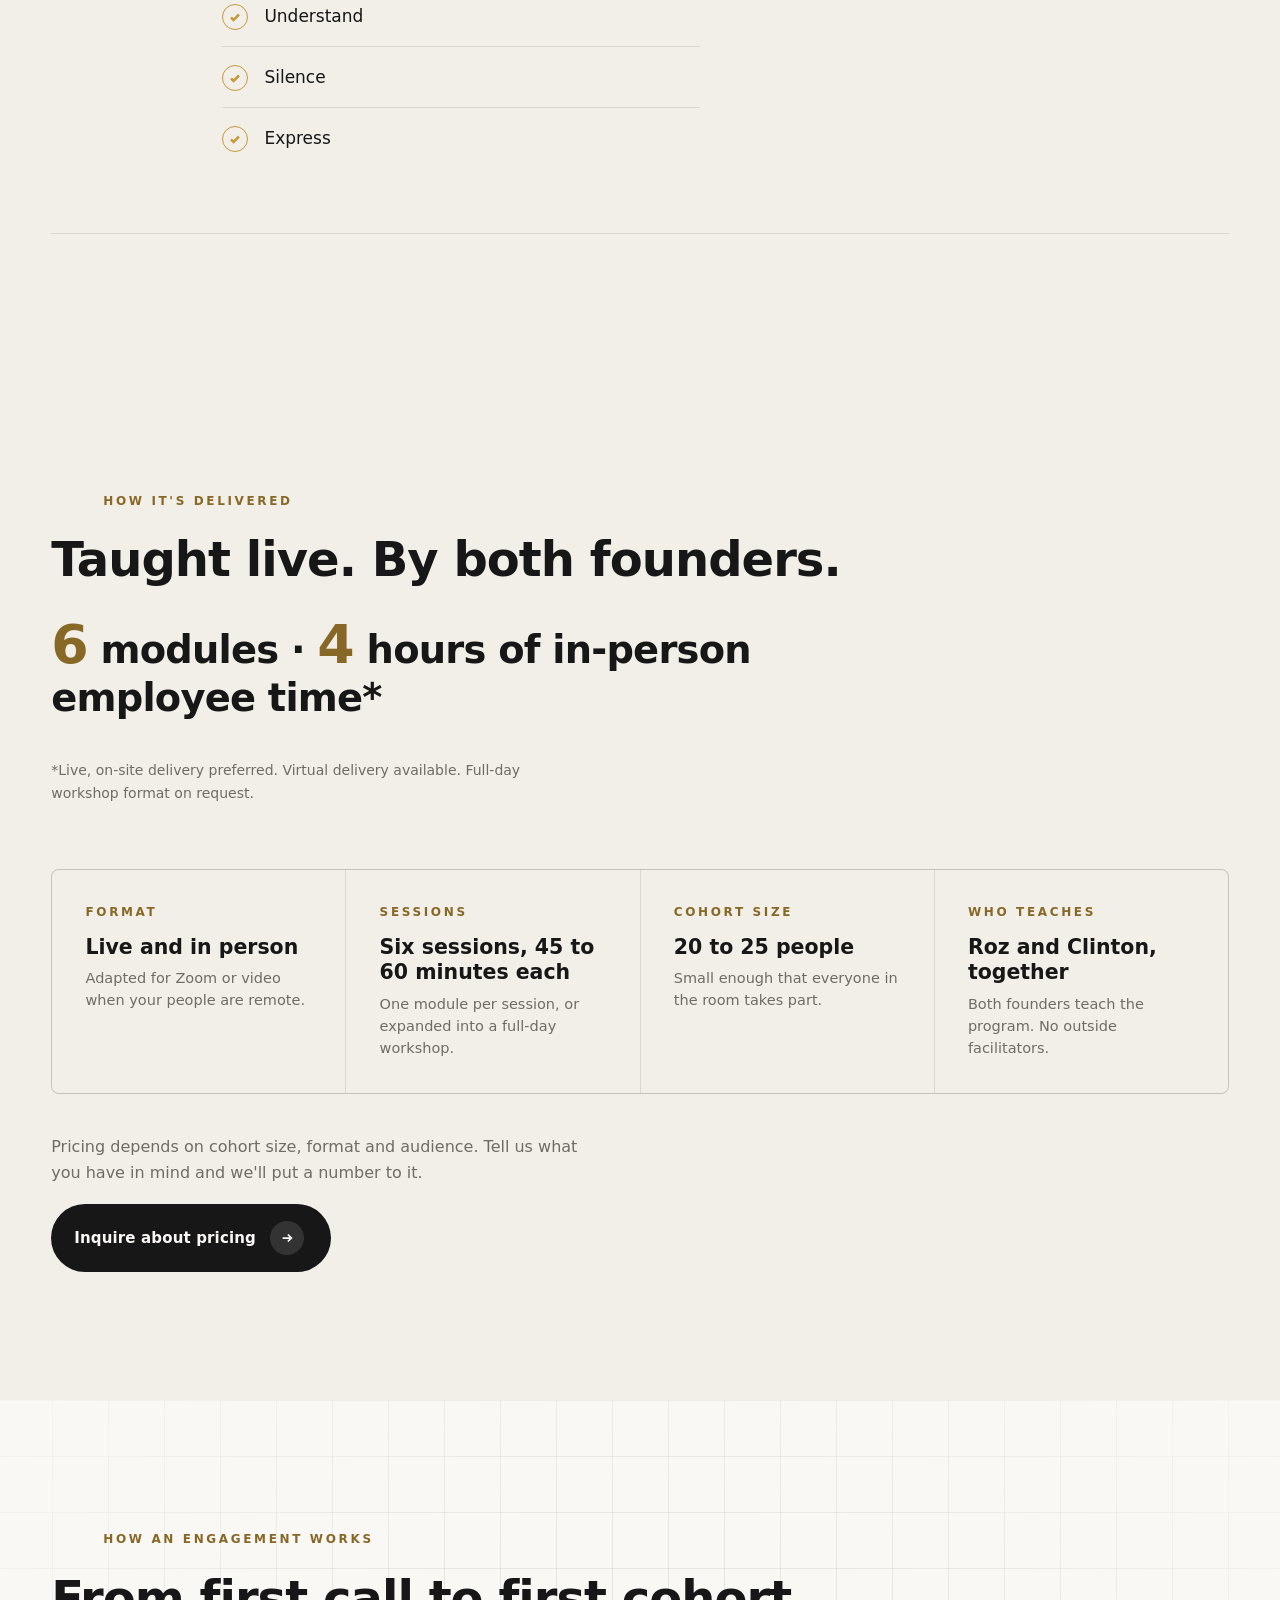
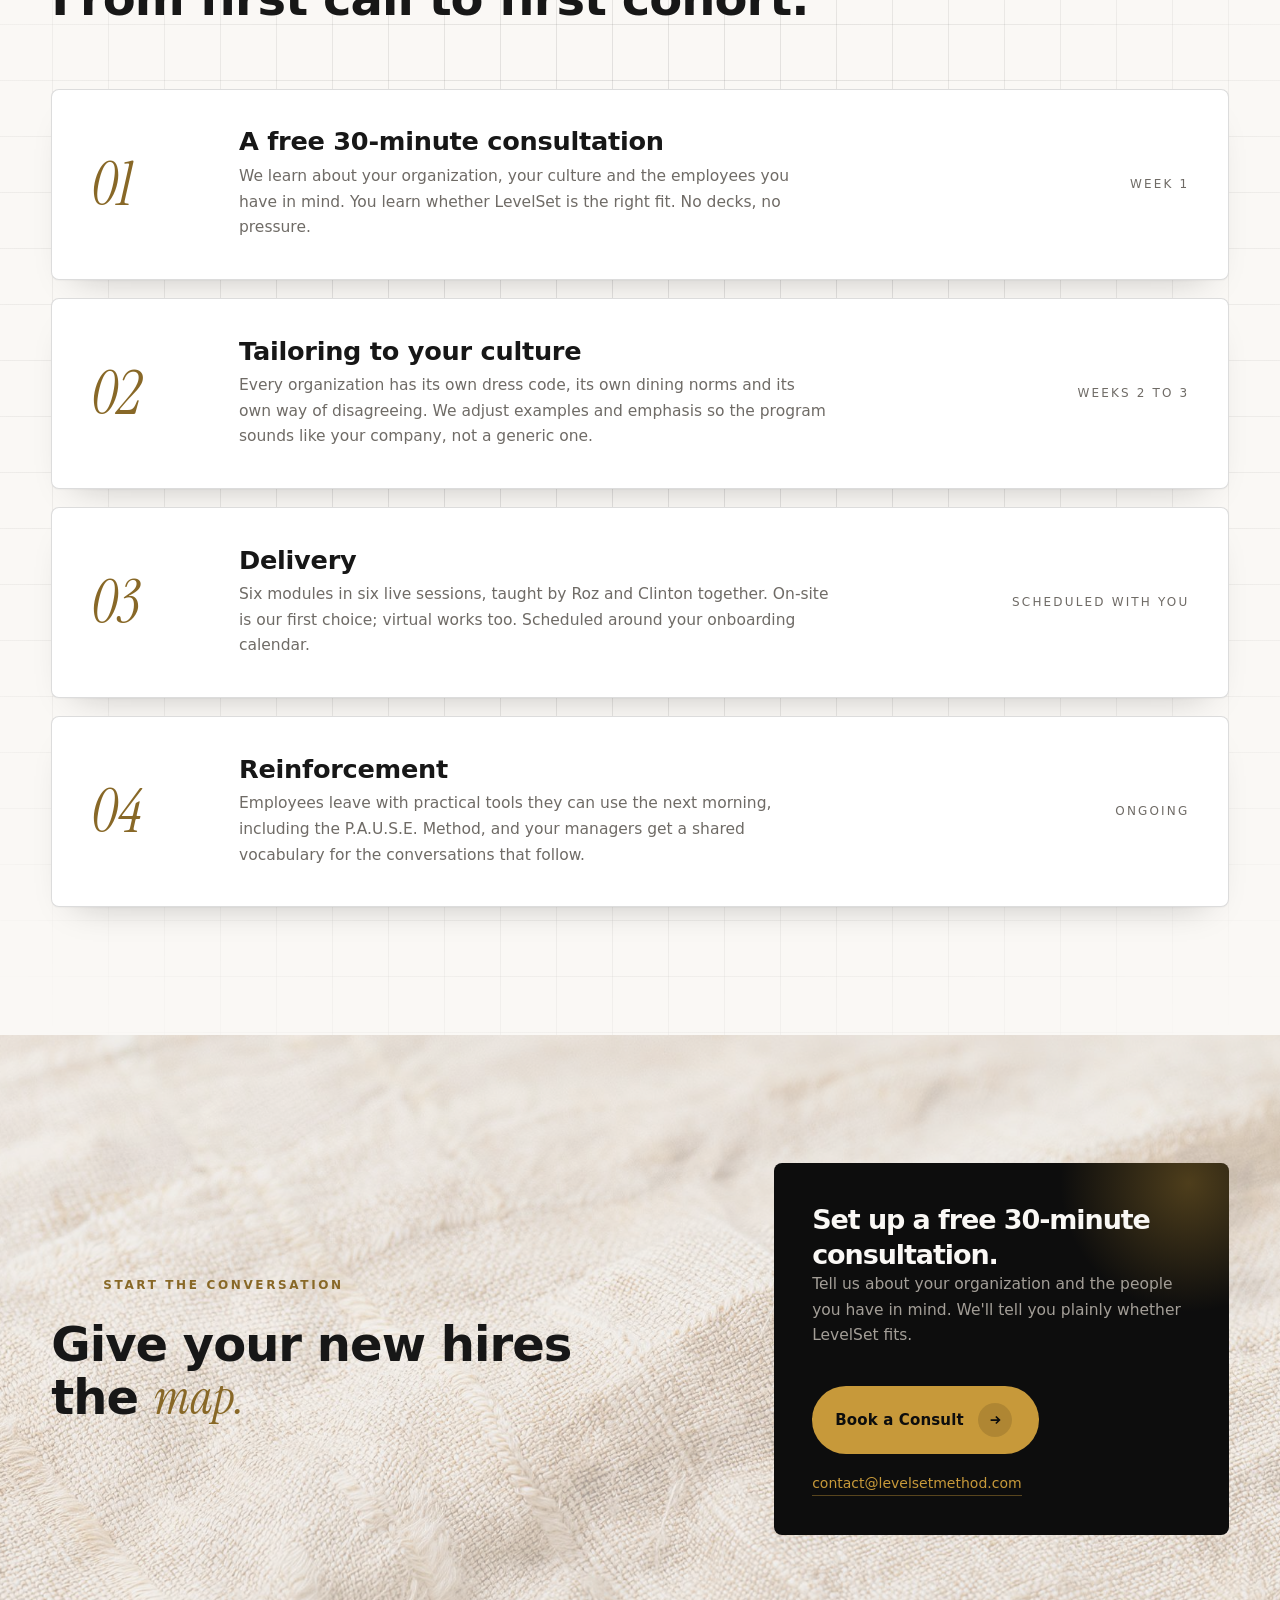
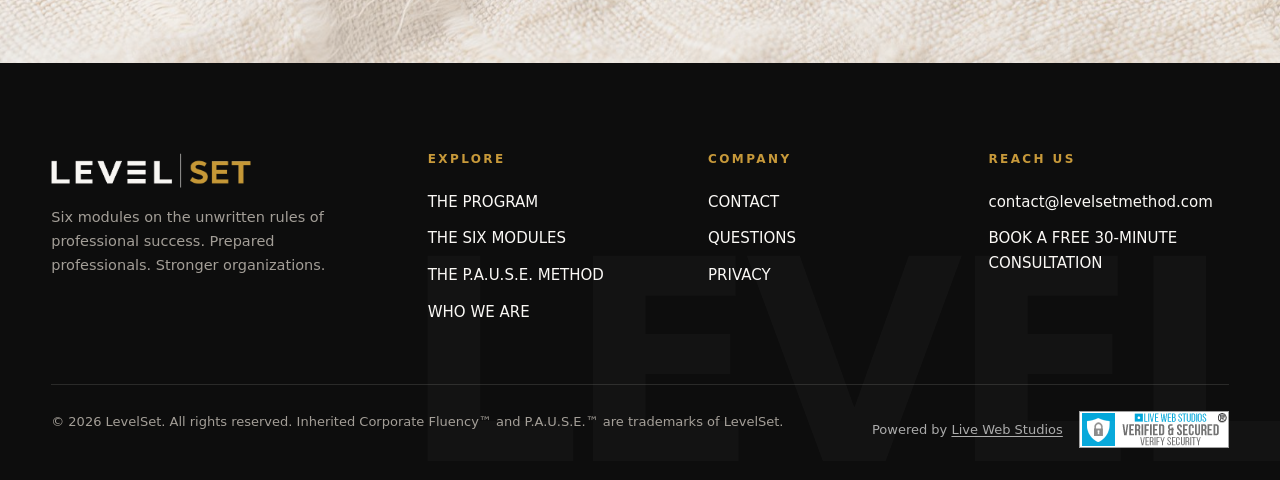
<file: program.html>
<!DOCTYPE html>
<html lang="en" class="no-js">
<head>
<!-- Google tag (gtag.js) -->
<script async src="https://www.googletagmanager.com/gtag/js?id=G-K91WGNN9FK"></script>
<script>
  window.dataLayer = window.dataLayer || [];
  function gtag(){dataLayer.push(arguments);}
  gtag('js', new Date());

  gtag('config', 'G-K91WGNN9FK');
</script>
  <meta charset="utf-8">
  <meta name="viewport" content="width=device-width, initial-scale=1">
  <script>document.documentElement.classList.replace("no-js","js");</script>
  <title>The Program | Unwritten Rules, Six Modules | LevelSet</title>
  <meta name="description" content="Six modules in four hours: Professional Presence, Beyond the Office, Communication That Lands, Working Across, Managing Up and the P.A.U.S.E. Method.">
  <link rel="canonical" href="https://levelsetmethod.com/program.html">
  <meta property="og:type" content="website">
  <meta property="og:site_name" content="LevelSet">
  <meta property="og:title" content="The Program | Unwritten Rules, Six Modules | LevelSet">
  <meta property="og:description" content="Six modules in four hours: Professional Presence, Beyond the Office, Communication That Lands, Working Across, Managing Up and the P.A.U.S.E. Method.">
  <meta property="og:url" content="https://levelsetmethod.com/program.html">
  <meta property="og:image" content="https://levelsetmethod.com/images/program-hero.jpg">
  <meta name="twitter:card" content="summary_large_image">
  <meta name="theme-color" content="#0d0d0d">
  <link rel="icon" href="favicon.png" type="image/png">
  <link rel="preconnect" href="https://fonts.googleapis.com">
  <link rel="preconnect" href="https://fonts.gstatic.com" crossorigin>
  <link href="https://fonts.googleapis.com/css2?family=Instrument+Serif:ital@0;1&display=swap" rel="stylesheet">
  <link rel="preload" as="image" href="images/program-hero.jpg" fetchpriority="high">
  <link rel="stylesheet" href="css/styles.css">
  <script type="application/ld+json">
  {
    "@context": "https://schema.org",
    "@graph": [
      {
        "@type": "Organization",
        "@id": "https://levelsetmethod.com/#organization",
        "name": "LevelSet",
        "url": "https://levelsetmethod.com/",
        "email": "contact@levelsetmethod.com",
        "logo": "https://levelsetmethod.com/logo/levelset_logo_transparent.png",
        "description": "LevelSet is a six-module corporate onboarding program that teaches early-career and high-potential employees the unwritten rules of professional success.",
        "areaServed": "US",
        "founder": [
          {
            "@type": "Person",
            "name": "Dr. Rosalind Cohen",
            "jobTitle": "Co-Founder"
          },
          {
            "@type": "Person",
            "name": "Clinton Kelly",
            "jobTitle": "Co-Founder"
          }
        ],
        "contactPoint": {
          "@type": "ContactPoint",
          "contactType": "sales",
          "email": "contact@levelsetmethod.com",
          "areaServed": "US",
          "availableLanguage": "English"
        }
      },
      {
        "@type": "WebSite",
        "@id": "https://levelsetmethod.com/#website",
        "url": "https://levelsetmethod.com/",
        "name": "LevelSet",
        "publisher": {
          "@id": "https://levelsetmethod.com/#organization"
        }
      },
      {
        "@type": "Course",
        "name": "LevelSet",
        "description": "A six-module, four-hour program on the unwritten rules of professional success: Professional Presence, Beyond the Office, Communication That Lands, Working Across, Managing Up and the P.A.U.S.E. Method.",
        "provider": {
          "@id": "https://levelsetmethod.com/#organization"
        },
        "url": "https://levelsetmethod.com/program.html",
        "teaches": [
          "Professional Presence",
          "Beyond the Office",
          "Communication That Lands",
          "Working Across",
          "Managing Up",
          "The P.A.U.S.E. Method"
        ]
      }
    ]
  }
  </script>
</head>
<body class="levels">
<a class="skip" href="#main">Skip to content</a>
<header class="header" id="top">
  <div class="container">
    <div class="header__brand">
      <a class="header__logo" href="index.html" aria-label="LevelSet home">
        <img class="light" src="logo/levelset_logo_white.png" alt="LevelSet" width="1058" height="188">
        <img class="dark" src="logo/levelset_logo_transparent.png" alt="" width="1058" height="188" aria-hidden="true">
      </a>
      <p class="header__tagline" aria-hidden="true">Prepared professionals.<br>Stronger organizations.</p>
    </div>
    <nav class="nav" aria-label="Primary">
      <ul class="nav__links">
        <li><a href="program.html" aria-current="page">THE PROGRAM</a></li>
        <li><a href="about.html">WHO WE ARE</a></li>
        <li><a href="contact.html">CONTACT</a></li>
      </ul>
      <a class="btn btn--gold" href="contact.html">Book a Consult <span class="arrow" aria-hidden="true"><svg viewBox="0 0 16 16" fill="none" stroke="currentColor" stroke-width="2"><path d="M3 8h10M9 4l4 4-4 4"/></svg></span></a>
      <button class="burger" aria-label="Open menu" aria-expanded="false" aria-controls="mobile-nav"><span></span><span></span><span></span></button>
    </nav>
  </div>
</header>
<nav class="mobile-nav" id="mobile-nav" aria-label="Mobile">
  <a href="index.html">HOME</a>
  <a href="program.html">THE PROGRAM</a>
  <a href="about.html">WHO WE ARE</a>
  <a href="contact.html">CONTACT</a>
  <a class="mobile-nav__cta" href="mailto:contact@levelsetmethod.com">contact@levelsetmethod.com</a>
  <p class="mobile-nav__tagline">Prepared professionals.<br>Stronger organizations.</p>
</nav>
<main id="main">

<section class="page-hero">
  <div class="page-hero__bg" style="background-image:url(images/program-hero.jpg)"></div>
  <div class="container">
    <p class="eyebrow">The program</p>
    <h1 class="h-xl reveal-lines">Six modules. Four hours. <span class="serif">A career's worth of fluency.</span></h1>
    <p class="page-hero__lede">Six live sessions on the rules nobody writes down, taught by both founders.</p>
  </div>
</section>

<section class="section section--tight">
  <div class="container">
    <div class="split">
      <div class="reveal">
        <h2 class="h-m">What we need</h2>
        <p class="stat__num" style="color:var(--gold-ink)">4 <span style="font-size:.35em;color:var(--ink);font-family:var(--font-body);font-weight:600;letter-spacing:0">hours of employee time</span></p>
        <p class="muted" style="margin-top:14px;max-width:44ch">Six live sessions of 45 to 60 minutes, scheduled around your onboarding calendar. Or one full-day workshop, if you'd rather do it all at once.</p>
      </div>
      <div class="reveal">
        <h2 class="h-m">What we provide</h2>
        <p class="stat__num" style="color:var(--gold-ink)">6 <span style="font-size:.35em;color:var(--ink);font-family:var(--font-body);font-weight:600;letter-spacing:0">modules on the unwritten rules</span></p>
        <p class="muted" style="margin-top:14px;max-width:44ch">Each module is practical, specific and built on what Roz has seen work across 25 years in corporate HR and what Clinton has taught millions on television.</p>
      </div>
    </div>
  </div>
</section>

<section class="section section--cream2" id="modules">
  <div class="container">
    <div class="section-head reveal">
      <p class="eyebrow">The six modules</p>
      <h2 class="h-l">Everything nobody teaches on day one.</h2>
    </div>
    <article class="module-row reveal" id="module-01">
      <div class="module-row__num" aria-hidden="true">01</div>
      <div>
        <span class="module__tag">Module 01</span>
        <h3>Professional Presence</h3>
        <p class="lead" style="font-size:18px">How you show up before you say a word.</p>
        <p class="muted">First impressions are formed in seconds and revised slowly. This module gives employees a clear, judgment-free framework for dressing and carrying themselves in a way that fits your culture without erasing who they are.</p>
        <ul class="checklist"><li><span class="check" aria-hidden="true"><svg viewBox="0 0 12 12"><path d="M2 6.5l2.6 2.5L10 3.5"/></svg></span><span>Making office-appropriate wardrobe choices</span></li><li><span class="check" aria-hidden="true"><svg viewBox="0 0 12 12"><path d="M2 6.5l2.6 2.5L10 3.5"/></svg></span><span>Balancing corporate culture and personal identity</span></li><li><span class="check" aria-hidden="true"><svg viewBox="0 0 12 12"><path d="M2 6.5l2.6 2.5L10 3.5"/></svg></span><span>Practical tips for building a professional wardrobe</span></li></ul>
      </div>
      <div class="module-row__media"><img src="images/module-01-presence.jpg" alt="Hands adjusting the lapel of a navy blazer over a cream knit sweater" loading="lazy" width="1500" height="1120"></div>
    </article>
    <article class="module-row reveal" id="module-02">
      <div class="module-row__num" aria-hidden="true">02</div>
      <div>
        <span class="module__tag">Module 02</span>
        <h3>Beyond the Office</h3>
        <p class="lead" style="font-size:18px">Client dinners, offsites and the room after the meeting.</p>
        <p class="muted">Much of a career is decided at the table, not the desk. Employees learn how to handle meals, events and external meetings with the ease that lets the conversation, and the relationship, do the work.</p>
        <ul class="checklist"><li><span class="check" aria-hidden="true"><svg viewBox="0 0 12 12"><path d="M2 6.5l2.6 2.5L10 3.5"/></svg></span><span>Navigating external meetings, meals and parties</span></li><li><span class="check" aria-hidden="true"><svg viewBox="0 0 12 12"><path d="M2 6.5l2.6 2.5L10 3.5"/></svg></span><span>Mastering professional dining etiquette</span></li><li><span class="check" aria-hidden="true"><svg viewBox="0 0 12 12"><path d="M2 6.5l2.6 2.5L10 3.5"/></svg></span><span>Expanding skills and increasing employee social confidence</span></li></ul>
      </div>
      <div class="module-row__media"><img src="images/module-02-beyond.jpg" alt="A bread board passed across a shared work lunch on an oak table" loading="lazy" width="1500" height="1120"></div>
    </article>
    <article class="module-row reveal" id="module-03">
      <div class="module-row__num" aria-hidden="true">03</div>
      <div>
        <span class="module__tag">Module 03</span>
        <h3>Communication That Lands</h3>
        <p class="lead" style="font-size:18px">Say it once. Say it clearly. Be believed.</p>
        <p class="muted">Email, chat, meetings and the hallway all have different rules. This module sharpens tone, register and structure so that what your employees write and say reads as credible from the first line.</p>
        <ul class="checklist"><li><span class="check" aria-hidden="true"><svg viewBox="0 0 12 12"><path d="M2 6.5l2.6 2.5L10 3.5"/></svg></span><span>Using appropriate tone and familiarity in communications</span></li><li><span class="check" aria-hidden="true"><svg viewBox="0 0 12 12"><path d="M2 6.5l2.6 2.5L10 3.5"/></svg></span><span>Tips for writing with clarity and credibility</span></li><li><span class="check" aria-hidden="true"><svg viewBox="0 0 12 12"><path d="M2 6.5l2.6 2.5L10 3.5"/></svg></span><span>Common communication pitfalls</span></li></ul>
      </div>
      <div class="module-row__media"><img src="images/module-03-communication.jpg" alt="A hand paused over a laptop trackpad a moment before sending" loading="lazy" width="1500" height="1120"></div>
    </article>
    <article class="module-row reveal" id="module-04">
      <div class="module-row__num" aria-hidden="true">04</div>
      <div>
        <span class="module__tag">Module 04</span>
        <h3>Working Across</h3>
        <p class="lead" style="font-size:18px">Trust, friction and collaboration with peers.</p>
        <p class="muted">Peer relationships make or break a team. Employees learn to handle disagreement and competition directly and professionally, so small conflicts stay small and rarely reach your HR team.</p>
        <ul class="checklist"><li><span class="check" aria-hidden="true"><svg viewBox="0 0 12 12"><path d="M2 6.5l2.6 2.5L10 3.5"/></svg></span><span>Building trust and productive relationships with colleagues at the same organizational level</span></li><li><span class="check" aria-hidden="true"><svg viewBox="0 0 12 12"><path d="M2 6.5l2.6 2.5L10 3.5"/></svg></span><span>Handling disagreement, competition, collaboration and differing work styles</span></li><li><span class="check" aria-hidden="true"><svg viewBox="0 0 12 12"><path d="M2 6.5l2.6 2.5L10 3.5"/></svg></span><span>Resolving friction with peers without involving HR</span></li></ul>
      </div>
      <div class="module-row__media"><img src="images/module-04-across.jpg" alt="Three colleagues of different ages talking through a sketch at a whiteboard" loading="lazy" width="1500" height="1120"></div>
    </article>
    <article class="module-row reveal" id="module-05">
      <div class="module-row__num" aria-hidden="true">05</div>
      <div>
        <span class="module__tag">Module 05</span>
        <h3>Managing Up</h3>
        <p class="lead" style="font-size:18px">Make your manager's job easier and your own career faster.</p>
        <p class="muted">The best early-career employees read their manager well. This module teaches how to run a one-on-one, when to escalate, how much to share and how to push back without stepping on a landmine.</p>
        <ul class="checklist"><li><span class="check" aria-hidden="true"><svg viewBox="0 0 12 12"><path d="M2 6.5l2.6 2.5L10 3.5"/></svg></span><span>Understanding a manager's priorities, communication style and expectations</span></li><li><span class="check" aria-hidden="true"><svg viewBox="0 0 12 12"><path d="M2 6.5l2.6 2.5L10 3.5"/></svg></span><span>Using one-on-one meetings effectively, asking for clarity and keeping managers appropriately informed</span></li><li><span class="check" aria-hidden="true"><svg viewBox="0 0 12 12"><path d="M2 6.5l2.6 2.5L10 3.5"/></svg></span><span>Disagreeing constructively with your manager</span></li></ul>
      </div>
      <div class="module-row__media"><img src="images/module-05-managing-up.jpg" alt="A manager and an early-career report talk over coffee on a sunny San Francisco sidewalk" loading="lazy" width="1500" height="1120"></div>
    </article>
    <article class="module-row reveal" id="module-06">
      <div class="module-row__num" aria-hidden="true">06</div>
      <div>
        <span class="module__tag">Module 06</span>
        <h3>The P.A.U.S.E.<sup class="tm">&trade;</sup> Method</h3>
        <p class="lead" style="font-size:18px">A five-step reset for high-stakes moments.</p>
        <p class="muted">A practical tool for the moments that matter: the tense meeting, the hard feedback, the question you did not expect. Plan. Attune. Understand. Silence. Express. It fits on an index card and works under pressure.</p>
        <ul class="checklist"><li><span class="check" aria-hidden="true"><svg viewBox="0 0 12 12"><path d="M2 6.5l2.6 2.5L10 3.5"/></svg></span><span>Plan</span></li><li><span class="check" aria-hidden="true"><svg viewBox="0 0 12 12"><path d="M2 6.5l2.6 2.5L10 3.5"/></svg></span><span>Attune</span></li><li><span class="check" aria-hidden="true"><svg viewBox="0 0 12 12"><path d="M2 6.5l2.6 2.5L10 3.5"/></svg></span><span>Understand</span></li><li><span class="check" aria-hidden="true"><svg viewBox="0 0 12 12"><path d="M2 6.5l2.6 2.5L10 3.5"/></svg></span><span>Silence</span></li><li><span class="check" aria-hidden="true"><svg viewBox="0 0 12 12"><path d="M2 6.5l2.6 2.5L10 3.5"/></svg></span><span>Express</span></li></ul>
      </div>
      <div class="module-row__media"><img src="images/module-06-pause.jpg" alt="A professional with a coffee takes a quiet moment at a window before a meeting" loading="lazy" width="1500" height="1120"></div>
    </article>
  </div>
</section>

<section class="section section--cream2" id="delivery">
  <div class="container">
    <div class="section-head reveal">
      <p class="eyebrow">How it's delivered</p>
      <h2 class="h-l">Taught live. By both founders.</h2>
      <p class="delivery__stat" style="margin-top:28px"><span class="gold">6</span> modules &middot; <span class="gold">4</span> hours of in-person employee time<a href="#delivery-note" aria-label="See delivery note">*</a></p>
      <p class="delivery__note" id="delivery-note">*Live, on-site delivery preferred. Virtual delivery available. Full-day workshop format on request.</p>
    </div>
    <dl class="facts reveal-stagger">
      <div class="fact"><dt>Format</dt><dd>Live and in person<span>Adapted for Zoom or video when your people are remote.</span></dd></div>
      <div class="fact"><dt>Sessions</dt><dd>Six sessions, 45 to 60 minutes each<span>One module per session, or expanded into a full-day workshop.</span></dd></div>
      <div class="fact"><dt>Cohort size</dt><dd>20 to 25 people<span>Small enough that everyone in the room takes part.</span></dd></div>
      <div class="fact"><dt>Who teaches</dt><dd>Roz and Clinton, together<span>Both founders teach the program. No outside facilitators.</span></dd></div>
    </dl>
    <div class="reveal" style="margin-top:40px">
      <p class="muted" style="max-width:52ch;margin-bottom:18px">Pricing depends on cohort size, format and audience. Tell us what you have in mind and we'll put a number to it.</p>
      <a class="btn" href="contact.html">Inquire about pricing <span class="arrow" aria-hidden="true"><svg viewBox="0 0 16 16" fill="none" stroke="currentColor" stroke-width="2"><path d="M3 8h10M9 4l4 4-4 4"/></svg></span></a>
    </div>
  </div>
</section>

<section class="section section--grid" id="how">
  <div class="container">
    <div class="section-head reveal">
      <p class="eyebrow">How an engagement works</p>
      <h2 class="h-l">From first call to first cohort.</h2>
    </div>
    <div class="process reveal-stagger">
      <div class="step"><div class="step__num">01</div><div><h3>A free 30-minute consultation</h3><p>We learn about your organization, your culture and the employees you have in mind. You learn whether LevelSet is the right fit. No decks, no pressure.</p></div><span class="step__meta">Week 1</span></div>
      <div class="step"><div class="step__num">02</div><div><h3>Tailoring to your culture</h3><p>Every organization has its own dress code, its own dining norms and its own way of disagreeing. We adjust examples and emphasis so the program sounds like your company, not a generic one.</p></div><span class="step__meta">Weeks 2 to 3</span></div>
      <div class="step"><div class="step__num">03</div><div><h3>Delivery</h3><p>Six modules in six live sessions, taught by Roz and Clinton together. On-site is our first choice; virtual works too. Scheduled around your onboarding calendar.</p></div><span class="step__meta">Scheduled with you</span></div>
      <div class="step"><div class="step__num">04</div><div><h3>Reinforcement</h3><p>Employees leave with practical tools they can use the next morning, including the P.A.U.S.E. Method, and your managers get a shared vocabulary for the conversations that follow.</p></div><span class="step__meta">Ongoing</span></div>
    </div>
  </div>
</section>

<section class="section cta">
  <div class="bg-image bg-parallax" style="background-image:url(images/bg-linen.jpg);opacity:.35"></div>
  <div class="container">
    <div class="reveal">
      <p class="eyebrow">Start the conversation</p>
      <h2 class="h-l">Give your new hires the <span class="serif gold">map.</span></h2>
    </div>
    <div class="cta__panel reveal">
      <h3 class="h-s">Set up a free 30-minute consultation.</h3>
      <p>Tell us about your organization and the people you have in mind. We'll tell you plainly whether LevelSet fits.</p>
      <a class="btn btn--gold" href="contact.html">Book a Consult <span class="arrow" aria-hidden="true"><svg viewBox="0 0 16 16" fill="none" stroke="currentColor" stroke-width="2"><path d="M3 8h10M9 4l4 4-4 4"/></svg></span></a><br>
      <a class="mail" href="mailto:contact@levelsetmethod.com">contact@levelsetmethod.com</a>
    </div>
  </div>
</section>
</main>
<footer class="footer">
  <div class="container">
    <div class="footer__grid">
      <div>
        <img class="footer__logo" src="logo/levelset_logo_white.png" alt="LevelSet" width="1058" height="188" loading="lazy">
        <p>Six modules on the unwritten rules of professional success. Prepared professionals. Stronger organizations.</p>
      </div>
      <div>
        <h2>Explore</h2>
        <ul>
          <li><a href="program.html">THE PROGRAM</a></li>
          <li><a href="program.html#modules">THE SIX MODULES</a></li>
          <li><a href="program.html#module-06">THE P.A.U.S.E. METHOD</a></li>
          <li><a href="about.html">WHO WE ARE</a></li>
        </ul>
      </div>
      <div>
        <h2>Company</h2>
        <ul>
          <li><a href="contact.html">CONTACT</a></li>
          <li><a href="contact.html#faq">QUESTIONS</a></li>
          <li><a href="privacy.html">PRIVACY</a></li>
        </ul>
      </div>
      <div>
        <h2>Reach us</h2>
        <ul>
          <li><a href="mailto:contact@levelsetmethod.com">contact@levelsetmethod.com</a></li>
          <li><a href="contact.html">BOOK A FREE 30-MINUTE CONSULTATION</a></li>
        </ul>
        <span class="level-mark" aria-hidden="true"></span>
      </div>
    </div>
    <div class="footer__bottom">
      <span>&copy; <span data-year>2026</span> LevelSet. All rights reserved. Inherited Corporate Fluency&trade; and P.A.U.S.E.&trade; are trademarks of LevelSet.</span>
      <div class="footer-lws">
        <span class="footer-credit">Powered by <a href="https://livewebstudios.com" target="_blank" rel="noopener">Live Web Studios</a></span>
        <a href="https://livewebstudios.com" class="footer-badge">
          <img src="images/verifiedsecured.png" alt="Verified &amp; Secured by Live Web Studios" loading="lazy" width="150" height="37">
        </a>
      </div>
    </div>
  </div>
  <div class="footer__word" aria-hidden="true">LEVEL</div>
</footer>
<script src="js/main.js" defer></script>
</body>
</html>
</file>
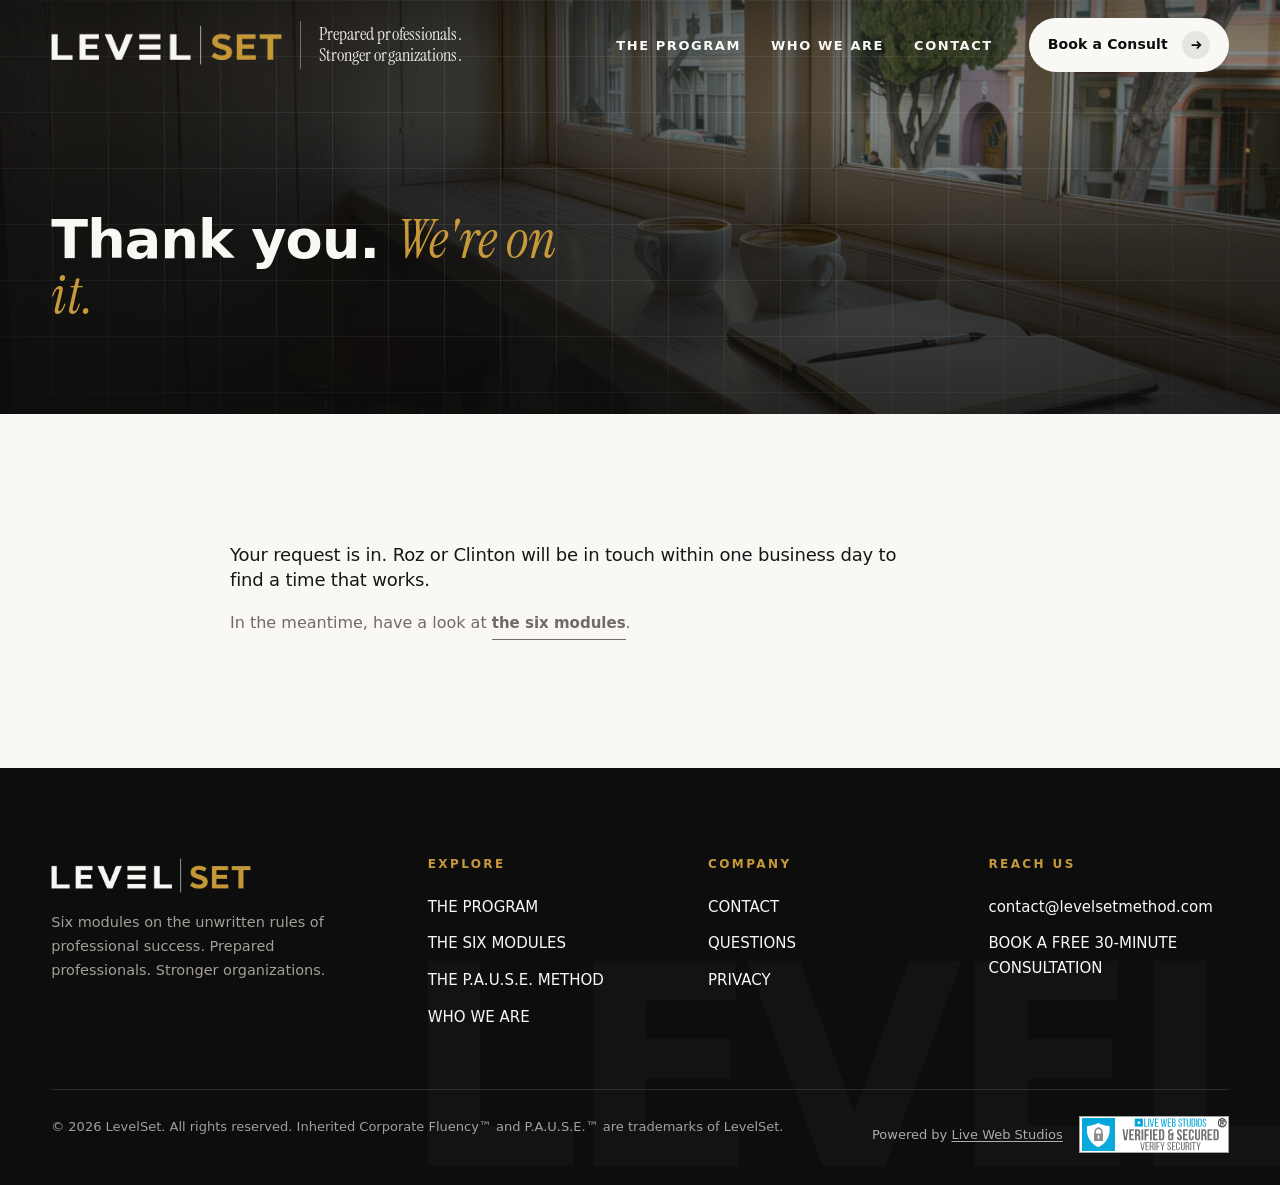
<file: thank-you.html>
<!DOCTYPE html>
<html lang="en" class="no-js">
<head>
<!-- Google tag (gtag.js) -->
<script async src="https://www.googletagmanager.com/gtag/js?id=G-K91WGNN9FK"></script>
<script>
  window.dataLayer = window.dataLayer || [];
  function gtag(){dataLayer.push(arguments);}
  gtag('js', new Date());

  gtag('config', 'G-K91WGNN9FK');
</script>
  <meta charset="utf-8">
  <meta name="viewport" content="width=device-width, initial-scale=1">
  <meta name="robots" content="noindex, follow">
  <script>document.documentElement.classList.replace("no-js","js");</script>
  <title>Thank You | LevelSet</title>
  <meta name="description" content="Your consultation request has been received.">
  <meta property="og:type" content="website">
  <meta property="og:site_name" content="LevelSet">
  <meta property="og:title" content="Thank You | LevelSet">
  <meta property="og:description" content="Your consultation request has been received.">
  <meta property="og:url" content="https://levelsetmethod.com/thank-you.html">
  <meta property="og:image" content="https://levelsetmethod.com/images/hero-01.jpg">
  <meta name="twitter:card" content="summary_large_image">
  <meta name="theme-color" content="#0d0d0d">
  <link rel="icon" href="favicon.png" type="image/png">
  <link rel="preconnect" href="https://fonts.googleapis.com">
  <link rel="preconnect" href="https://fonts.gstatic.com" crossorigin>
  <link href="https://fonts.googleapis.com/css2?family=Instrument+Serif:ital@0;1&display=swap" rel="stylesheet">
  <link rel="preload" as="image" href="images/contact-hero.jpg" fetchpriority="high">
  <link rel="stylesheet" href="css/styles.css">
  <script type="application/ld+json">
  {
    "@context": "https://schema.org",
    "@graph": [
      {
        "@type": "Organization",
        "@id": "https://levelsetmethod.com/#organization",
        "name": "LevelSet",
        "url": "https://levelsetmethod.com/",
        "email": "contact@levelsetmethod.com",
        "logo": "https://levelsetmethod.com/logo/levelset_logo_transparent.png",
        "description": "LevelSet is a six-module corporate onboarding program that teaches early-career and high-potential employees the unwritten rules of professional success.",
        "areaServed": "US",
        "founder": [
          {
            "@type": "Person",
            "name": "Dr. Rosalind Cohen",
            "jobTitle": "Co-Founder"
          },
          {
            "@type": "Person",
            "name": "Clinton Kelly",
            "jobTitle": "Co-Founder"
          }
        ],
        "contactPoint": {
          "@type": "ContactPoint",
          "contactType": "sales",
          "email": "contact@levelsetmethod.com",
          "areaServed": "US",
          "availableLanguage": "English"
        }
      },
      {
        "@type": "WebSite",
        "@id": "https://levelsetmethod.com/#website",
        "url": "https://levelsetmethod.com/",
        "name": "LevelSet",
        "publisher": {
          "@id": "https://levelsetmethod.com/#organization"
        }
      }
    ]
  }
  </script>
</head>
<body class="levels">
<a class="skip" href="#main">Skip to content</a>
<header class="header" id="top">
  <div class="container">
    <div class="header__brand">
      <a class="header__logo" href="index.html" aria-label="LevelSet home">
        <img class="light" src="logo/levelset_logo_white.png" alt="LevelSet" width="1058" height="188">
        <img class="dark" src="logo/levelset_logo_transparent.png" alt="" width="1058" height="188" aria-hidden="true">
      </a>
      <p class="header__tagline" aria-hidden="true">Prepared professionals.<br>Stronger organizations.</p>
    </div>
    <nav class="nav" aria-label="Primary">
      <ul class="nav__links">
        <li><a href="program.html">THE PROGRAM</a></li>
        <li><a href="about.html">WHO WE ARE</a></li>
        <li><a href="contact.html">CONTACT</a></li>
      </ul>
      <a class="btn btn--gold" href="contact.html">Book a Consult <span class="arrow" aria-hidden="true"><svg viewBox="0 0 16 16" fill="none" stroke="currentColor" stroke-width="2"><path d="M3 8h10M9 4l4 4-4 4"/></svg></span></a>
      <button class="burger" aria-label="Open menu" aria-expanded="false" aria-controls="mobile-nav"><span></span><span></span><span></span></button>
    </nav>
  </div>
</header>
<nav class="mobile-nav" id="mobile-nav" aria-label="Mobile">
  <a href="index.html">HOME</a>
  <a href="program.html">THE PROGRAM</a>
  <a href="about.html">WHO WE ARE</a>
  <a href="contact.html">CONTACT</a>
  <a class="mobile-nav__cta" href="mailto:contact@levelsetmethod.com">contact@levelsetmethod.com</a>
  <p class="mobile-nav__tagline">Prepared professionals.<br>Stronger organizations.</p>
</nav>
<main id="main">

<section class="page-hero" style="min-height:46vh">
  <div class="page-hero__bg" style="background-image:url(images/contact-hero.jpg)"></div>
  <div class="container">
    <h1 class="h-xl">Thank you. <span class="serif gold">We're on it.</span></h1>
  </div>
</section>
<section class="section">
  <div class="container" style="max-width:820px">
    <p class="lead">Your request is in. Roz or Clinton will be in touch within one business day to find a time that works.</p><p class="muted">In the meantime, have a look at <a class="link" href="program.html">the six modules</a>.</p>
  </div>
</section>
</main>
<footer class="footer">
  <div class="container">
    <div class="footer__grid">
      <div>
        <img class="footer__logo" src="logo/levelset_logo_white.png" alt="LevelSet" width="1058" height="188" loading="lazy">
        <p>Six modules on the unwritten rules of professional success. Prepared professionals. Stronger organizations.</p>
      </div>
      <div>
        <h2>Explore</h2>
        <ul>
          <li><a href="program.html">THE PROGRAM</a></li>
          <li><a href="program.html#modules">THE SIX MODULES</a></li>
          <li><a href="program.html#module-06">THE P.A.U.S.E. METHOD</a></li>
          <li><a href="about.html">WHO WE ARE</a></li>
        </ul>
      </div>
      <div>
        <h2>Company</h2>
        <ul>
          <li><a href="contact.html">CONTACT</a></li>
          <li><a href="contact.html#faq">QUESTIONS</a></li>
          <li><a href="privacy.html">PRIVACY</a></li>
        </ul>
      </div>
      <div>
        <h2>Reach us</h2>
        <ul>
          <li><a href="mailto:contact@levelsetmethod.com">contact@levelsetmethod.com</a></li>
          <li><a href="contact.html">BOOK A FREE 30-MINUTE CONSULTATION</a></li>
        </ul>
        <span class="level-mark" aria-hidden="true"></span>
      </div>
    </div>
    <div class="footer__bottom">
      <span>&copy; <span data-year>2026</span> LevelSet. All rights reserved. Inherited Corporate Fluency&trade; and P.A.U.S.E.&trade; are trademarks of LevelSet.</span>
      <div class="footer-lws">
        <span class="footer-credit">Powered by <a href="https://livewebstudios.com" target="_blank" rel="noopener">Live Web Studios</a></span>
        <a href="https://livewebstudios.com" class="footer-badge">
          <img src="images/verifiedsecured.png" alt="Verified &amp; Secured by Live Web Studios" loading="lazy" width="150" height="37">
        </a>
      </div>
    </div>
  </div>
  <div class="footer__word" aria-hidden="true">LEVEL</div>
</footer>
<script src="js/main.js" defer></script>
</body>
</html>
</file>
<file: css/styles.css>
/* ==========================================================================
   LEVEL | SET  ·  levelsetmethod.com
   Design system + components. Vanilla CSS, no build step.
   ========================================================================== */

:root{
  --black:#0d0d0d;
  --ink:#171717;
  --ink-2:#232323;
  --cream:#faf8f5;
  --cream-2:#f2efe9;
  --cream-3:#e9e4dc;
  --gold:#c7993a;
  --gold-2:#e0bf6e;
  --gold-deep:#a67c22;
  --gold-text:#886827;   /* gold for text on cream: 4.9:1, brand hue kept */
  --grey:#6f6b66;
  --grey-2:#a39e97;
  --line:rgba(13,13,13,.10);
  --line-dark:rgba(250,248,245,.12);

  /* System sans (San Francisco on Apple, Segoe UI on Windows). Approved
     2026-09-27 from the theme.css preview. */
  --font-display:ui-sans-serif, system-ui, -apple-system, BlinkMacSystemFont, "Segoe UI", Roboto, "Helvetica Neue", Arial, sans-serif;
  --font-body:ui-sans-serif, system-ui, -apple-system, BlinkMacSystemFont, "Segoe UI", Roboto, "Helvetica Neue", Arial, sans-serif;
  --font-serif:"Instrument Serif", Georgia, "Times New Roman", serif;

  --max:1280px;
  --gutter:clamp(20px, 4vw, 56px);
  --radius:8px;
  --ease:cubic-bezier(.22,.61,.36,1);
  --ease-out:cubic-bezier(.16,1,.3,1);
  --dur:.7s;

  /* --gold clears 7.4:1 on black but only 2.3:1 on cream, so gold TEXT resolves
     through --gold-ink: the darker text gold on light ground, the brand gold
     inside dark contexts (which opt back in below). Borders, rules, buttons and
     fills keep --gold everywhere. */
  --gold-ink:var(--gold-text);

  /* One scrim for all text over photography. Contrast comes from here, never
     from fading the photo. Darken these stops if a headline drops under 4.5:1. */
  --scrim-hero:
    linear-gradient(0deg, rgba(13,13,13,.86) 0%, rgba(13,13,13,.72) 40%, rgba(13,13,13,.4) 68%, rgba(13,13,13,.1) 90%),
    linear-gradient(90deg, rgba(13,13,13,.62) 0%, rgba(13,13,13,.3) 40%, rgba(13,13,13,0) 65%);
}

/* Phones stack the whole hero text block over the photo, so the scrim has to
   carry further up the frame. */
@media (max-width:640px){
  :root{
    --scrim-hero:
      linear-gradient(0deg, rgba(13,13,13,.9) 0%, rgba(13,13,13,.8) 50%, rgba(13,13,13,.72) 72%, rgba(13,13,13,.5) 88%, rgba(13,13,13,.3) 100%);
  }
}

.hero,.page-hero,.section--dark,.cta__panel,.footer,.mobile-nav,.module{--gold-ink:var(--gold)}

*,*::before,*::after{box-sizing:border-box}
html{scroll-behavior:smooth;-webkit-text-size-adjust:100%}
body{
  margin:0;
  font-family:var(--font-body);
  font-size:17px;
  line-height:1.65;
  color:var(--ink);
  background:var(--cream);
  -webkit-font-smoothing:antialiased;
  overflow-x:hidden;
}
img{max-width:100%;display:block;height:auto}
a{color:inherit;text-decoration:none}
button{font:inherit;color:inherit;background:none;border:0;cursor:pointer}
ul{margin:0;padding:0;list-style:none}
h1,h2,h3,h4{margin:0;font-family:var(--font-display);font-weight:600;line-height:1.08;letter-spacing:-.01em}
p{margin:0 0 1em}
p:last-child{margin-bottom:0}
strong{font-weight:700}
/* Serif accent rule: Instrument Serif italic appears only in each page's H1
   (on Home, the three hero slide titles) and its CTA-band H2. Two per page,
   maximum. Pull quotes and founder blockquotes use the serif as their own
   typeface, which is not an accent. */
.serif{font-family:var(--font-serif);font-weight:400;font-style:italic;letter-spacing:0}
.gold{color:var(--gold-ink)}
.muted{color:var(--grey)}

.container{width:min(100% - var(--gutter)*2, var(--max));margin-inline:auto}
.section{padding-block:clamp(72px, 10vw, 140px);position:relative}
.section--tight{padding-block:clamp(48px, 6vw, 88px)}
.section--dark{background:var(--black);color:var(--cream)}
.section--dark .muted{color:var(--grey-2)}
.section--cream2{background:var(--cream-2)}

.eyebrow{
  display:inline-flex;align-items:center;gap:12px;
  font-family:var(--font-body);font-weight:700;font-size:12px;letter-spacing:.22em;text-transform:uppercase;
  color:var(--gold-ink);margin-bottom:22px;
}
.eyebrow::before{content:"";width:28px;height:1px;background:var(--gold)}
/* Level-tool mark (Home for now; add class="levels" to <body> to enable on a
   page). Replaces the hairline with a thin spirit level that rocks up and down
   and settles level each time the eyebrow scrolls into view. main.js toggles
   .is-leveled; no-JS and reduced motion show it at rest. */
.levels{--level-mask:url("data:image/svg+xml,%3Csvg xmlns='http://www.w3.org/2000/svg' viewBox='0 0 40 12' fill='none' stroke='%23000' stroke-width='1'%3E%3Crect x='.5' y='2' width='39' height='8' rx='1.6'/%3E%3Crect x='14.5' y='4' width='11' height='4' rx='2'/%3E%3Cpath d='M18 4v4M22 4v4' stroke-width='.6'/%3E%3Ccircle cx='20' cy='6' r='1.1' fill='%23000' stroke='none'/%3E%3Cpath d='M4 4.5v3M36 4.5v3' stroke-width='.6'/%3E%3C/svg%3E")}
.levels .eyebrow::before,
.levels .level-mark{
  width:40px;height:12px;background:var(--gold);
  -webkit-mask:var(--level-mask) center/contain no-repeat;
          mask:var(--level-mask) center/contain no-repeat;
  opacity:0;transform-origin:50% 50%;
}
/* Larger mark under the footer consult link. Present in every footer, shown
   only on .levels pages. */
.level-mark{display:none}
.levels .level-mark{display:block;width:120px;height:36px;margin-top:18px;
  -webkit-mask-image:url("data:image/svg+xml,%3Csvg xmlns='http://www.w3.org/2000/svg' viewBox='0 0 40 12' fill='none' stroke='%23000' stroke-width='.42'%3E%3Crect x='.3' y='2' width='39.4' height='8' rx='1.4'/%3E%3Crect x='14.5' y='4' width='11' height='4' rx='2'/%3E%3Cpath d='M18 4v4M22 4v4M4 4.5v3M36 4.5v3M8 5.2v1.6M32 5.2v1.6' stroke-width='.3'/%3E%3Ccircle cx='20' cy='6' r='.9' fill='%23000' stroke='none'/%3E%3C/svg%3E");mask-image:url("data:image/svg+xml,%3Csvg xmlns='http://www.w3.org/2000/svg' viewBox='0 0 40 12' fill='none' stroke='%23000' stroke-width='.42'%3E%3Crect x='.3' y='2' width='39.4' height='8' rx='1.4'/%3E%3Crect x='14.5' y='4' width='11' height='4' rx='2'/%3E%3Cpath d='M18 4v4M22 4v4M4 4.5v3M36 4.5v3M8 5.2v1.6M32 5.2v1.6' stroke-width='.3'/%3E%3Ccircle cx='20' cy='6' r='.9' fill='%23000' stroke='none'/%3E%3C/svg%3E")}
/* Set down, rocks like a carpenter settling it, comes to level. */
.levels .eyebrow.is-leveled::before,
.levels .level-mark.is-leveled{opacity:1;animation:level-settle 2s cubic-bezier(.36,.07,.19,.97) both}
@keyframes level-settle{
  0%{opacity:0;transform:rotate(-22deg)}
  10%{opacity:1}
  22%{transform:rotate(17deg)}
  40%{transform:rotate(-11deg)}
  58%{transform:rotate(6deg)}
  74%{transform:rotate(-2.5deg)}
  88%{transform:rotate(1deg)}
  100%{opacity:1;transform:rotate(0)}
}
html.no-js .levels .eyebrow::before,html.no-js .levels .level-mark{opacity:1;transform:none;animation:none}
.h-xl{font-size:clamp(40px, 6vw, 84px)}
.h-l{font-size:clamp(34px, 4.6vw, 62px)}
.h-m{font-size:clamp(26px, 3vw, 40px)}
.h-s{font-size:clamp(20px, 2vw, 26px);letter-spacing:-.005em;line-height:1.15}
.lead{font-size:clamp(17px, 1.3vw, 20px);line-height:1.55;max-width:60ch}
.section-head{max-width:820px;margin-bottom:clamp(40px, 5vw, 72px)}
.section-head .lead{margin-top:20px}
.section-head--center{margin-inline:auto;text-align:center}
.section-head--center .eyebrow{justify-content:center}
.section-head--center .lead{margin-inline:auto}

/* -------------------------------------------------------------------------
   Buttons
   ------------------------------------------------------------------------- */
.btn{
  --bg:var(--ink);--fg:var(--cream);
  position:relative;display:inline-flex;align-items:center;gap:14px;
  padding:16px 26px 16px 22px;border-radius:var(--radius);
  background:var(--bg);color:var(--fg);
  font-weight:700;font-size:15px;letter-spacing:.01em;
  border:1px solid transparent;overflow:hidden;
  transition:transform .35s var(--ease), box-shadow .35s var(--ease), background .35s var(--ease), color .35s var(--ease), border-color .35s var(--ease);
  isolation:isolate;
}
.btn .arrow{
  width:34px;height:34px;border-radius:50%;flex:none;
  display:grid;place-items:center;background:rgba(255,255,255,.12);
  transition:transform .35s var(--ease), background .35s var(--ease);
}
.btn .arrow svg{width:14px;height:14px}
.btn:hover{transform:translateY(-2px);box-shadow:0 14px 30px -12px rgba(0,0,0,.45)}
.btn:hover .arrow{transform:translateX(3px)}
.btn--gold{--bg:var(--gold);--fg:var(--black)}
.btn--gold .arrow{background:rgba(0,0,0,.12)}
.btn--gold:hover{background:var(--gold-2)}
.btn--light{--bg:var(--cream);--fg:var(--black)}
.btn--light .arrow{background:rgba(0,0,0,.08)}
.btn--ghost{--bg:transparent;--fg:currentColor;border-color:currentColor}
.btn--ghost .arrow{background:rgba(127,127,127,.15)}
.btn--ghost:hover{background:var(--ink);color:var(--cream);border-color:var(--ink)}
.section--dark .btn--ghost:hover{background:var(--cream);color:var(--black);border-color:var(--cream)}
.btn-row{display:flex;flex-wrap:wrap;gap:14px;align-items:center}
.link{
  display:inline-flex;align-items:center;gap:10px;font-weight:700;font-size:15px;
  padding-bottom:3px;border-bottom:1px solid currentColor;transition:gap .3s var(--ease), color .3s var(--ease);
}
.link:hover{gap:16px;color:var(--gold-ink)}

/* -------------------------------------------------------------------------
   Header
   ------------------------------------------------------------------------- */
.header{
  position:fixed;inset:0 0 auto 0;z-index:100;
  padding-block:18px;
  transition:background .5s var(--ease), padding .5s var(--ease), box-shadow .5s var(--ease);
  color:var(--cream);
}
.header .container{display:flex;align-items:center;justify-content:space-between;gap:24px}
.header__logo{display:block;width:clamp(170px, 18vw, 240px);position:relative;flex:none}
.header__logo img{width:100%;transition:opacity .4s var(--ease)}
.header__logo img.dark{position:absolute;inset:0;opacity:0}
.header__brand{display:flex;align-items:center;gap:18px;min-width:0}
.header__tagline{
  margin:0;padding:3px 0 3px 18px;
  border-left:1px solid rgba(250,248,245,.4);
  font-family:var(--font-serif);font-weight:400;font-style:normal;font-size:18px;letter-spacing:.005em;
  line-height:1.15;white-space:nowrap;
  opacity:.92;transition:opacity .4s var(--ease), border-color .5s var(--ease);
}
.header.is-solid .header__tagline, .header.is-light .header__tagline{border-left-color:rgba(13,13,13,.25)}
@media (max-width:1180px){.header__tagline{display:none}}
.header.is-solid, .header.is-light{background:rgba(250,248,245,.86);backdrop-filter:blur(14px);-webkit-backdrop-filter:blur(14px);color:var(--ink);box-shadow:0 1px 0 var(--line);padding-block:12px}
.header.is-solid .header__logo img.light, .header.is-light .header__logo img.light{opacity:0}
.header.is-solid .header__logo img.dark, .header.is-light .header__logo img.dark{opacity:1}
.nav{display:flex;align-items:center;gap:36px}
.nav__links{display:flex;gap:30px}
.nav__links a{font-weight:700;font-size:13px;letter-spacing:.12em;position:relative;padding-block:6px;white-space:nowrap}
.nav__links a::after{content:"";position:absolute;left:0;bottom:0;height:1px;width:100%;background:var(--gold);transform:scaleX(0);transform-origin:left;transition:transform .4s var(--ease)}
.nav__links a:hover::after, .nav__links a[aria-current="page"]::after{transform:scaleX(1)}
.nav .btn{padding:12px 18px 12px 18px;font-size:14px;white-space:nowrap}
.nav .btn .arrow{width:28px;height:28px}
.header:not(.is-solid):not(.is-light) .nav .btn{--bg:var(--cream);--fg:var(--black)}
.header:not(.is-solid):not(.is-light) .nav .btn .arrow{background:rgba(0,0,0,.08)}
.burger{display:none;width:44px;height:44px;place-items:center;border-radius:50%}
.burger span{display:block;width:22px;height:2px;background:currentColor;margin:5px 0;transition:transform .4s var(--ease), opacity .3s}
.burger.is-open span:nth-child(1){transform:translateY(12px) rotate(45deg)}
.burger.is-open span:nth-child(2){opacity:0}
.burger.is-open span:nth-child(3){transform:translateY(-12px) rotate(-45deg)}

@media (max-width:900px){
  .nav__links, .nav .btn{display:none}
  .burger{display:grid}
  .mobile-nav{
    position:fixed;inset:0;z-index:90;background:var(--black);color:var(--cream);
    display:flex;flex-direction:column;justify-content:center;padding:var(--gutter);
    clip-path:circle(0 at calc(100% - 44px) 44px);transition:clip-path .7s var(--ease-out);
  }
  .mobile-nav.is-open{clip-path:circle(150% at calc(100% - 44px) 44px)}
  .mobile-nav a{font-family:var(--font-display);font-size:clamp(34px, 9vw, 52px);font-weight:600;padding:10px 0;opacity:0;transform:translateY(20px);transition:opacity .5s var(--ease), transform .5s var(--ease)}
  .mobile-nav.is-open a{opacity:1;transform:none}
  .mobile-nav a:nth-child(1){transition-delay:.15s}.mobile-nav a:nth-child(2){transition-delay:.22s}.mobile-nav a:nth-child(3){transition-delay:.29s}.mobile-nav a:nth-child(4){transition-delay:.36s}
  .mobile-nav .mobile-nav__cta{margin-top:30px;font-family:var(--font-body);font-size:16px;color:var(--gold-ink)}
  .mobile-nav__tagline{position:absolute;left:var(--gutter);right:var(--gutter);bottom:var(--gutter);margin:0;font-family:var(--font-serif);font-size:18px;line-height:1.25;opacity:0;transition:opacity .5s var(--ease) .45s}
  .mobile-nav.is-open .mobile-nav__tagline{opacity:.7}
  .header.menu-open{color:var(--cream);background:transparent;box-shadow:none;backdrop-filter:none}
  .header.menu-open .header__logo img.dark{opacity:0}
  .header.menu-open .header__logo img.light{opacity:1}
}
@media (min-width:901px){.mobile-nav{display:none}}

/* -------------------------------------------------------------------------
   Hero slider
   ------------------------------------------------------------------------- */
.hero{position:relative;height:100svh;min-height:640px;max-height:1100px;background:var(--black);color:var(--cream);overflow:hidden}
.hero__slides{position:absolute;inset:0}
.slide{position:absolute;inset:0;opacity:0;transition:opacity 1.2s var(--ease);will-change:opacity}
.slide.is-active{opacity:1;z-index:1}
.slide__img{position:absolute;inset:0;background-size:cover;background-position:center;transform:scale(1.04);transition:transform var(--slide-dur, 5.5s) linear}
.slide.is-active .slide__img{transform:scale(1)}
.slide::after{
  content:"";position:absolute;inset:0;
  background:
    linear-gradient(180deg, rgba(13,13,13,.45) 0%, rgba(13,13,13,0) 22%),
    var(--scrim-hero);
}
/* For a photo with a bright area behind the text column (hero-02's entry door) */
.slide--deep::after{
  background:
    linear-gradient(90deg, rgba(13,13,13,.55) 0%, rgba(13,13,13,.35) 40%, rgba(13,13,13,0) 62%),
    linear-gradient(180deg, rgba(13,13,13,.45) 0%, rgba(13,13,13,0) 22%),
    var(--scrim-hero);
}
.hero__content{position:relative;z-index:2;height:100%;display:flex;flex-direction:column;justify-content:flex-end;padding-bottom:clamp(64px, 9vh, 120px)}
.hero__stack{max-width:100%}
@media (min-width:1024px){.hero__stack{max-width:60%}}
.hero__grid{display:grid;grid-template-columns:1fr;gap:22px;align-items:end}
.hero__title{font-size:clamp(44px, 6.6vw, 100px);font-weight:600;line-height:1;letter-spacing:-.015em;max-width:13ch}
.hero__title .serif{font-size:1.02em}
.hero__copy{max-width:42ch;font-size:clamp(17px, 1.3vw, 20px);line-height:1.55;color:rgba(250,248,245,.9);text-align:left;justify-self:start;margin:0}
.hero__text{position:relative;min-height:1em}
.hero__text-item{position:absolute;inset:auto 0 0 0;opacity:0;transform:translateY(24px);transition:opacity .9s var(--ease), transform .9s var(--ease);pointer-events:none}
.hero__text-item.is-active{opacity:1;transform:none;pointer-events:auto;position:relative}
.hero__bottom{display:flex;justify-content:flex-start;align-items:center;gap:20px 36px;margin-top:clamp(26px, 3.6vh, 40px);flex-wrap:wrap}
.hero__dots{display:flex;gap:10px}
.dot{width:56px;height:3px;background:rgba(250,248,245,.28);border-radius:2px;position:relative;overflow:hidden;padding:0}
.dot::after{content:"";position:absolute;inset:0;background:var(--gold);transform:scaleX(0);transform-origin:left}
.dot.is-active::after{animation:dotfill var(--slide-dur, 5.5s) linear forwards}
.hero.is-paused .dot.is-active::after{animation-play-state:paused}
.hero__pause{width:32px;height:32px;border-radius:50%;border:1px solid rgba(250,248,245,.35);display:grid;place-items:center;color:var(--cream);transition:border-color .3s var(--ease), background .3s var(--ease)}
.hero__pause:hover{border-color:var(--gold);background:rgba(250,248,245,.08)}
.hero__pause svg{width:12px;height:12px}
.hero__pause .i-play{display:none}
.hero__pause[aria-pressed="true"] .i-play{display:block}
.hero__pause[aria-pressed="true"] .i-pause{display:none}
@keyframes dotfill{to{transform:scaleX(1)}}
.hero__meta{font-size:12px;letter-spacing:.2em;text-transform:uppercase;color:rgba(250,248,245,.8);display:flex;gap:18px;align-items:center}
.hero__meta .num{color:var(--gold-ink);font-weight:700}
.hero__scroll{position:absolute;right:var(--gutter);bottom:26px;z-index:3;font-size:11px;letter-spacing:.22em;text-transform:uppercase;color:rgba(250,248,245,.6);display:flex;align-items:center;gap:12px}
.hero__scroll i{display:block;width:1px;height:40px;background:linear-gradient(to bottom, var(--gold), transparent);animation:scrollline 2.2s var(--ease) infinite}
@keyframes scrollline{0%{transform:scaleY(0);transform-origin:top}50%{transform:scaleY(1);transform-origin:top}51%{transform-origin:bottom}100%{transform:scaleY(0);transform-origin:bottom}}
@media (max-width:900px){
  .hero__scroll{display:none}
}
@media (max-width:640px){
  .hero__title{font-size:clamp(40px, 11vw, 56px)}
  .hero__copy{font-size:16px}
  /* Phone crops put the eyebrow over the brightest part of the photo; cream
     text holds 4.5:1 there, the gold hairline keeps the brand note. */
  .hero .eyebrow,.page-hero .eyebrow{color:rgba(250,248,245,.92)}
  .hero .btn-row{flex-direction:column;align-items:stretch;width:100%}
  .hero .btn-row .btn{justify-content:space-between}
}

/* Page hero (interior pages) */
.page-hero{position:relative;min-height:62vh;display:flex;align-items:flex-end;background:var(--black);color:var(--cream);overflow:hidden;padding-top:140px;padding-bottom:clamp(48px, 7vw, 96px)}
.page-hero--short{min-height:52vh}
.page-hero__bg{position:absolute;inset:0;background-size:cover;background-position:center;opacity:1;transform:scale(1.06);animation:heroin 2.4s var(--ease-out) forwards}
@keyframes heroin{to{transform:scale(1)}}
.page-hero::after{content:"";position:absolute;inset:0;background:linear-gradient(90deg, rgba(13,13,13,.5) 0%, rgba(13,13,13,.3) 40%, rgba(13,13,13,0) 62%), linear-gradient(180deg, rgba(13,13,13,.5) 0%, rgba(13,13,13,0) 30%), var(--scrim-hero)}
.page-hero .container{position:relative;z-index:2}
.page-hero .h-xl{max-width:14ch;font-weight:600;letter-spacing:-.015em;line-height:1.02}
.page-hero__lede{margin-top:22px;max-width:48ch;font-size:clamp(17px, 1.3vw, 20px);line-height:1.55;color:rgba(250,248,245,.9)}

/* -------------------------------------------------------------------------
   Marquee strip
   ------------------------------------------------------------------------- */
.strip{background:var(--gold);color:var(--black);overflow:hidden;padding-block:14px;border-block:1px solid rgba(0,0,0,.08)}
.strip__track{display:flex;gap:56px;width:max-content;animation:marquee 55s linear infinite;font-family:var(--font-display);font-weight:600;font-size:15px;letter-spacing:.16em;text-transform:uppercase;white-space:nowrap}
.strip__track span::after{content:"";display:inline-block;width:6px;height:6px;border-radius:50%;background:var(--black);margin-left:56px;vertical-align:middle;opacity:.6}
@keyframes marquee{to{transform:translateX(-50%)}}
.strip:hover .strip__track,.strip:focus-within .strip__track{animation-play-state:paused}

/* -------------------------------------------------------------------------
   Backgrounds with imagery
   ------------------------------------------------------------------------- */
.bg-image{position:absolute;inset:0;background-size:cover;background-position:center;z-index:0}
.bg-image--fixed{background-attachment:fixed}
.bg-image--dim::after{content:"";position:absolute;inset:0;background:var(--scrim-hero)}
/* Two-column text over a photo: the hero scrim plus an even layer, since text
   runs across the whole frame. */
.bg-image--scrim::after{content:"";position:absolute;inset:0;background:var(--scrim-hero), rgba(13,13,13,.55)}
.bg-image--soft::after{content:"";position:absolute;inset:0;background:linear-gradient(180deg, rgba(250,248,245,.92), rgba(250,248,245,.75))}
.section > .container{position:relative;z-index:1}
/* Parallax backgrounds are scaled and translated; clip them to their section.
   overflow:clip (not hidden) so sticky children keep working. */
.section:has(> .bg-image){overflow:clip}
.bg-parallax{will-change:transform}

/* -------------------------------------------------------------------------
   Stats
   ------------------------------------------------------------------------- */
.stats{display:grid;grid-template-columns:repeat(3,1fr);gap:18px}
.stat{background:var(--black);border:1px solid var(--line-dark);border-radius:var(--radius);padding:clamp(28px, 3vw, 44px)}
.stat__num{font-family:var(--font-display);font-size:clamp(48px, 5.5vw, 84px);font-weight:600;line-height:1;color:var(--gold-ink);letter-spacing:-.02em}
.stat__num sup{font-size:.4em;vertical-align:top;top:.35em;position:relative}
.stat__label{margin-top:14px;font-size:15px;color:var(--grey-2);max-width:26ch}
.stat__src{margin-top:18px;font-size:11px;letter-spacing:.14em;text-transform:uppercase;color:rgba(250,248,245,.4)}
@media (max-width:800px){.stats{grid-template-columns:1fr}}

/* -------------------------------------------------------------------------
   Split layout
   ------------------------------------------------------------------------- */
.split{display:grid;grid-template-columns:1fr 1fr;gap:clamp(32px, 6vw, 96px);align-items:center}
.split--wide-left{grid-template-columns:1.15fr .85fr}
.split__media{position:relative;border-radius:var(--radius);overflow:hidden;aspect-ratio:4/5}
.split__media img{width:100%;height:100%;object-fit:cover;transition:transform 1.2s var(--ease)}
.split__media:hover img{transform:scale(1.04)}
.split__media--wide{aspect-ratio:4/3}
.split__caption{position:absolute;left:20px;bottom:20px;background:rgba(13,13,13,.75);backdrop-filter:blur(8px);color:var(--cream);padding:12px 16px;border-radius:var(--radius);font-size:13px;letter-spacing:.06em}
.checklist li{display:flex;gap:16px;align-items:flex-start;padding:16px 0;border-bottom:1px solid var(--line);font-size:17px}
.section--dark .checklist li{border-color:var(--line-dark)}
.checklist li:last-child{border-bottom:0}
.check{flex:none;width:26px;height:26px;border-radius:50%;border:1.5px solid var(--gold);display:grid;place-items:center;margin-top:2px}
.check svg{width:12px;height:12px;stroke:var(--gold);stroke-width:2.5;fill:none}
@media (max-width:900px){.split,.split--wide-left{grid-template-columns:1fr}.split__media{aspect-ratio:16/11}}

/* -------------------------------------------------------------------------
   Audience cards
   ------------------------------------------------------------------------- */
.cards{display:grid;grid-template-columns:repeat(4,1fr);gap:18px}
.card{
  position:relative;padding:32px 28px 36px;border:1px solid var(--line);border-radius:var(--radius);background:var(--cream);
  transition:transform .5s var(--ease), box-shadow .5s var(--ease), border-color .5s var(--ease);overflow:hidden;
}
.card::before{content:"";position:absolute;left:0;top:0;width:100%;height:3px;background:var(--gold);transform:scaleX(0);transform-origin:left;transition:transform .5s var(--ease)}
.card:hover{transform:translateY(-6px);box-shadow:0 30px 50px -30px rgba(0,0,0,.35);border-color:transparent}
.card:hover::before{transform:scaleX(1)}
.card__num{font-family:var(--font-serif);font-style:italic;font-size:34px;color:var(--gold-ink);line-height:1;margin-bottom:26px}
.card h3{font-size:21px;letter-spacing:-.005em;line-height:1.15;margin-bottom:12px}
.card p{font-size:15px;color:var(--grey)}
@media (max-width:1000px){.cards{grid-template-columns:repeat(2,1fr)}}
@media (max-width:560px){.cards{grid-template-columns:1fr}}
.cards--two{grid-template-columns:repeat(2,1fr)}
.card__eyebrow{font-size:12px;letter-spacing:.22em;text-transform:uppercase;color:var(--gold-ink);font-weight:700;margin-bottom:18px}
/* Who-benefits cards: large level mark pinned to the bottom so all four line up. */
.cards--level .card{display:flex;flex-direction:column}
.cards--level .card p{margin-bottom:28px}
.levels .level-mark--card{margin-top:auto}
.cards--two .card{padding:clamp(32px, 3.4vw, 48px)}
.cards--two .card h3{font-size:clamp(22px, 2vw, 28px)}
.cards--two .card p{font-size:16px}
.audience-note{margin-top:28px;text-align:center;color:var(--grey);font-size:15px}
@media (max-width:760px){.cards--two{grid-template-columns:1fr}}
/* Drafting-grid background (Audiences). Hairline squares that fade out toward
   the edges so the grid reads as paper, not a table. */
.section--grid{overflow:clip}
.section--grid::before{
  content:"";position:absolute;inset:0;pointer-events:none;
  background-image:linear-gradient(var(--line) 1px, transparent 1px),linear-gradient(90deg, var(--line) 1px, transparent 1px);
  background-size:56px 56px;background-position:center top;
  -webkit-mask-image:radial-gradient(ellipse 75% 70% at 50% 45%, #000 30%, transparent 100%);
          mask-image:radial-gradient(ellipse 75% 70% at 50% 45%, #000 30%, transparent 100%);
}
/* Same drafting grid laid over every hero photo, in light lines so the image
   still reads through. Sits above the photo and scrim, below the text. */
.hero__slides{z-index:0}
.hero::before,.page-hero::before{
  content:"";position:absolute;inset:0;z-index:1;pointer-events:none;
  background-image:linear-gradient(rgba(250,248,245,.08) 1px, transparent 1px),linear-gradient(90deg, rgba(250,248,245,.08) 1px, transparent 1px);
  background-size:56px 56px;background-position:center top;
  -webkit-mask-image:radial-gradient(ellipse 80% 80% at 50% 45%, #000 35%, transparent 100%);
          mask-image:radial-gradient(ellipse 80% 80% at 50% 45%, #000 35%, transparent 100%);
}
/* Cards on grid sections lift off the paper: white face, firmer edge, soft
   shadow, so they no longer read as the same cream as the background. */
.section--grid .card,.section--grid .step{background:#fff;border-color:rgba(13,13,13,.14);box-shadow:0 1px 2px rgba(13,13,13,.04), 0 18px 36px -24px rgba(13,13,13,.28)}
.section--grid .step:hover{border-color:rgba(199,153,55,.6);box-shadow:0 1px 2px rgba(13,13,13,.04), 0 24px 44px -24px rgba(13,13,13,.34)}
.section--grid .card:hover{border-color:transparent;box-shadow:0 30px 50px -30px rgba(0,0,0,.35)}
/* Card sets that rock and settle level (Audiences, Stats), the same motion as
   the level mark in the eyebrows, at card-sized angles. main.js toggles
   .is-rocking each time the set scrolls into view; fill is backwards only so
   hover still works after. */
.rock.is-rocking > *{animation:card-settle var(--rock-d,2s) cubic-bezier(.36,.07,.19,.97) var(--rock-delay,0s) backwards}
/* Staff photos: a lighter single-element sway on view, alternating direction. */
.sway{--rock-a:-2deg;--rock-d:2.2s}
.sway--alt{--rock-a:1.6deg;--rock-d:2s;--rock-delay:.1s}
.sway.is-rocking{animation:card-settle var(--rock-d) cubic-bezier(.36,.07,.19,.97) var(--rock-delay,0s) backwards}
/* Contact form: only the fields rock, not the note or the button. */
.form.rock.is-rocking > :not(.field){animation:none}
/* Each item gets its own start angle, direction and timing so a set never
   moves in lockstep. Pattern repeats every 7 items. */
.rock > *:nth-child(7n+1){--rock-a:-5deg;--rock-d:2s;--rock-delay:0s}
.rock > *:nth-child(7n+2){--rock-a:3.6deg;--rock-d:1.8s;--rock-delay:.08s}
.rock > *:nth-child(7n+3){--rock-a:-2.4deg;--rock-d:2.2s;--rock-delay:.03s}
.rock > *:nth-child(7n+4){--rock-a:6deg;--rock-d:1.9s;--rock-delay:.12s}
.rock > *:nth-child(7n+5){--rock-a:-3.8deg;--rock-d:2.1s;--rock-delay:.05s}
.rock > *:nth-child(7n+6){--rock-a:2.8deg;--rock-d:2.3s;--rock-delay:.1s}
.rock > *:nth-child(7n+7){--rock-a:-6deg;--rock-d:1.85s;--rock-delay:.02s}
@keyframes card-settle{
  0%{transform:rotate(var(--rock-a,-5deg))}
  22%{transform:rotate(calc(var(--rock-a,-5deg) * -.8))}
  40%{transform:rotate(calc(var(--rock-a,-5deg) * .52))}
  58%{transform:rotate(calc(var(--rock-a,-5deg) * -.28))}
  74%{transform:rotate(calc(var(--rock-a,-5deg) * .12))}
  88%{transform:rotate(calc(var(--rock-a,-5deg) * -.05))}
  100%{transform:rotate(0)}
}

/* -------------------------------------------------------------------------
   Delivery (headline stat + four facts)
   ------------------------------------------------------------------------- */
.delivery__stat{font-family:var(--font-display);font-weight:600;font-size:clamp(26px, 3vw, 40px);line-height:1.15;letter-spacing:-.02em}
.delivery__stat .gold{font-size:1.4em}
.delivery__note{margin-top:16px;font-size:14px;color:var(--grey);max-width:60ch}
.section--dark .delivery__note{color:var(--grey-2)}
.facts{display:grid;grid-template-columns:repeat(4,1fr);gap:1px;background:var(--line);border:1px solid var(--line);border-radius:var(--radius);overflow:hidden;margin-top:clamp(32px, 4vw, 56px)}
.fact{background:var(--cream);padding:clamp(24px, 2.6vw, 36px)}
.section--cream2 .fact{background:var(--cream-2)}
.fact dt{font-size:12px;letter-spacing:.22em;text-transform:uppercase;color:var(--gold-ink);font-weight:700;margin-bottom:12px}
.fact dd{margin:0;font-family:var(--font-display);font-weight:700;font-size:clamp(18px, 1.6vw, 22px);line-height:1.25}
.fact dd span{display:block;margin-top:8px;font-family:var(--font-body);font-weight:400;font-size:14.5px;color:var(--grey);line-height:1.5}
@media (max-width:1000px){.facts{grid-template-columns:repeat(2,1fr)}}
@media (max-width:560px){.facts{grid-template-columns:1fr}}

/* Unregistered trademark mark */
.tm{font-size:.5em;vertical-align:super;line-height:0;font-weight:400;letter-spacing:0}

/* -------------------------------------------------------------------------
   Modules (dark grid, image cards)
   ------------------------------------------------------------------------- */
.modules{display:grid;grid-template-columns:repeat(3,1fr);gap:18px}
.module{
  position:relative;display:block;border-radius:var(--radius);overflow:hidden;aspect-ratio:4/4.6;background:var(--ink-2);
  border:1px solid var(--line-dark);color:var(--cream);
}
.module__img{position:absolute;inset:0;background-size:cover;background-position:center;transition:transform 1.4s var(--ease), filter 1s var(--ease);filter:saturate(.92) brightness(.88)}
.module:hover .module__img{transform:scale(1.06);filter:saturate(1) brightness(.95)}
.module::after{content:"";position:absolute;inset:0;background:linear-gradient(180deg, rgba(13,13,13,.05) 25%, rgba(13,13,13,.9) 100%)}
.module__body{position:absolute;inset:auto 0 0 0;padding:28px;z-index:1}
.module__tag{font-size:12px;letter-spacing:.22em;text-transform:uppercase;color:var(--gold-ink);font-weight:700;display:block;margin-bottom:10px}
.module h3{font-size:clamp(22px, 1.8vw, 26px);letter-spacing:-.005em;line-height:1.15;margin-bottom:10px}
.module p{font-size:14.5px;color:rgba(250,248,245,.82);margin-bottom:0}
.module__go{position:absolute;top:22px;right:22px;z-index:1;width:40px;height:40px;border-radius:50%;background:rgba(250,248,245,.12);backdrop-filter:blur(6px);display:grid;place-items:center;transition:background .4s, transform .4s var(--ease)}
.module__go svg{width:16px;height:16px}
.module:hover .module__go{background:var(--gold);color:var(--black);transform:rotate(-45deg)}
@media (max-width:1000px){.modules{grid-template-columns:repeat(2,1fr)}}
@media (max-width:560px){.modules{grid-template-columns:1fr}.module{aspect-ratio:4/3.4}}

/* Module detail rows (program page) */
.module-row{display:grid;grid-template-columns:120px 1fr 1fr;gap:clamp(24px, 4vw, 64px);padding-block:clamp(40px, 5vw, 72px);border-top:1px solid var(--line);align-items:start}
.module-row:last-of-type{border-bottom:1px solid var(--line)}
.module-row__num{font-family:var(--font-serif);font-style:italic;font-size:clamp(48px, 5vw, 76px);color:var(--gold-ink);line-height:1;position:sticky;top:120px}
.module-row__media{border-radius:var(--radius);overflow:hidden;aspect-ratio:4/3}
.module-row__media img{width:100%;height:100%;object-fit:cover;transition:transform 1.2s var(--ease)}
.module-row:hover .module-row__media img{transform:scale(1.04)}
.module-row h3{font-size:clamp(26px, 2.6vw, 36px);margin-bottom:8px}
.module-row .module__tag{margin-bottom:14px}
.module-row .checklist{margin-top:18px}
@media (max-width:900px){.module-row{grid-template-columns:1fr}.module-row__num{position:static}}

/* -------------------------------------------------------------------------
   Founders
   ------------------------------------------------------------------------- */
.founders{display:grid;grid-template-columns:1fr 1fr;gap:clamp(24px, 4vw, 56px)}
.founder{display:grid;grid-template-columns:240px 1fr;gap:28px;align-items:start}
.founder__photo{border-radius:var(--radius);overflow:hidden;aspect-ratio:1/1.06;position:relative}
.founder__photo img{width:100%;height:100%;object-fit:cover;transition:transform 1.2s var(--ease)}
.founder:hover .founder__photo img{transform:scale(1.03)}
.founder__photo::after{content:"";position:absolute;inset:0;border:1px solid rgba(199,153,55,.35);border-radius:var(--radius);pointer-events:none}
.founder h3{font-size:clamp(24px, 2.2vw, 30px);margin-bottom:4px}
.founder__role{color:var(--gold-ink);font-weight:700;font-size:13px;letter-spacing:.14em;text-transform:uppercase;margin-bottom:16px}
.founder ul li{font-size:15px;padding:7px 0;border-bottom:1px solid var(--line);color:var(--grey)}
.founder ul li:last-child{border:0}
.founder ul li em{font-style:italic;color:var(--ink)}
@media (max-width:1000px){.founders{grid-template-columns:1fr}}
@media (max-width:560px){.founder{grid-template-columns:1fr}.founder__photo{max-width:260px}}

/* Founder feature (about page) */
.founder-feature{display:grid;grid-template-columns:.9fr 1.1fr;gap:clamp(32px, 6vw, 96px);align-items:center;padding-block:clamp(48px, 6vw, 96px)}
.founder-feature:nth-of-type(even){grid-template-columns:1.1fr .9fr}
.founder-feature:nth-of-type(even) .founder-feature__media{order:2}
.founder-feature__media{position:relative;border-radius:var(--radius);overflow:hidden;aspect-ratio:1/1.08;max-width:520px}
.founder-feature__media img{width:100%;height:100%;object-fit:cover}
.founder-feature__media::before{content:"";position:absolute;inset:14px;border:1px solid rgba(199,153,55,.55);z-index:1;pointer-events:none;border-radius:var(--radius)}
.founder-feature blockquote{margin:24px 0 0;padding-left:20px;border-left:2px solid var(--gold);font-family:var(--font-serif);font-style:italic;font-size:clamp(20px, 1.8vw, 26px);line-height:1.35}
@media (max-width:900px){.founder-feature, .founder-feature:nth-of-type(even){grid-template-columns:1fr}.founder-feature:nth-of-type(even) .founder-feature__media{order:0}}

/* -------------------------------------------------------------------------
   Process timeline
   ------------------------------------------------------------------------- */
.process{position:relative;display:grid;gap:18px}
.step{
  display:grid;grid-template-columns:110px 1fr auto;gap:clamp(20px, 3vw, 48px);align-items:center;
  padding:clamp(24px, 3vw, 40px);border:1px solid var(--line);border-radius:var(--radius);background:var(--cream);
  transition:border-color .5s var(--ease), transform .5s var(--ease), box-shadow .5s var(--ease);
}
.step:hover{transform:translateX(6px);border-color:rgba(199,153,55,.6);box-shadow:0 20px 40px -30px rgba(0,0,0,.3)}
.step__num{font-family:var(--font-serif);font-style:italic;font-size:clamp(44px, 4.6vw, 64px);color:var(--gold-ink);line-height:1}
.step h3{font-size:clamp(20px, 2vw, 26px);margin-bottom:8px}
.step p{font-size:15.5px;color:var(--grey);max-width:60ch}
.step__meta{font-size:12px;letter-spacing:.18em;text-transform:uppercase;color:var(--grey);white-space:nowrap}
@media (max-width:700px){.step{grid-template-columns:1fr}.step__meta{display:none}}

/* -------------------------------------------------------------------------
   Proof (index.html, commented out until real pilots/quotes exist)
   ------------------------------------------------------------------------- */
.proof{display:grid;grid-template-columns:repeat(auto-fit, minmax(280px, 1fr));gap:clamp(20px, 3vw, 40px)}
.proof__item{margin:0;padding:clamp(24px, 3vw, 40px);background:var(--cream);border:1px solid var(--line);border-radius:var(--radius);display:flex;flex-direction:column;justify-content:space-between;gap:28px}
.proof__item blockquote{margin:0;font-family:var(--font-serif);font-style:italic;font-size:clamp(20px, 1.8vw, 26px);line-height:1.35}
.proof__item figcaption{padding-top:18px;border-top:1px solid var(--line);font-size:14px;color:var(--grey)}
.proof__item figcaption strong{display:block;color:var(--ink);font-weight:700}

/* -------------------------------------------------------------------------
   Formula block
   ------------------------------------------------------------------------- */
.formula{display:grid;grid-template-columns:1fr 1fr;gap:clamp(32px, 6vw, 96px);align-items:center}
.formula__lines{border-left:3px solid var(--gold);padding-left:clamp(20px, 3vw, 40px)}
.formula__line{font-family:var(--font-display);font-weight:400;font-size:clamp(34px, 4.6vw, 62px);letter-spacing:.06em;text-transform:uppercase;line-height:1.25;opacity:0;transform:translateX(-14px);transition:opacity .8s var(--ease), transform .8s var(--ease)}
.formula__line strong{color:var(--gold-ink);font-weight:700}
.is-visible .formula__line{opacity:1;transform:none}
.is-visible .formula__line:nth-child(2){transition-delay:.15s}
.is-visible .formula__line:nth-child(3){transition-delay:.3s}
.formula__note{font-size:13px;color:var(--grey);margin-top:22px;max-width:48ch}
@media (max-width:900px){.formula{grid-template-columns:1fr}}

/* -------------------------------------------------------------------------
   Quote / pull
   ------------------------------------------------------------------------- */
.pull{max-width:900px;margin-inline:auto;text-align:center}
.pull blockquote{margin:0;font-family:var(--font-display);font-style:normal;font-weight:600;font-size:clamp(24px, 2.8vw, 40px);line-height:1.2;letter-spacing:-.015em}
.pull blockquote::before{content:"“";color:var(--gold-ink);}
.pull blockquote::after{content:"”";color:var(--gold-ink)}
.pull cite{display:block;margin-top:26px;font-style:normal;font-size:13px;letter-spacing:.2em;text-transform:uppercase;color:var(--gold-ink);font-weight:700}

/* -------------------------------------------------------------------------
   CTA band
   ------------------------------------------------------------------------- */
.cta{position:relative;overflow:hidden;background:var(--cream-2)}
.cta .container{position:relative;z-index:1;display:grid;grid-template-columns:1.2fr .8fr;gap:40px;align-items:center}
.cta .h-l{max-width:16ch}
.cta__panel{background:var(--black);color:var(--cream);padding:clamp(28px, 3vw, 44px);border-radius:var(--radius);position:relative;overflow:hidden}
.cta__panel::before{content:"";position:absolute;width:280px;height:280px;border-radius:50%;background:radial-gradient(circle, rgba(199,153,55,.35), transparent 65%);top:-120px;right:-100px;animation:breathe 7s ease-in-out infinite}
@keyframes breathe{0%,100%{transform:scale(1);opacity:.8}50%{transform:scale(1.25);opacity:1}}
.cta__panel > *{position:relative}
.cta__panel p{color:var(--grey-2);font-size:15.5px}
.cta__panel .btn{margin-top:22px}
.cta__panel a.mail{display:inline-block;margin-top:18px;font-size:14px;color:var(--gold-ink);border-bottom:1px solid rgba(199,153,55,.4)}
@media (max-width:900px){.cta .container{grid-template-columns:1fr}}

/* -------------------------------------------------------------------------
   Contact
   ------------------------------------------------------------------------- */
.contact-grid{display:grid;grid-template-columns:.9fr 1.1fr;gap:clamp(32px, 6vw, 96px);align-items:start}
.contact-aside .h-m{margin-bottom:16px}
.contact-aside dl{margin:32px 0 0;display:grid;gap:22px}
.contact-aside dt{font-size:12px;letter-spacing:.2em;text-transform:uppercase;color:var(--gold-ink);font-weight:700;margin-bottom:4px}
.contact-aside dd{margin:0;font-size:17px}
.form{display:grid;grid-template-columns:1fr 1fr;gap:18px;background:var(--cream);border:1px solid var(--line);padding:clamp(24px, 3vw, 44px);border-radius:var(--radius)}
.form .full{grid-column:1/-1}
.field{display:grid;gap:8px}
.field label{font-size:12px;letter-spacing:.16em;text-transform:uppercase;font-weight:700;color:var(--grey)}
.field input,.field select,.field textarea{
  font:inherit;font-size:16px;padding:14px 16px;border:1px solid var(--line);border-radius:var(--radius);background:#fff;color:var(--ink);
  transition:border-color .3s, box-shadow .3s;width:100%;
}
.field input:focus,.field select:focus,.field textarea:focus{outline:none;border-color:var(--gold);box-shadow:0 0 0 3px rgba(199,153,55,.18)}
.field textarea{min-height:150px;resize:vertical}
.form__note{font-size:13px;color:var(--grey);grid-column:1/-1}
.form-success{display:none;padding:32px;border:1px solid var(--gold);border-radius:var(--radius);background:rgba(199,153,55,.08)}
.form-success.is-shown{display:block}
.hp{position:absolute;left:-9999px;opacity:0;height:0;width:0}
@media (max-width:900px){.contact-grid{grid-template-columns:1fr}}
@media (max-width:600px){.form{grid-template-columns:1fr}}

/* -------------------------------------------------------------------------
   FAQ
   ------------------------------------------------------------------------- */
.faq{max-width:860px}
.faq details{border-top:1px solid var(--line)}
.faq details:last-child{border-bottom:1px solid var(--line)}
.faq summary{list-style:none;cursor:pointer;display:flex;justify-content:space-between;align-items:center;gap:20px;padding:24px 0;font-family:var(--font-display);font-weight:700;font-size:clamp(18px, 1.6vw, 22px)}
.faq summary::-webkit-details-marker{display:none}
.faq summary i{flex:none;width:30px;height:30px;border-radius:50%;border:1px solid var(--gold);position:relative;transition:transform .4s var(--ease), background .4s}
.faq summary i::before,.faq summary i::after{content:"";position:absolute;background:var(--gold);left:50%;top:50%;transform:translate(-50%,-50%)}
.faq summary i::before{width:12px;height:1.5px}.faq summary i::after{width:1.5px;height:12px;transition:transform .4s}
.faq details[open] summary i{background:var(--gold)}
.faq details[open] summary i::before,.faq details[open] summary i::after{background:var(--black)}
.faq details[open] summary i::after{transform:translate(-50%,-50%) rotate(90deg)}
.faq details p{padding:0 0 26px;color:var(--grey);max-width:66ch}
/* Techie layer: mono question index, questions decode in from scrambled
   glyphs when the list scrolls into view (main.js), and an opened answer
   wipes in behind a gold scan line. Reduced motion: none of it moves. */
.faq{counter-reset:faq}
.faq details{position:relative;counter-increment:faq}
.faq summary::before{content:"Q." counter(faq, decimal-leading-zero);flex:none;width:3.4em;font-family:ui-monospace, "SF Mono", Menlo, Consolas, monospace;font-size:12px;font-weight:500;letter-spacing:.08em;color:var(--gold-ink);align-self:center}
.faq summary{justify-content:flex-start}
.faq summary i{margin-left:auto}
.faq__q{flex:1}
.faq__q.is-decoding{color:var(--grey)}
.faq details p{margin-left:calc(3.4em * 12 / 17)}
.faq details[open]::after{content:"";position:absolute;left:0;top:-1px;height:1px;width:100%;background:linear-gradient(90deg, transparent, var(--gold) 45%, var(--gold-2) 50%, transparent 55%);background-size:220% 100%;animation:faq-scan .9s var(--ease-out) forwards;pointer-events:none}
@keyframes faq-scan{from{background-position:100% 0;opacity:1}to{background-position:0 0;opacity:0}}
/* Answer types out line by line (main.js sets each word's delay). */
.faq__w{opacity:0;transition:opacity .14s linear}
.faq p.is-typing .faq__w{opacity:1}
html.no-js .faq__w{opacity:1}
.sr-only{position:absolute;width:1px;height:1px;padding:0;margin:-1px;overflow:hidden;clip:rect(0,0,0,0);white-space:nowrap;border:0}

/* -------------------------------------------------------------------------
   Footer
   ------------------------------------------------------------------------- */
.footer{background:var(--black);color:var(--cream);padding-block:clamp(56px, 7vw, 96px) 32px;position:relative;overflow:hidden}
.footer__grid{display:grid;grid-template-columns:1.4fr 1fr 1fr 1fr;gap:40px;padding-bottom:48px;border-bottom:1px solid var(--line-dark)}
.footer__logo{width:200px;margin-bottom:18px}
.footer p{color:var(--grey-2);font-size:14.5px;max-width:34ch}
.footer h2{font-size:12px;letter-spacing:.2em;text-transform:uppercase;color:var(--gold-ink);margin-bottom:18px;font-family:var(--font-body);font-weight:700}
.footer li{padding:6px 0;font-size:15px}
.footer li a{transition:color .3s}
.footer li a:hover{color:var(--gold-ink)}
.footer__bottom{display:flex;justify-content:space-between;gap:20px;padding-top:26px;font-size:13px;color:var(--grey-2);flex-wrap:wrap}
.footer__bottom a:hover{color:var(--gold-ink)}
.footer-lws{display:flex;align-items:center;gap:16px;flex-wrap:wrap}
.footer-badge{display:inline-block;line-height:0}
.footer-badge img{width:150px;height:37px}
.footer-credit{font-size:.8125rem;color:rgba(255,255,255,.65)}
.footer-credit a{color:inherit;text-decoration:underline;text-underline-offset:2px}
.footer-credit a:hover,.footer-credit a:focus-visible{color:#fff}
.footer__word{position:absolute;right:-1%;bottom:-6%;font-family:var(--font-display);font-weight:700;font-size:clamp(120px, 22vw, 300px);letter-spacing:-.05em;color:rgba(250,248,245,.025);line-height:1;pointer-events:none;user-select:none}
@media (max-width:900px){.footer__grid{grid-template-columns:1fr 1fr}}
@media (max-width:520px){.footer__grid{grid-template-columns:1fr}}

/* -------------------------------------------------------------------------
   Motion: scroll reveal
   ------------------------------------------------------------------------- */
.reveal{opacity:0;transform:translateY(28px);transition:opacity var(--dur) var(--ease), transform var(--dur) var(--ease)}
.reveal.is-visible{opacity:1;transform:none}
.reveal-stagger > *{opacity:0;transform:translateY(24px);transition:opacity var(--dur) var(--ease), transform var(--dur) var(--ease)}
.reveal-stagger.is-visible > *{opacity:1;transform:none}
.reveal-stagger.is-visible > *:nth-child(1){transition-delay:.05s}
.reveal-stagger.is-visible > *:nth-child(2){transition-delay:.15s}
.reveal-stagger.is-visible > *:nth-child(3){transition-delay:.25s}
.reveal-stagger.is-visible > *:nth-child(4){transition-delay:.35s}
.reveal-stagger.is-visible > *:nth-child(5){transition-delay:.45s}
.reveal-stagger.is-visible > *:nth-child(6){transition-delay:.55s}
.reveal-lines .word{display:inline-block;overflow:hidden;vertical-align:bottom}
.reveal-lines .word > span{display:inline-block;transform:translateY(110%);transition:transform .9s var(--ease-out)}
.reveal-lines.is-visible .word > span{transform:none}

/* No-JS fallback. main.js flips html.no-js to html.js before first paint, so
   the hidden states above never apply when the script fails to load or run. */
html.no-js .reveal,
html.no-js .reveal-stagger > *,
html.no-js .formula__line{opacity:1;transform:none}

/* Gold hairline divider */
.rule{height:1px;background:linear-gradient(90deg, var(--gold), transparent);width:120px;margin-block:26px}

/* Reduced motion */
@media (prefers-reduced-motion:reduce){
  *,*::before,*::after{animation-duration:.001ms !important;animation-iteration-count:1 !important;transition-duration:.001ms !important;scroll-behavior:auto !important}
  .reveal,.reveal-stagger > *,.formula__line{opacity:1;transform:none}
  .reveal-lines .word > span{transform:none}
  .levels .eyebrow::before,.levels .level-mark{opacity:1;transform:none;animation:none !important}
  .rock > *,.sway{animation:none !important}
  .faq__w{opacity:1}
  .slide__img{transform:none}
  .strip__track{animation:none}
  .hero__pause{display:none}
  .bg-image--fixed{background-attachment:scroll}
}
/* iOS: fixed backgrounds are janky */
@supports (-webkit-touch-callout:none){.bg-image--fixed{background-attachment:scroll}}

/* Skip link + focus */
.skip{position:absolute;left:-9999px;top:10px;z-index:200;background:var(--gold);color:var(--black);padding:10px 14px;border-radius:var(--radius);font-weight:700}
.skip:focus{left:10px}
:focus-visible{outline:2px solid var(--gold);outline-offset:3px}

/* -------------------------------------------------------------------------
   Theme layer (from theme.css, approved 2026-09-27): type scale, pill
   buttons, soft shadows. Brand colors unchanged.
   ------------------------------------------------------------------------- */
body{font-size:16px}
.hero__title{font-size:clamp(40px, 5vw, 54px);letter-spacing:-1.08px;line-height:1.1;max-width:16ch}
.h-xl{font-size:clamp(38px, 4.4vw, 54px);letter-spacing:-1.08px;line-height:1.1}
.h-l{font-size:clamp(34px, 3.8vw, 48px);letter-spacing:-.96px;line-height:1.1}
.h-m{font-size:clamp(30px, 3.2vw, 40px);letter-spacing:-.8px;line-height:1.1}
.h-s,.card h3,.module h3{font-size:27px;letter-spacing:-1.08px;line-height:1.3}
.lead,.hero__copy,.page-hero__lede{font-size:18px;letter-spacing:-.18px;line-height:1.4}
.formula__line{font-size:clamp(28px, 3.6vw, 48px)}
.stat__num{font-size:clamp(44px, 4.6vw, 64px)}
.card,.form,.step,.proof__item{box-shadow:rgba(0,0,0,.05) 0 1px 8px 0}
.card:hover{box-shadow:rgba(0,0,0,.08) 0 1px 1px 0, rgba(0,0,0,.08) 0 4px 5px 0}
.btn{border-radius:50.5px}

/* Contact form contrast (2026-09-27): darker warm panel with white fields,
   field borders at 3.5:1 against white (WCAG non-text minimum is 3:1),
   labels in ink instead of grey. */
.form{background:#e6e0d5;border-color:rgba(13,13,13,.18);box-shadow:rgba(0,0,0,.06) 0 2px 4px 0, rgba(0,0,0,.07) 0 12px 32px -12px}
.field label{color:var(--ink)}
.field input,.field select,.field textarea{background:#fff;border:1px solid #8f8a83}
.field input:hover,.field select:hover,.field textarea:hover{border-color:var(--ink)}
.field input::placeholder,.field textarea::placeholder{color:#76716b;opacity:1}
.form__note{color:#5c5853}

/* FAQ contrast (2026-09-27): each question is a white card on the cream
   section instead of a hairline row. */
.faq{display:grid;gap:12px}
.faq details,.faq details:last-child{background:#fff;border:1px solid rgba(13,13,13,.16);border-radius:var(--radius);padding:0 clamp(18px, 2.4vw, 28px);box-shadow:rgba(0,0,0,.05) 0 1px 8px 0;overflow:hidden;transition:border-color .3s var(--ease), box-shadow .3s var(--ease)}
.faq details:hover{border-color:rgba(13,13,13,.34)}
.faq details[open]{border-color:var(--gold);box-shadow:rgba(0,0,0,.08) 0 1px 1px 0, rgba(0,0,0,.08) 0 4px 5px 0}
.faq summary{color:var(--ink);padding:22px 0}
.faq details p{color:#4f4b46}
.faq details[open]::after{top:0}
</file>
